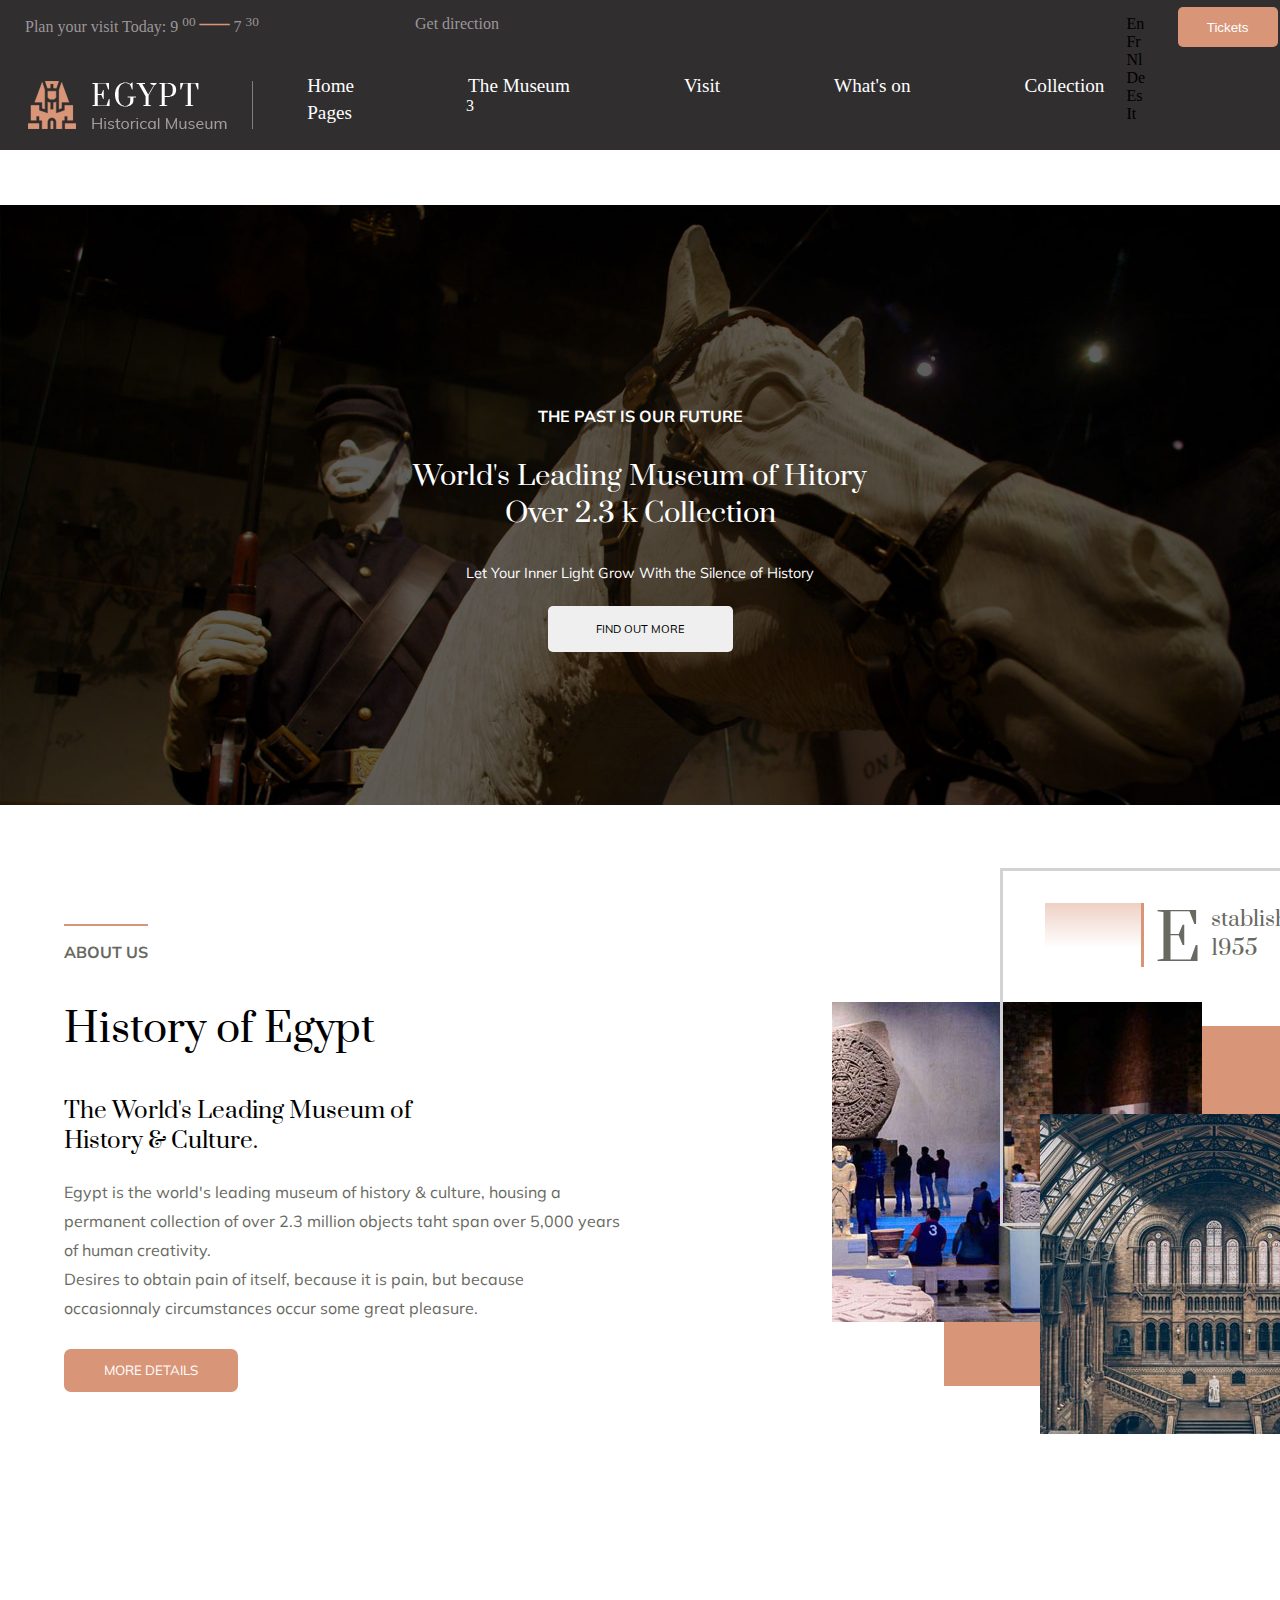
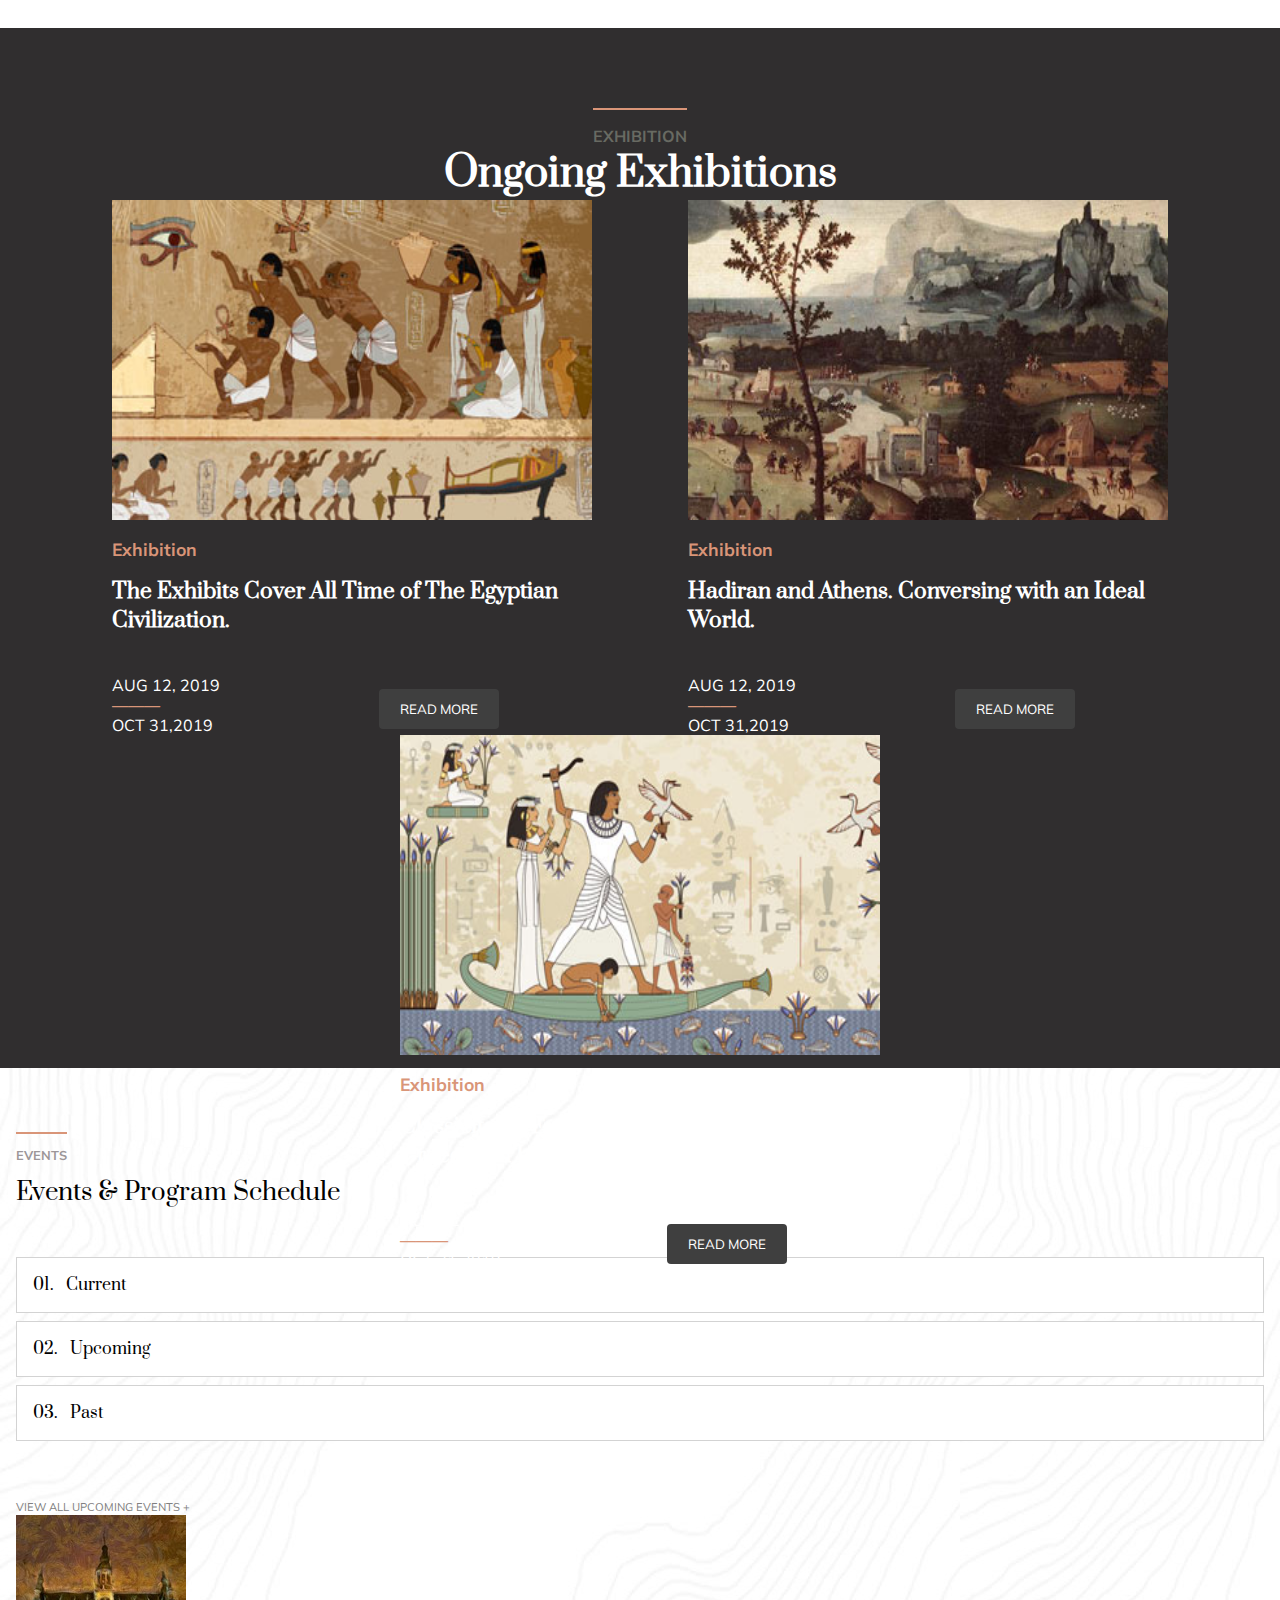
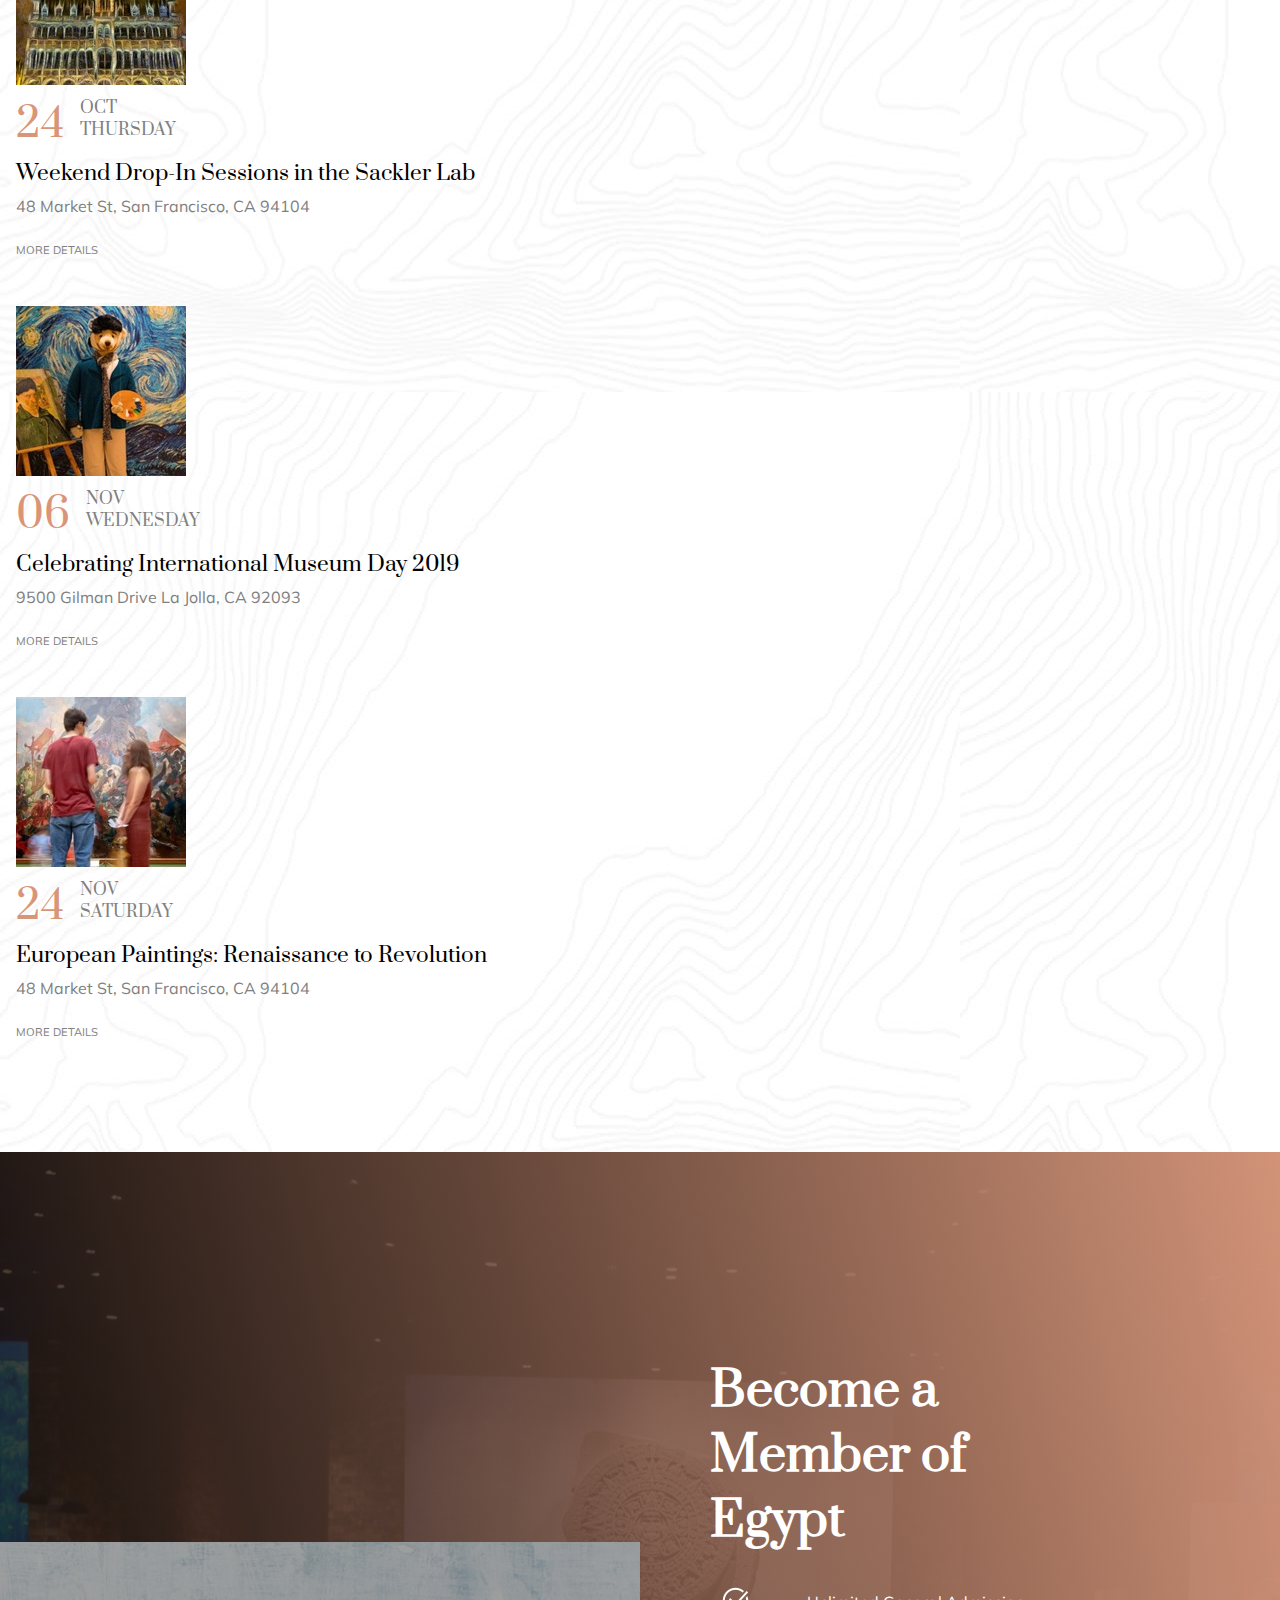
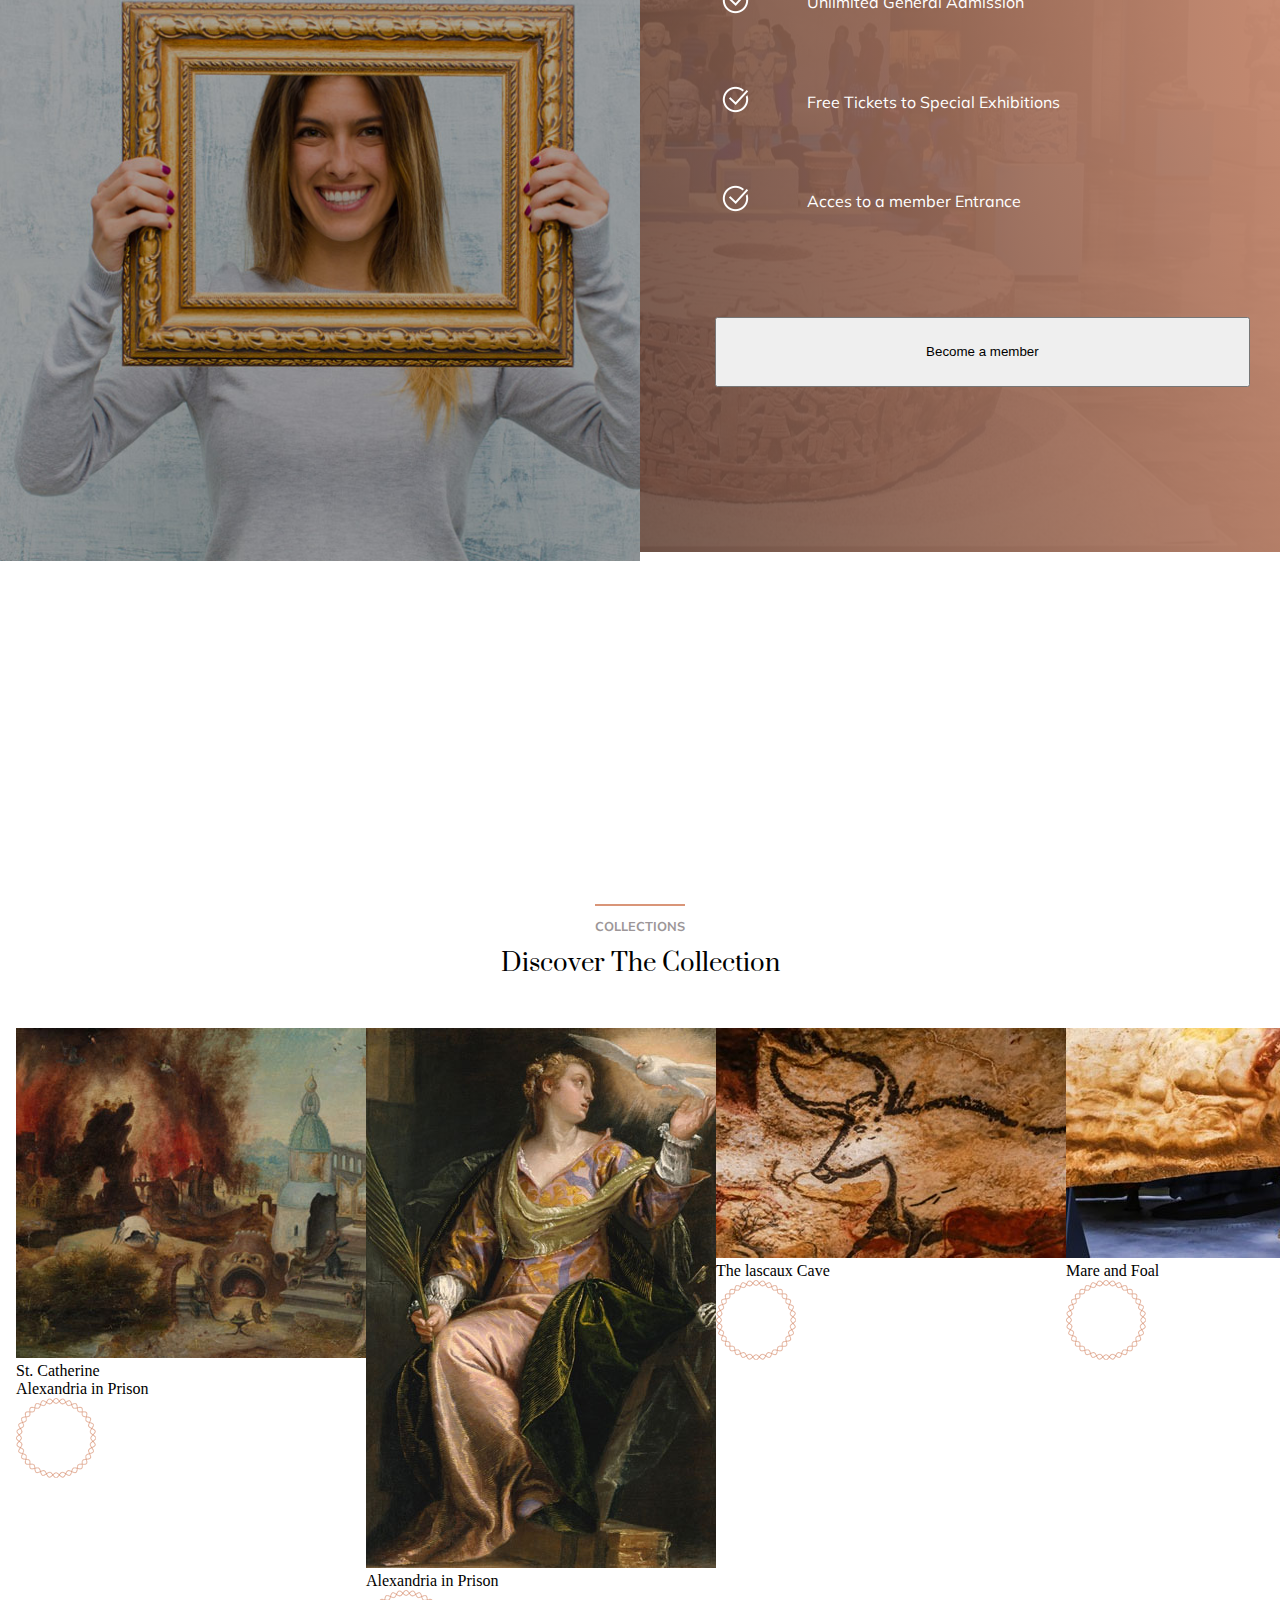
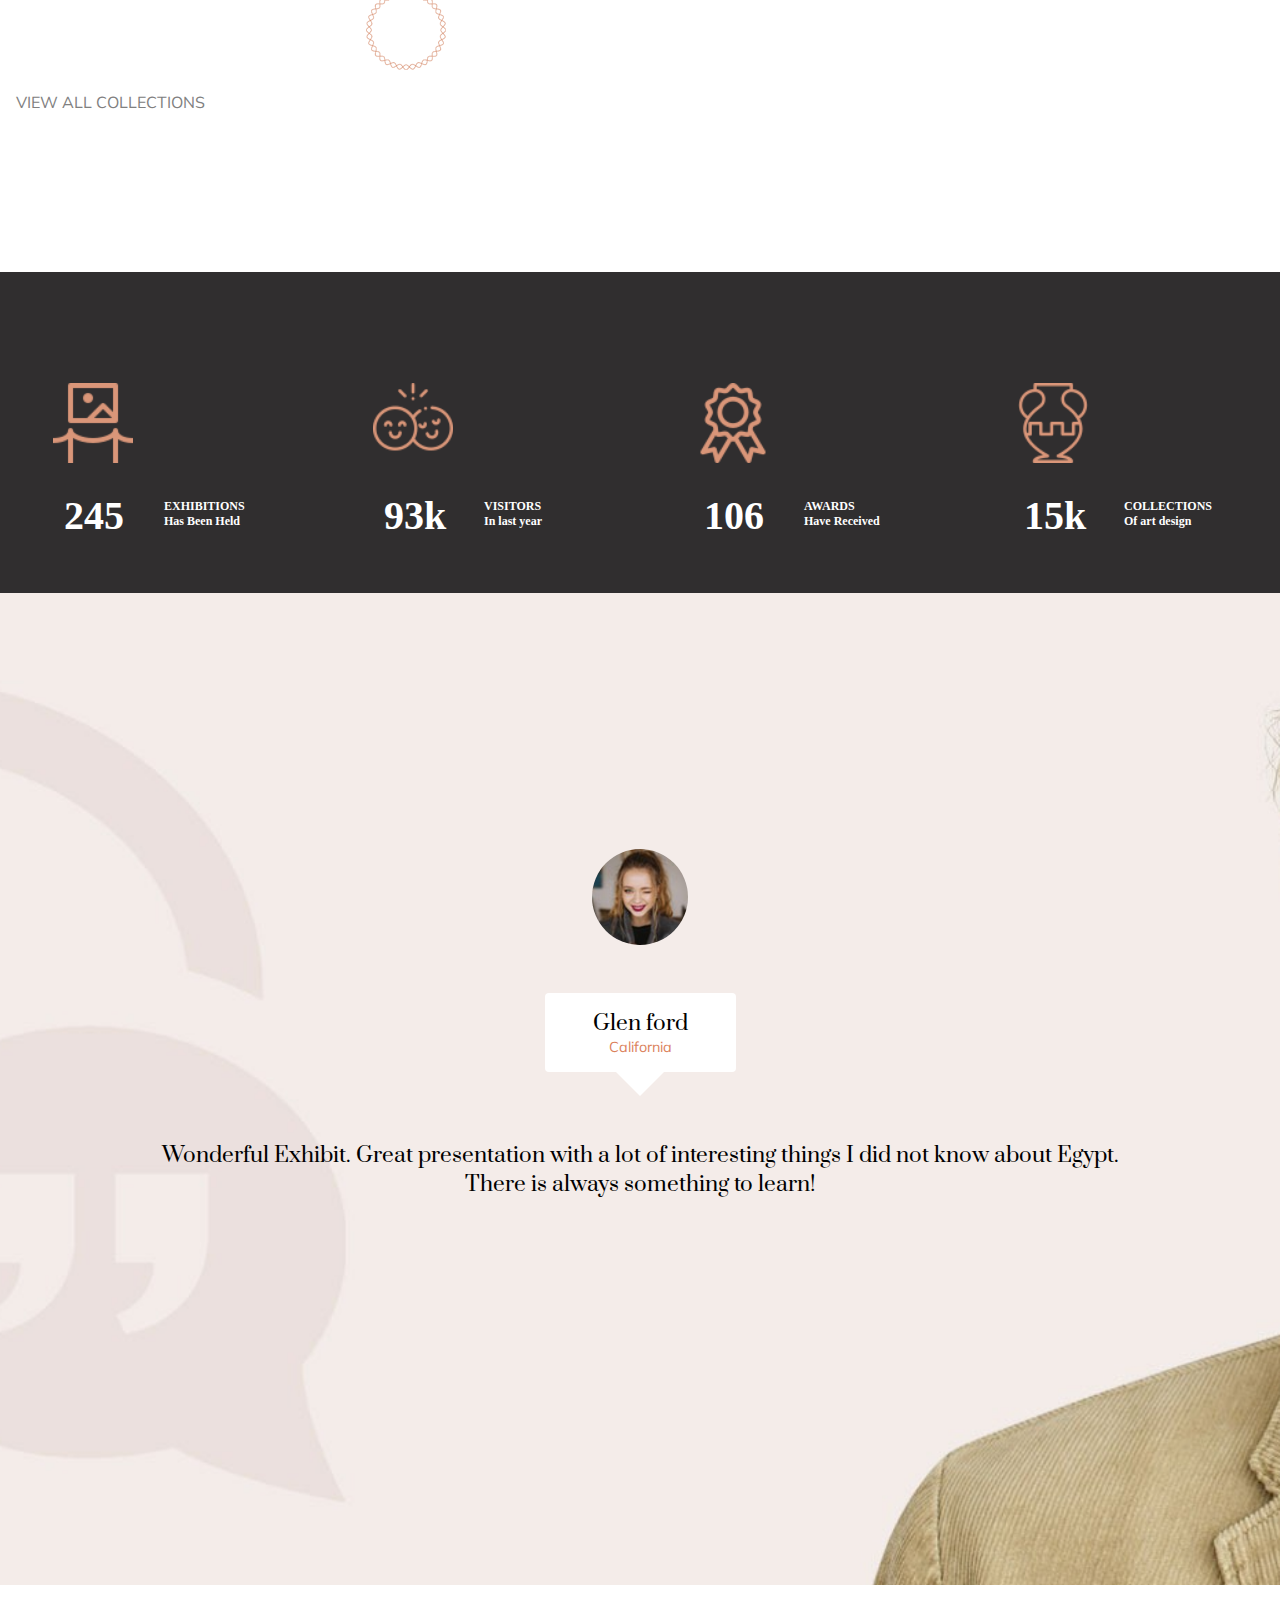
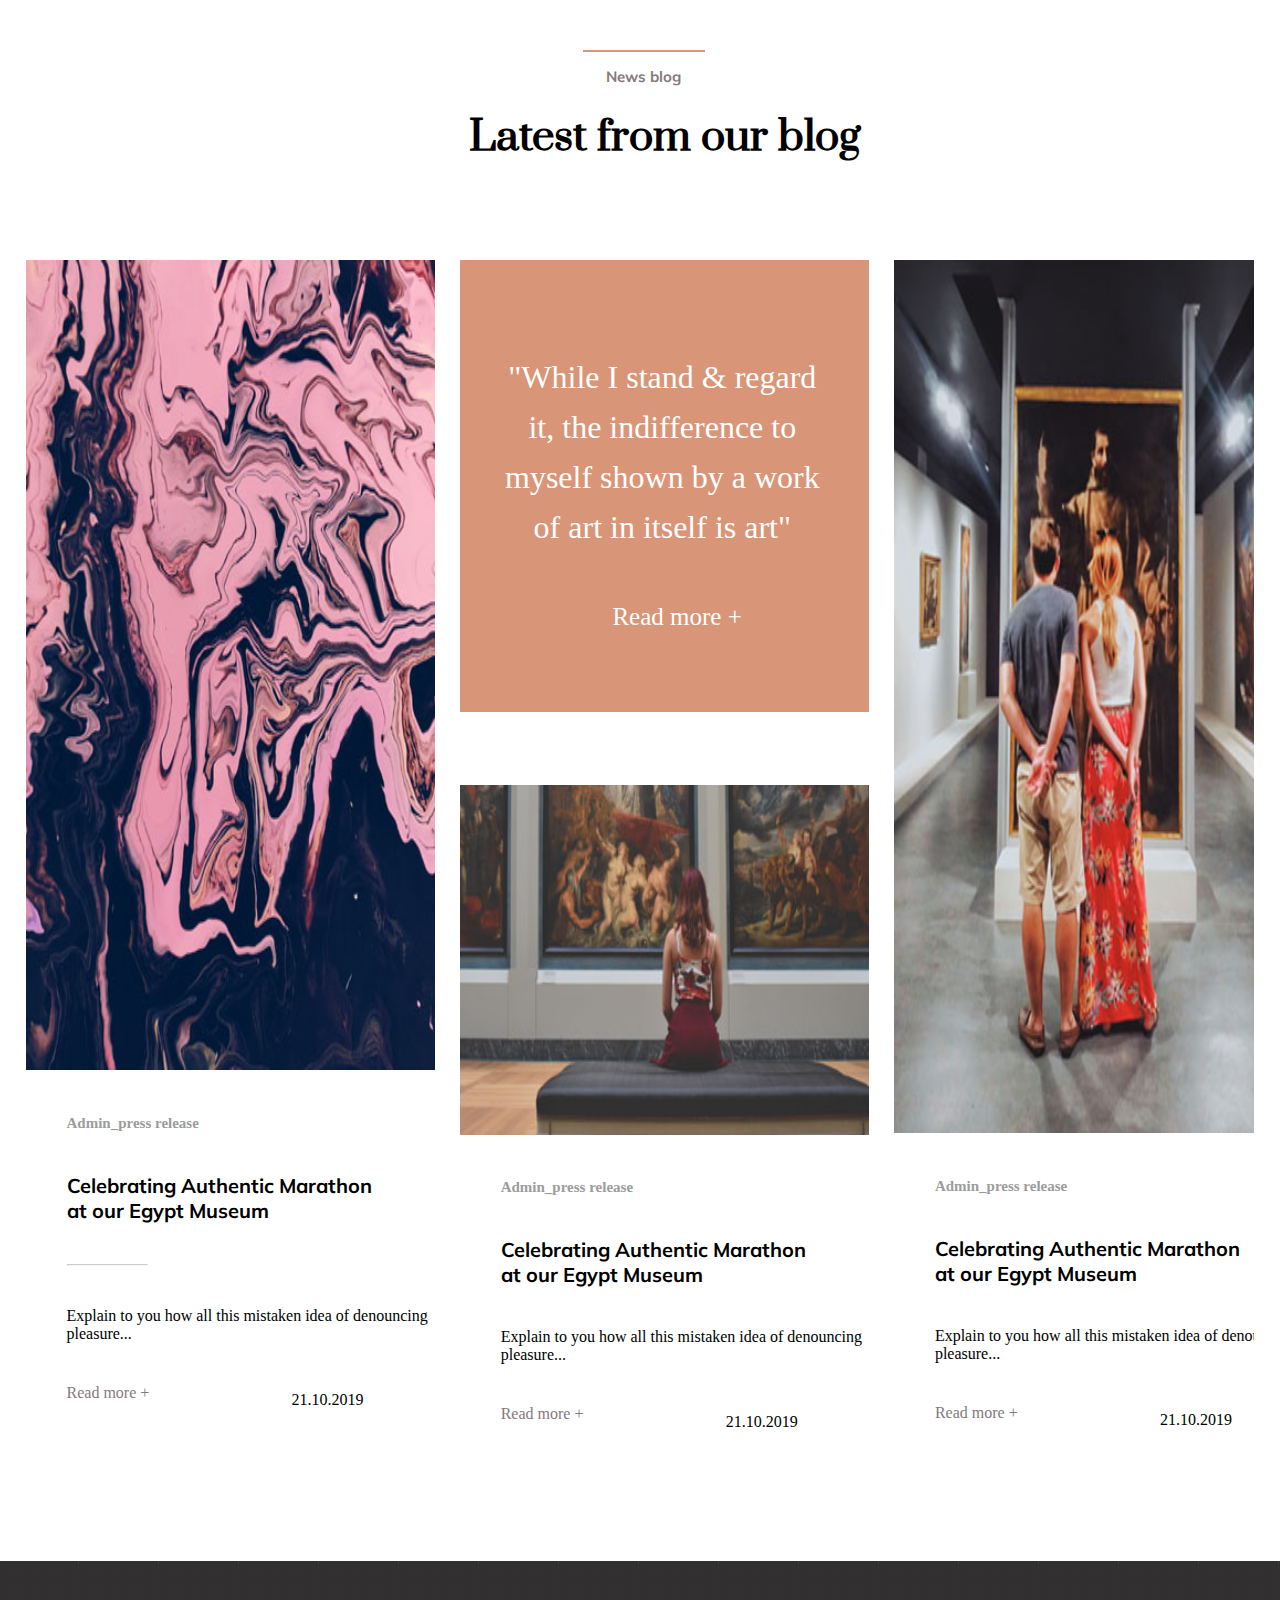
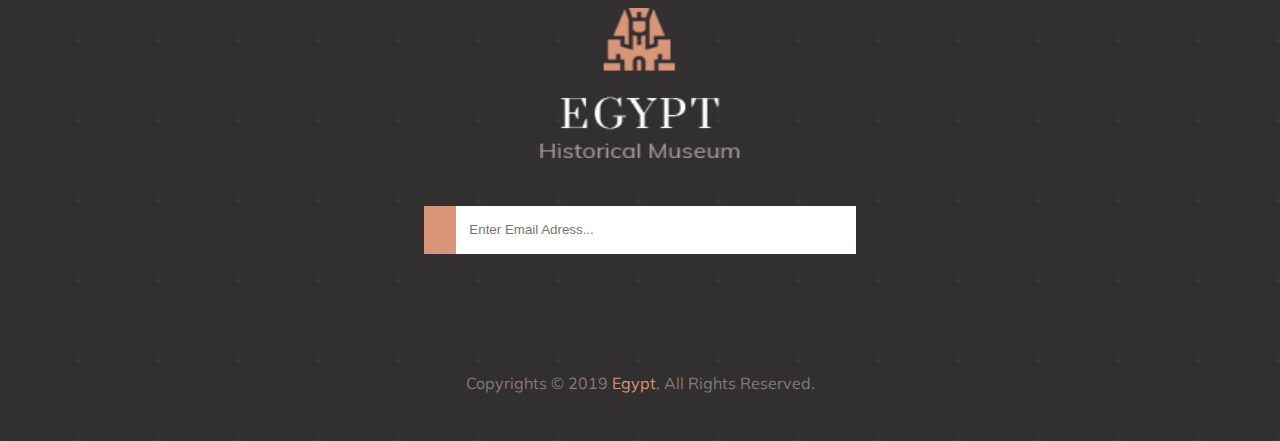
<file: index.html>
<!DOCTYPE html>
<html lang="en">
<head>
    <meta charset="UTF-8">
    <meta name="viewport" content="width=device-width, initial-scale=1.0">
    <link rel="stylesheet" href="https://use.fontawesome.com/releases/v5.5.0/css/all.css" integrity="sha384-B4dIYHKNBt8Bc12p+WXckhzcICo0wtJAoU8YZTY5qE0Id1GSseTk6S+L3BlXeVIU" crossorigin="anonymous">
    <link rel="stylesheet" href="style.css">
    <title>Home</title>
</head>
<body>

    <main>

        <!-- Header Austin -->

        <header>
            <nav class="navbar">
                <div class="navbar__time">
                    <p><i class="far fa-clock  icon__orange"></i> Plan your visit Today: 9 <sup>00</sup>  <span class="icon__orange"> <span style="font-size: 30px;">&#8213;</span></span> 7 <sup>30</sup>
                </div>

                <div class="navbar__plan">
                    <i class="far fa-map icon__orange"></i> Get direction</p>
                </div>

                <ul class="header__media-icons">

                    <li><a href="#"><i class="fab fa-facebook-f"></i></a></li>
                    <li><a href="#"><i class="fab fa-twitter"></i></a></li>
                    <li><a href="#"><i class="fab fa-instagram"></i></a></li>
                    <li><a href="#"><i class="fab fa-youtube-square"></i></a></li>
                </ul>

                <i class="fas fa-search navbar-loupe"></i>

                <ul class="navbar__languages">


                    <li>En</li>
                    <li>Fr</li>
                    <li>Nl</li>
                    <li>De</li>
                    <li>Es</li>
                    <li>It</li>
                </ul>

                <button class="button--orange"><a href="#">Tickets</a></button>

                <img src="images/light-logo.png" alt="light logo" class="navbar__light-logo">

                <ul class="navbar-links">
                    <li><a href="index.html">Home</a></li>
                    <li><a href="about.html">The Museum</a></li>
                    <li><a href="contact-us.html">Visit</a></li>
                    <li><a href="event-details.html">What's on</a></li>
                    <li><a href="events.html">Collection</a></li>
                    <li><a href="#">Pages</a></li>
                    <li><i class="fas fa-shopping-cart "></i> <sup>3</sup></li>
                </ul>
                <i class="fas fa-stream navbar__burger-menu-desk"></i>
                <i class="fas fa-bars navbar__burger-menu-mobile"></i>

            </nav>
        </header>

        <!-- slider home Gatean -->

        <section class="slider-home">
            <h1 class="slider-home__h1">THE PAST IS OUR FUTURE</h1>
            <h2 class="slider-home__h2">World's Leading Museum of Hitory<br>Over 2.3 k Collection</h2>
            <p class="slider-home__text">Let Your Inner Light Grow With the Silence of History</p>
            <button class="slider-home__button">FIND OUT MORE</button>
        </section>

        <!-- fin silder home  -->

        <!-- About us Tanya  -->

        <section class="about-us"> 

            <h2>ABOUT US</h2>
            <h3>History of Egypt</h3>
            <h4>The World's Leading Museum of History & Culture.</h4>
            <p class="about-us__text"> Egypt is the world's leading museum of history & culture, housing a permanent collection of over 2.3 million objects taht span over 5,000 years of human creativity.</p>
            <p class="about-us__text">Desires to obtain pain of itself, because it is pain, but because occasionnaly circumstances occur some great pleasure.</p>

            <a href="about.html" target="_blank"><button> MORE DETAILS </button></a>

            <div class="about-us__ensemble">
                <img src="images/about-2-1.jpg" alt="photo-about-1" class="about-us__ensemble__photo1">
                <img src="images/about-2-2.jpg" alt="photo-about-2" class="about-us__ensemble__photo2">
                <div class="about-us__ensemble__date">
                    <div class="about-us__ensemble__date__gradient"></div>
                    <p class="about-us__ensemble__date__maj"> <strong>E</strong> </p>
                    <p class="about-us__ensemble__date__text">stablished <br>1955</p>
                </div>
                <div class="about-us__ensemble__orange"></div>
            </div>



        </section>

        <!-- fin about us  -->

        <!-- exhibition Tanya  -->
        <section class="exhibition">

            <h2>EXHIBITION</h2>
            <h3>Ongoing Exhibitions</h3>

            <div class="exhibition__block">
                <img src="images/collections-3-1.jpg" alt="photo-collection-1" class="exhibition__block__photo">
                <h5>Exhibition</h5>
                <p class="exhibition__block__titre">The Exhibits Cover All Time of The Egyptian Civilization.</p>
                <p class="exhibition__block__date">AUG 12, 2019 <br> <strong class="exhibition__block__date__line">&#8213;&#8213;&#8213;</strong> OCT 31,2019 
                    <a href="events.html" target="_blank"><button class="exhibition__block__date__button">READ MORE</button></a>
                </p>
                
            </div>

            <div class="exhibition__block">
                <img src="images/collections-3-2.jpg" alt="photo-collection-2" class="exhibition__block__photo">
                <h5>Exhibition</h5>
                <p class="exhibition__block__titre">Hadiran and Athens. Conversing with an Ideal World.</p>
                <p class="exhibition__block__date">AUG 12, 2019 <br> <strong class="exhibition__block__date__line">&#8213;&#8213;&#8213;</strong> OCT 31,2019 
                    <a href="events.html" target="_blank"><button class="exhibition__block__date__button">READ MORE</button></a>
                </p>
            </div>

            <div class="exhibition__block">
                <img src="images/collections-3-3.jpg" alt="photo-collection-3" class="exhibition__block__photo">
                <h5>Exhibition</h5>
                <p class="exhibition__block__titre">Classicita ed Europa. The common destiny of Greeceand Italy.</p>
                <p class="exhibition__block__date">AUG 12, 2019 <br> <strong class="exhibition__block__date__line">&#8213;&#8213;&#8213;</strong> OCT 31,2019 
                    <a href="events.html" target="_blank"><button class="exhibition__block__date__button">READ MORE</button></a>
                </p>
            </div>

        </section>

        <!-- fin exhibition  -->

        <!-- Events Gatean -->

    <section class="events">
        <h2 class="events__h2">EVENTS</h2>
        <h3 class="events__h3">Events & Program Schedule</h3>
        <div class="events__button">
            <button class="events__nav">01. Current</button>
            <button class="events__nav">02. Upcoming</button>
            <button class="events__nav">03. Past</button>
        </div>
        <p><a href="#" class="events__upcoming">VIEW ALL UPCOMING EVENTS +</a></p>
        <div class="events__first-event">
            <img src="images/event-2-1.jpg" alt="Master's painting" class="event-2-1"/>
            <p class="events__date"><span class="events__number">24 </span><span class="events__month">OCT<br>THURSDAY</span></p>
            <p class="events__date"><span class="events__descript">Weekend Drop-In Sessions in the Sackler Lab</span></p>
            <p class="events__date"><span class="events__address">48 Market St, San Francisco, CA 94104</span></p>
            <p><a href="#" class="events__details">MORE DETAILS</a></p>
        </div>
        <div class="events__second-event">
            <img src="images/event-2-2.jpg" alt="Master's painting" class="event-2-2"/>
            <p class="events__date"><span class="events__number">06</span><span class="events__month">NOV<br/>WEDNESDAY</span></p>
            <p class="events__date"><span class="events__descript">Celebrating International Museum Day 2019</span></p>
            <p class="events__date"><span class="events__address">9500 Gilman Drive La Jolla, CA 92093</span></p>
            <p><a href="#" class="events__details">MORE DETAILS</a></p>
        </div>
        <div class="events__third-event">
            <img src="images/event-2-3.jpg" alt="Master's painting" class="event-2-3"/>
            <p class="events__date"><span class="events__number">24</span><span class="events__month">NOV<br/>SATURDAY</span></p>
            <p class="events__date"><span class="events__descript">European Paintings: Renaissance to Revolution</span></p>
            <p class="events__date"><span class="events__address">48 Market St, San Francisco, CA 94104</span></p>
            <p><a href="#" class="events__details">MORE DETAILS</a></p>
        </div>
    </section>

    <!-- fin events -->

    <!-- Become a member... Austin-->

    <section class="become-a-member">

        
        <div class="become-a-member__images">
            <i class="fas fa-play become-a-member__play"></i>
        </div>

        <h3>Become a Member of Egypt</h3>
        <table>
            <tr>
                <td> <img src="images/whiteCheckBox.png" alt="check"></td>
                <td>Unlimited General Admission</td>
            </tr>
            <tr>
                <td> <img src="images/whiteCheckBox.png" alt="check"></td>
                <td>Free Tickets to Special Exhibitions</td>
            </tr>
            <tr>
                <td> <img src="images/whiteCheckBox.png" alt="check"></td>
                <td>Acces to a member Entrance</td>
            </tr>
        </table>
        <div class="become-a-member__button">
            <button>Become a member</button>
        </div>    

    </section>

    <!-- fin become a member -->

    <!-- discover the collection gaetan  -->

        <section class="discover">
            <h2 class="discover__h2">COLLECTIONS</h2>
            <h3 class="discover__h3">Discover The Collection</h3>
            <div class="collection-container">
                <div class="discover__picture-1">
                    <img src="images/collections-2-1.jpg" alt="St. Catherine Alexandria in Prison" class="discover__collections"/>
                    <p class="discover__picture__descript">St. Catherine<br/>Alexandria in Prison</p>
                    <img src="images/collections-link-decor-1-1.png" alt="collections-link-decor-1-1" class="discover__picture__deco">
                </div>
                <div class="discover__picture-2">
                    <img src="images/collections-2-2.jpg" alt="Alexandria in Prison" class="discover__collections"/>
                    <p class="discover__picture__descript">Alexandria in Prison</p>
                    <img src="images/collections-link-decor-1-1.png" alt="collections-link-decor-1-1" class="discover__picture__deco">
                </div>
                <div class="discover__picture-3">
                    <img src="images/collections-2-3.jpg" alt="The lascaux Cave" class="discover__collections"/>
                    <p class="discover__picture__descript">The lascaux Cave</p> 
                    <img src="images/collections-link-decor-1-1.png" alt="collections-link-decor-1-1" class="discover__picture__deco">
                </div>
                <div class="discover__picture-4">
                    <img src="images/collections-2-5.jpg" alt="Mare and Foal" class="discover__collections"/>
                    <p class="discover__picture__descript">Mare and Foal</p>
                    <img src="images/collections-link-decor-1-1.png" alt="collections-link-decor-1-1" class="discover__picture__deco">
                </div>
                <div class="discover__picture-5">
                    <img src="images/collections-2-4.jpg" alt="Mercenary Soldiers In Ottoman" class="discover__collections"/>
                    <p class="discover__picture__descript">Mercenary Soldiers<br/>In Ottoman</p>
                    <img src="images/collections-link-decor-1-1.png" alt="collections-link-decor-1-1" class="discover__picture__deco">
                </div>
                <div class="discover__picture-6">
                    <img src="images/collections-2-6.jpg" alt="Tower of Babel (Babylon)" class="discover__collections"/>
                    <p class="discover__picture__descript">Tower of Babel (Babylon)</p>
                    <img src="images/collections-link-decor-1-1.png" alt="collections-link-decor-1-1" class="discover__picture__deco">
                </div>
            </div>
            <p><a href="#" class="all-collection">VIEW ALL COLLECTIONS</a></p>

        </section>

        <!-- fin collection  -->

        <!-- visite Austin  -->
        <section class="visit">
            <div class="visit__exhibition">
                <img src="images/exhibition-images/art-museum.png" />
            <h5>245</h5><p>EXHIBITIONS <br>Has Been Held </p></div>
            <div class="visit__visitors">
                <img src="images/exhibition-images/happy.png" />
                <h5>93k</h5><p>VISITORS<br>In last year</p></div>
            <div class="visit__awards">
                <img src="images/exhibition-images/award.png" />
                <h5>106</h5><p> AWARDS<br>Have Received</p></div>
            <div class="visit__collections">
                <img src="images/exhibition-images/ancient-jar-outline-in-a-museum.png" />
                <h5>15k</h5><p>COLLECTIONS<br>Of art design</p></div>
        </section>

        <!-- fin visite  -->

        <!-- testiminials Tanya  -->

        <section class="testimonials">
            <div class="testimonials__div1">
                <img src="images/testi-1-1.jpg" alt="testimonials__photo" style="border-radius: 50%; width: 6em;">
                <div class="testimonials__info">
                    <p class="testimonials__info__nom">Glen ford</p>
                    <p class="testimonials__info__city">California</p>
                </div>
                <p class="testimonials__text"> Wonderful Exhibit. Great presentation with a lot of interesting things I did not know about Egypt. There is always something to learn!</p>
            </div>
            <div class="testimonials__div2">
                <img src="images/testi-1-2.jpg" alt="testimonials__photo" style="border-radius: 50%; width: 6em;">
                <div class="testimonials__info">
                    <p class="testimonials__info__nom">Steve Rogers</p>
                    <p class="testimonials__info__city">California</p>
                </div>
                <p class="testimonials__text"> Wonderful Exhibit. Great presentation with a lot of interesting things I did not know about Egypt. There is always something to learn!</p>
            </div>
            <div class="testimonials__div3">
                <img src="images/testi-1-3.jpg" alt="testimonials__photo" style="border-radius: 50%; width: 6em;">
                <div class="testimonials__info">
                    <p class="testimonials__info__nom">Tony Stark</p>
                    <p class="testimonials__info__city">California</p>
                </div>
                <p class="testimonials__text"> Wonderful Exhibit. Great presentation with a lot of interesting things I did not know about Egypt. There is always something to learn!</p>
            </div>
            <div class="testimonials__next">
            </div>
        </section>

        <!-- fin testimonials  -->

        <!-- blog Austin -->

        <section class="blog">
            <h2>News blog</h2>
            <h3>Latest from our blog</h3>
            <div class="blog__div-1">
                <img src="images/blog-2-1.jpg" alt="image bloc 1">
                <h4 class = "admin">Admin_press release</h4>
                <h5>Celebrating Authentic Marathon at our Egypt Museum</h5>
                <hr class="blog__line">
                <p>Explain to you how all this mistaken idea of denouncing pleasure...</p>
                <a href="#">Read more +</a>
                <p class="event-date">21.10.2019</p>
            </div>
             <div class="blog__div-2">
                <p>"While I stand & regard it, the indifference to myself shown by a work of art in itself is art"</p>
                <a href="#">Read more +</a>
                <i class="fas fa-quote-right"></i>
            </div>
             <div class="blog__div-3">
                <img src="images/blog-2-3.jpg" alt="image blog 2">
                <h4 class = "admin">Admin_press release</h4>
                <h5>Celebrating Authentic Marathon at our Egypt Museum</h5>
                <p>Explain to you how all this mistaken idea of denouncing pleasure...</p>
                <a href="#">Read more +</a>
                <p class="event-date">21.10.2019</p>
            </div>
             <div class="blog__div-4">
                <img src="images/blog-2-2.jpg" alt="image blog 3">
                <h4 class = "admin">Admin_press release</h4>
                <h5>Celebrating Authentic Marathon at our Egypt Museum</h5>
                <p>Explain to you how all this mistaken idea of denouncing pleasure...</p>
                <a href="#">Read more +</a>
                <p class="event-date">21.10.2019</p>
            </div>
        </section>

        <!-- fin blog Austin  -->

        <!-- debut footer Tanya -->

        <footer>
            <img src="images/footer-logo-1-1.png" alt="photo-footer-logo" width="200" height="150">

            <div class="footer__mailinput">
                <i class="far fa-envelope footer__mailinput__icon"></i>
                <input type="mail" class="footer__mailinput__input" placeholder="Enter Email Adress...">
                <button type="submit" class="footer__mailinput__button"> <i class="fas fa-arrow-right"></i> </button>

            </div>

            <ul class="footer__media-icons">
                <li><a href="#"><i class="fab fa-facebook-f"></i></a></li>
                <li><a href="#"><i class="fab fa-twitter"></i></a></li>
                <li><a href="#"><i class="fab fa-instagram"></i></a></li>
                <li><a href="#"><i class="fab fa-youtube-square"></i></a></li>
            </ul>

            <p class="footer__copyrights"> Copyrights © 2019 <a href="#">Egypt</a>, All Rights Reserved.</p>
        </footer>

        <!-- fin du footer  -->

    </main>




    
</body>
</html>
</file>
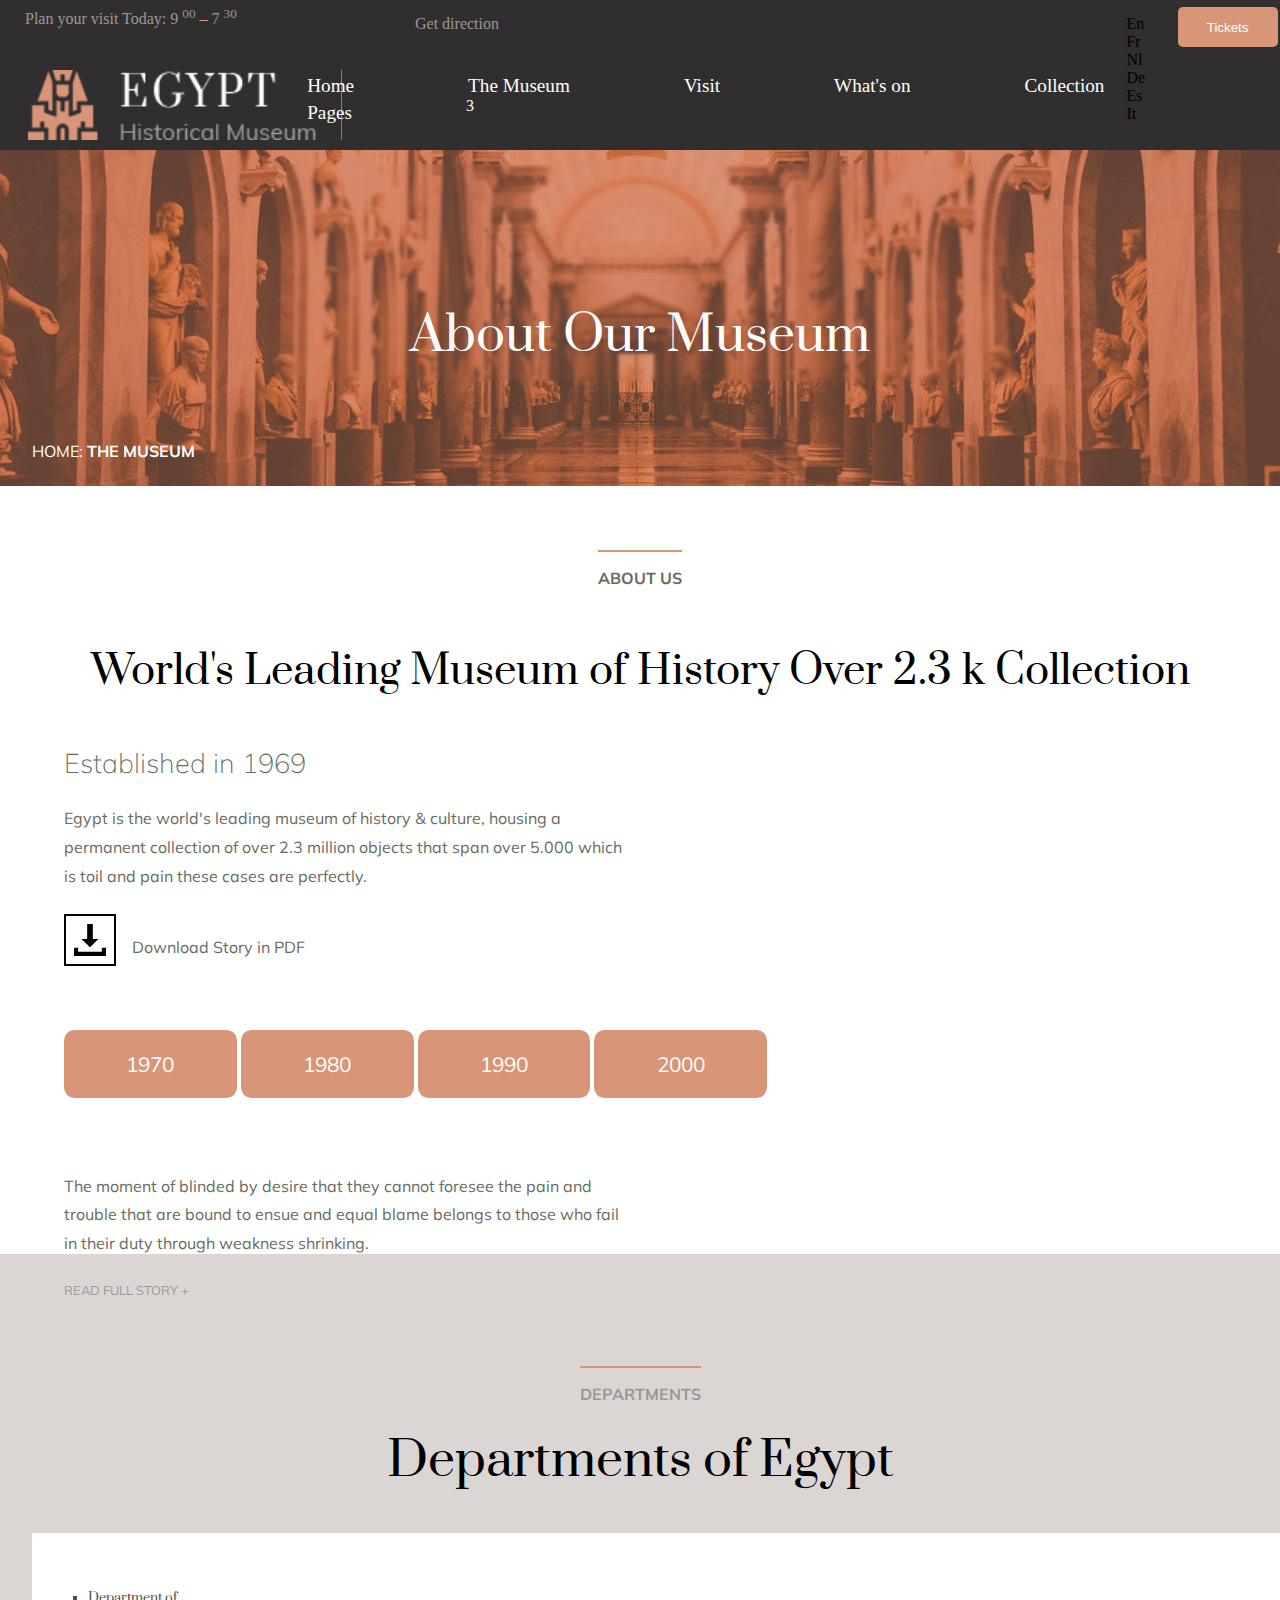
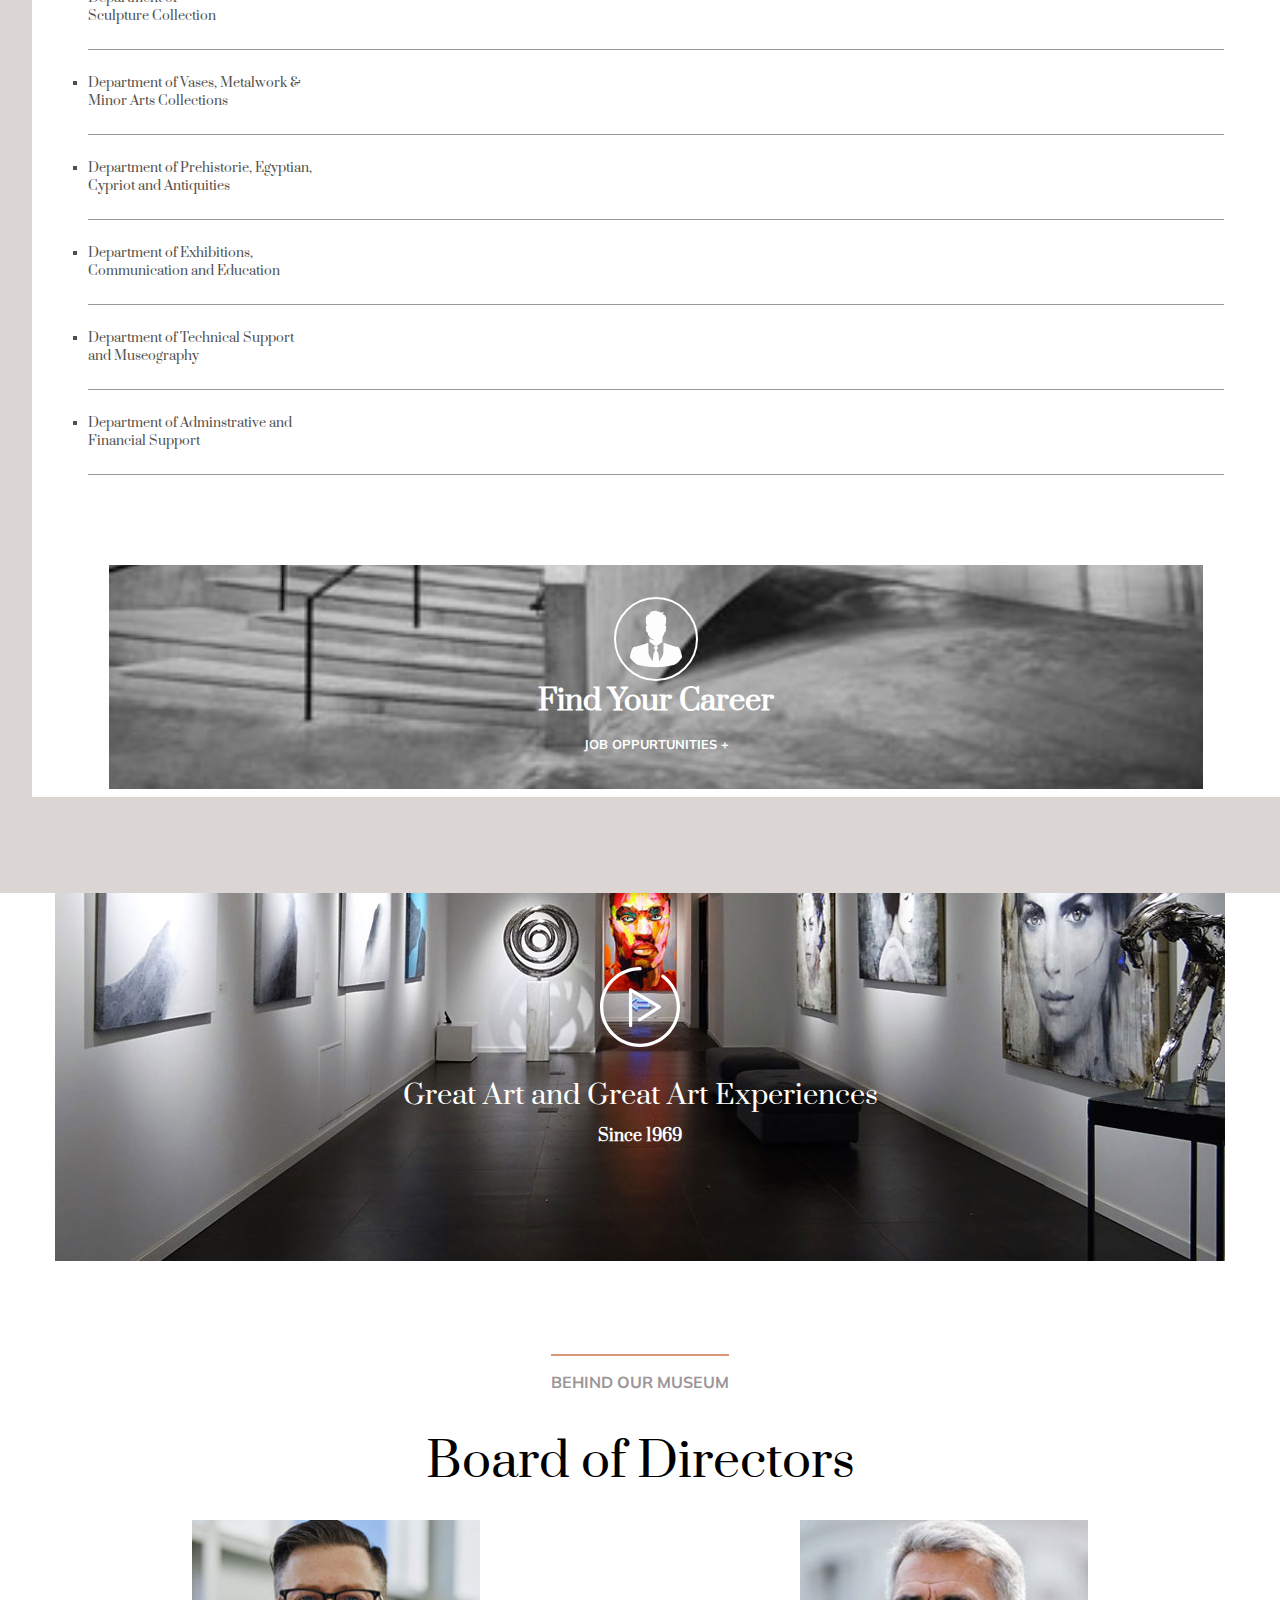
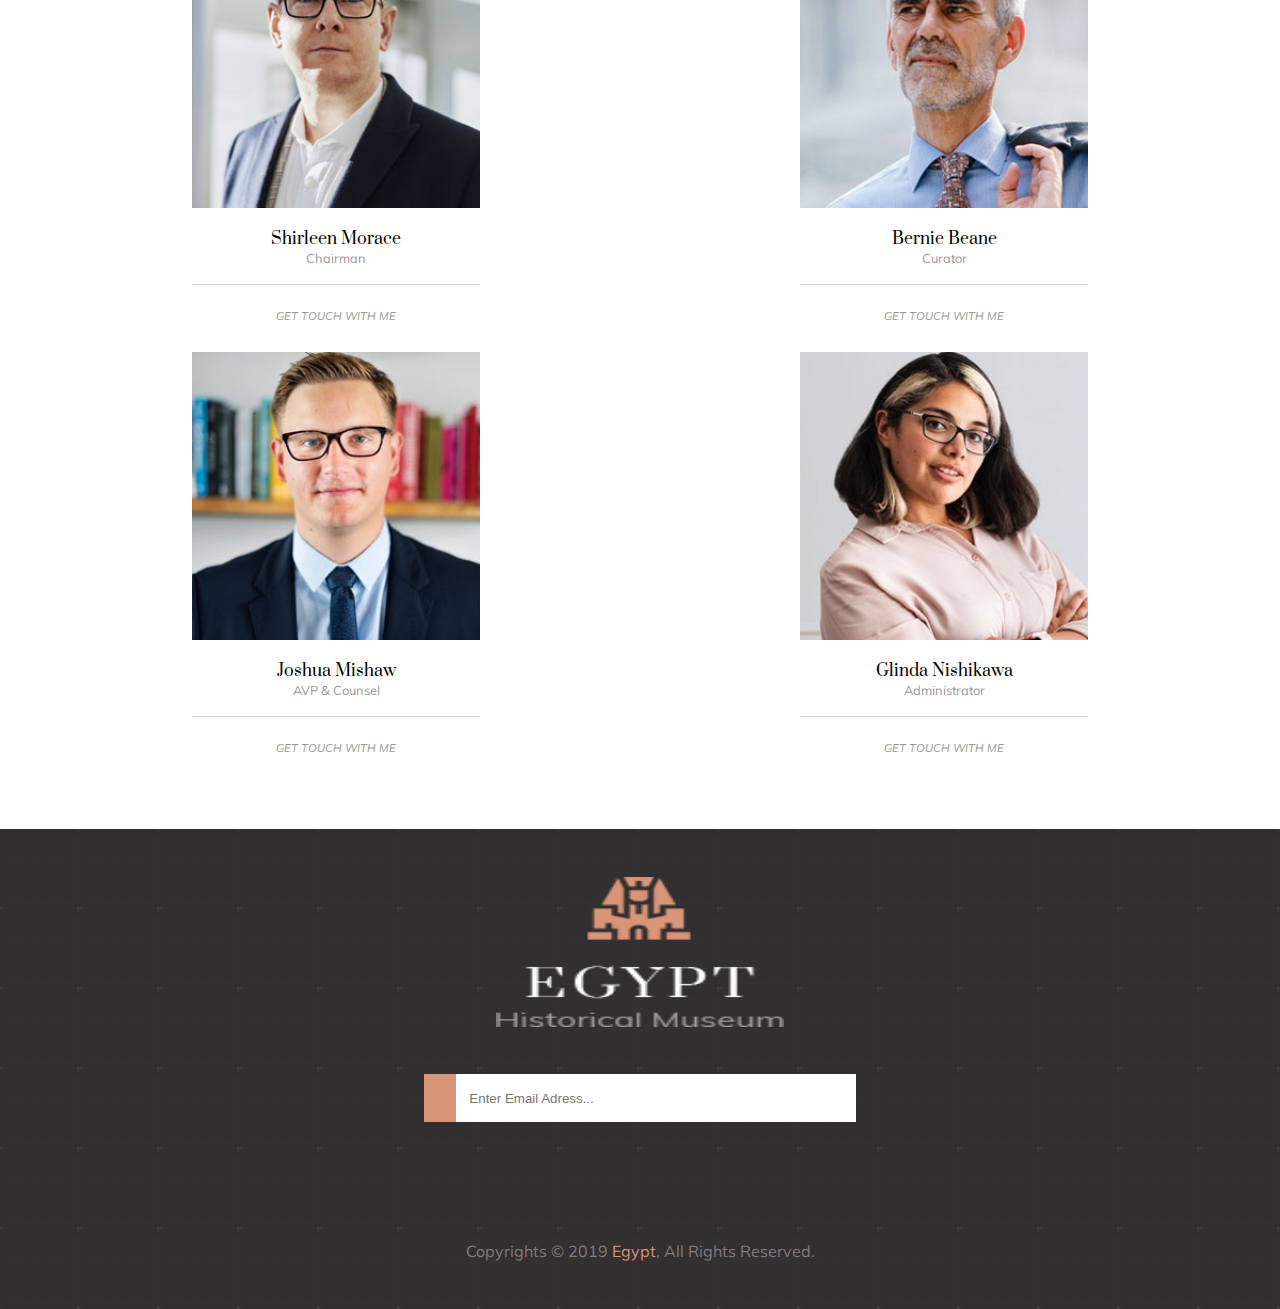
<file: about.html>
<!DOCTYPE html>
<html lang="en">
<head>
    <meta charset="UTF-8">
    <meta name="viewport" content="width=device-width, initial-scale=1.0">
    <link rel="stylesheet" href="https://use.fontawesome.com/releases/v5.5.0/css/all.css" integrity="sha384-B4dIYHKNBt8Bc12p+WXckhzcICo0wtJAoU8YZTY5qE0Id1GSseTk6S+L3BlXeVIU" crossorigin="anonymous">
    <link rel="stylesheet" href="style-about.css">
    <link rel="stylesheet" href="style.css">
    <title>About</title>
</head>
<body>

    <main>

        <!-- Header Austin -->

        <header>
            <nav class="navbar">
                <div class="navbar__time">
                    <p><i class="far fa-clock  icon__orange"></i> Plan your visit Today: 9 <sup>00</sup>  <span class="icon__orange">&#x2013;</span> 7 <sup>30</sup>
                </div>

                <div class="navbar__plan">
                    <i class="far fa-map orange__icon"></i> Get direction</p>
                </div>

                <ul class="media-icons">
                    <li><a href="#"><i class="fab fa-facebook-f"></i></a></li>
                    <li><a href="#"><i class="fab fa-twitter"></i></a></li>
                    <li><a href="#"><i class="fab fa-instagram"></i></a></li>
                    <li><a href="#"><i class="fab fa-youtube-square"></i></a></li>
                </ul>

                <i class="fas fa-search navbar-loupe"></i>

                <ul class="navbar__languages">


                    <li>En</li>
                    <li>Fr</li>
                    <li>Nl</li>
                    <li>De</li>
                    <li>Es</li>
                    <li>It</li>
                </ul>

                <button class="button--orange"><a href="#">Tickets</a></button>

                <img src="images/light-logo.png" alt="light logo" class="navbar__light-logo">

                <ul class="navbar-links">
                    <li><a href="index.html">Home</a></li>
                    <li><a href="about.html">The Museum</a></li>
                    <li><a href="contact-us.html">Visit</a></li>
                    <li><a href="event-details.html">What's on</a></li>
                    <li><a href="events.html">Collection</a></li>
                    <li><a href="#">Pages</a></li>
                    <li><i class="fas fa-shopping-cart"></i> <sup>3</sup></li>
                </ul>
                <i class="fas fa-stream navbar__burger-menu-desk"></i>
                <i class="fas fa-bars navbar__burger-menu-mobile"></i>

            </nav>
        </header>


        <section class="top">    <!--  top  -->
            <h2 class="top__title">About Our Museum</h2>
            <p class="top__home">HOME: <strong>THE MUSEUM</strong></p>
        </section>

        <section class="about-us">    <!--  about us  -->  
            <h2 class="about-us__title">ABOUT US</h2>
            <h3 class="about-us__h3">World's Leading Museum of History Over 2.3 k Collection</h3>
            <div class="about-us__established">
                <p class="about-us__established__year">Established in 1969</p>
                <p class="about-us__text">Egypt is the world's leading museum of history & culture, housing a
                   permanent collection of over 2.3 million objects that span over 5.000
                   which is toil and pain these cases are perfectly.</p>
                <img class="download-story" src="images/download.svg"/>
                <p class="download-story__text">Download Story in PDF</p>
            </div>
            <div class="about-us__button">
                <button class="about-us__button__year">1970</button>
                <button class="about-us__button__year">1980</button>
                <button class="about-us__button__year">1990</button>
                <button class="about-us__button__year">2000</button>
            </div>
                <p class="about-us__text">The moment of blinded by desire that they cannot foresee the pain and
                   trouble that are bound to ensue and equal blame belongs to those who fail
                   in their duty through weakness shrinking.</p>
                <p><a href="#" class="about-us__read">READ FULL STORY +</a></p>
        </section>

        <section class="departments">     <!--  departments  -->
            <h2 class="departments__title">DEPARTMENTS</h2>
            <h3 class="departments__h3">Departments of Egypt</h3>
            <div class="department__list">
                <ul>
                    <li class="department__list__list">Department of<br/>Sculpture Collection</li>
                    <li class="department__list__list">Department of Vases, Metalwork &<br/>Minor Arts Collections</li>
                    <li class="department__list__list">Department of Prehistorie, Egyptian,<br/>Cypriot and Antiquities</li>
                    <li class="department__list__list">Department of Exhibitions,<br/>Communication and Education</li>
                    <li class="department__list__list">Department of Technical Support<br/>and Museography</li>
                    <li class="department__list__list">Department of Adminstrative and<br/>Financial Support</li>
                </ul>
                <div class="carrer">
                    <img src="images/carrer-man.png" alt="office worker" class="carrer__image">                   
                    <p class="carrer__find">Find Your Career</span><br/><span class="carrer__jobop">JOB OPPURTUNITIES +</span></p>
                </div>
            </div>
        </section>

        <section class="video">              <!-- VIDEO -->                
                <p class="video__text">Great Art and Great Art Experiences</span><br/><span class="video__text__date">Since 1969</span></p>
                <img class="video__play-button" src="images/play-button.svg" />
        </section>

        <section class="board">     <!--   board   -->
            <h2 class="board__title">BEHIND OUR MUSEUM</h2>
            <h3 class="board__h3">Board of Directors</h3>
                <div class="board__team-photo">
                    <img src="images/team-1-1.jpg" alt="Sherleen Morace"/>
                    <p class="board__team-infos"><span class="board__team-name">Shirleen Morace</span><br><span class="board__team-job">Chairman</span></p>
                    <a href="#" class="board__link"><i class="fas fa-share-alt" class="board___link__icon"> GET TOUCH WITH ME</i></a>
                </div>
                <div class="board__team-photo">
                    <img src="images/team-1-2.jpg" alt="Bernie Beane"/>
                    <p class="board__team-infos"><span class="board__team-name">Bernie Beane</span><br><span class="board__team-job">Curator</span></p>
                    <a href="#" class="board__link"><i class="fas fa-share-alt" class="board___link__icon"> GET TOUCH WITH ME</i></a>
                </div>
                <div class="board__team-photo">
                    <img src="images/team-1-4.jpg" alt="Joshua Mishaw"/>
                    <p class="board__team-infos"><span class="board__team-name">Joshua Mishaw</span><br><span class="board__team-job">AVP & Counsel</span></p>
                    <a href="#" class="board__link"><i class="fas fa-share-alt" class="board___link__icon"> GET TOUCH WITH ME</i></a>
                </div>
                <div class="board__team-photo">
                    <img src="images/team-1-3.jpg" alt="Glinda Nishikawa"/>
                    <p class="board__team-infos"><span class="board__team-name">Glinda Nishikawa</span><br><span class="board__team-job">Administrator</span></p>
                    <a href="#" class="board__link"><i class="fas fa-share-alt" class="board___link__icon"> GET TOUCH WITH ME</i></a>
                </div>
        </section>


        

        <footer>
            <img src="images/footer-logo-1-1.png" alt="photo-footer-logo" width="200" height="150">

            <div class="footer__mailinput">
                <i class="far fa-envelope footer__mailinput__icon"></i>
                <input type="mail" class="footer__mailinput__input" placeholder="Enter Email Adress...">
                <button type="submit" class="footer__mailinput__button"> <i class="fas fa-arrow-right"></i> </button>
            </div>

            <ul class="media-icons">
                <li><a href="#"><i class="fab fa-facebook-f"></i></a></li>
                <li><a href="#"><i class="fab fa-twitter"></i></a></li>
                <li><a href="#"><i class="fab fa-instagram"></i></a></li>
                <li><a href="#"><i class="fab fa-youtube-square"></i></a></li>
            </ul>

            <p class="footer__copyrights"> Copyrights © 2019 <a href="#">Egypt</a>, All Rights Reserved.</p>
        </footer>
    </main>
</body>
</html>
</file>
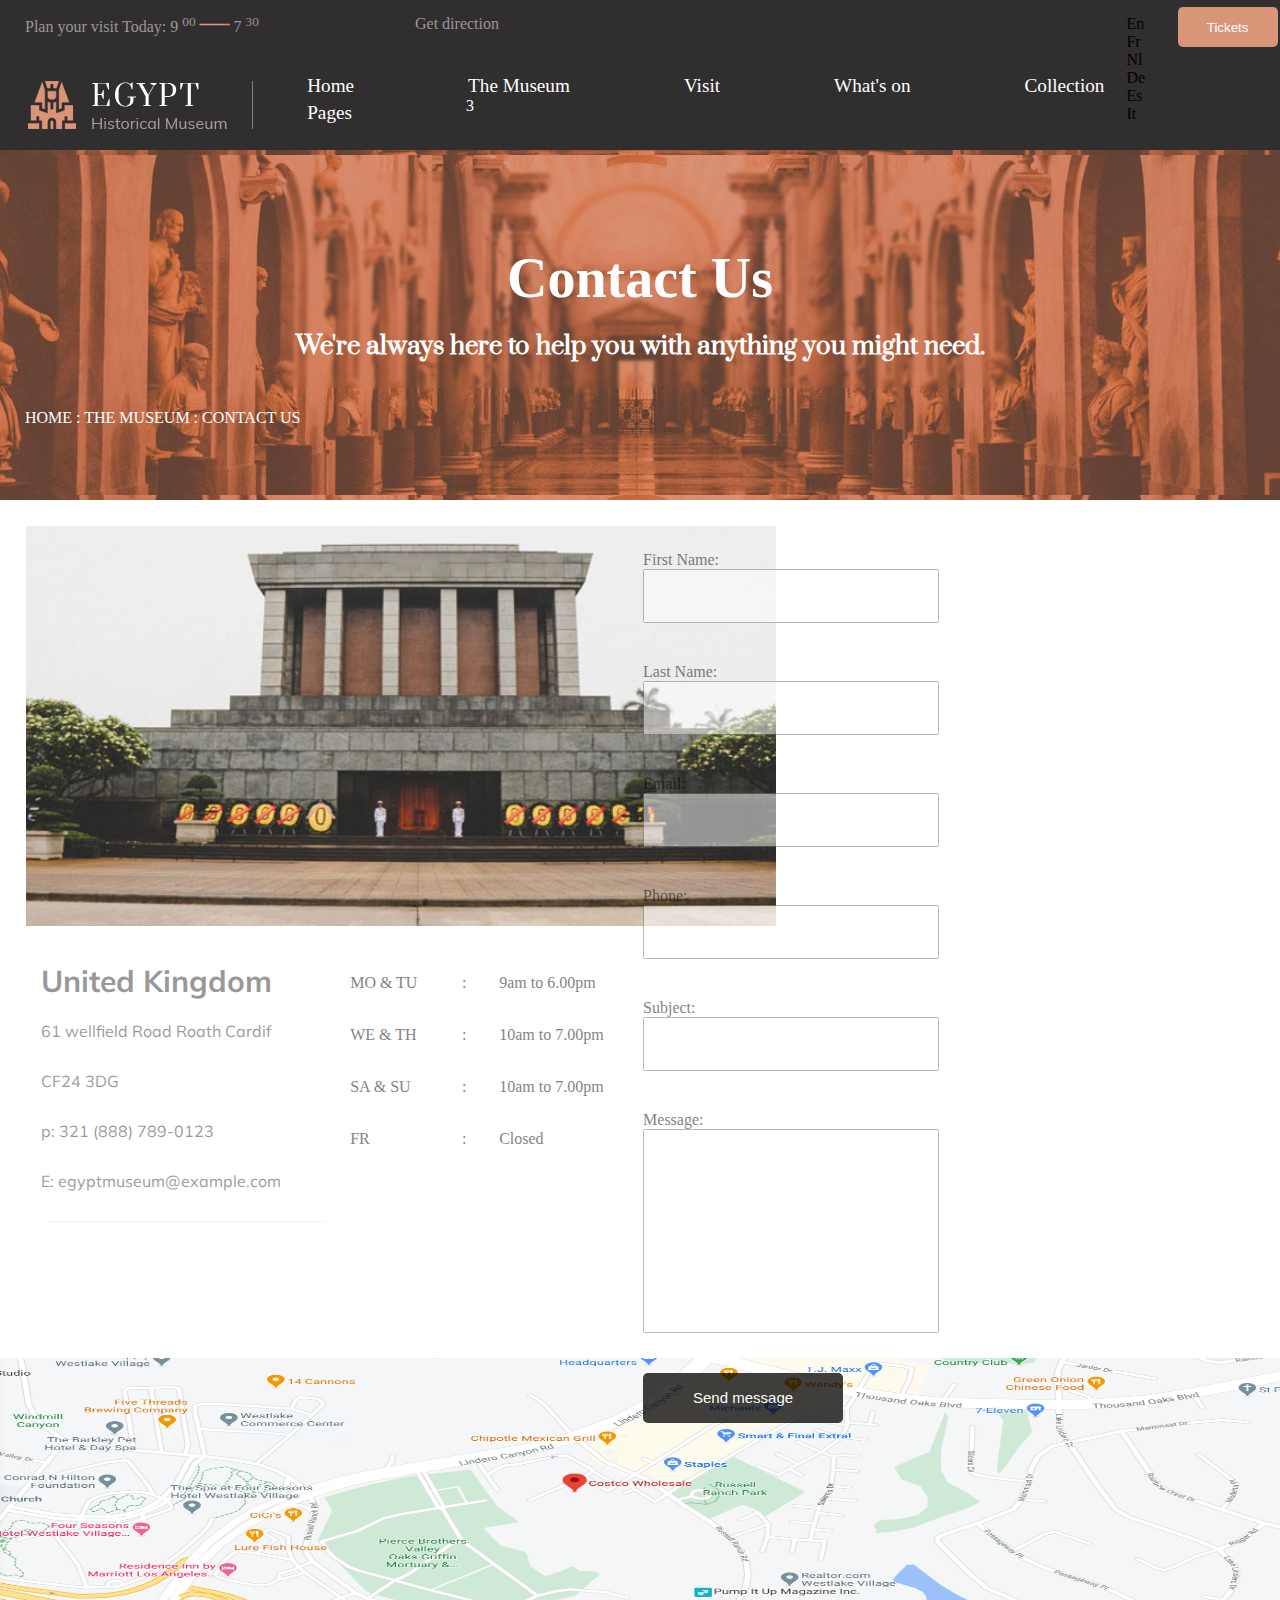
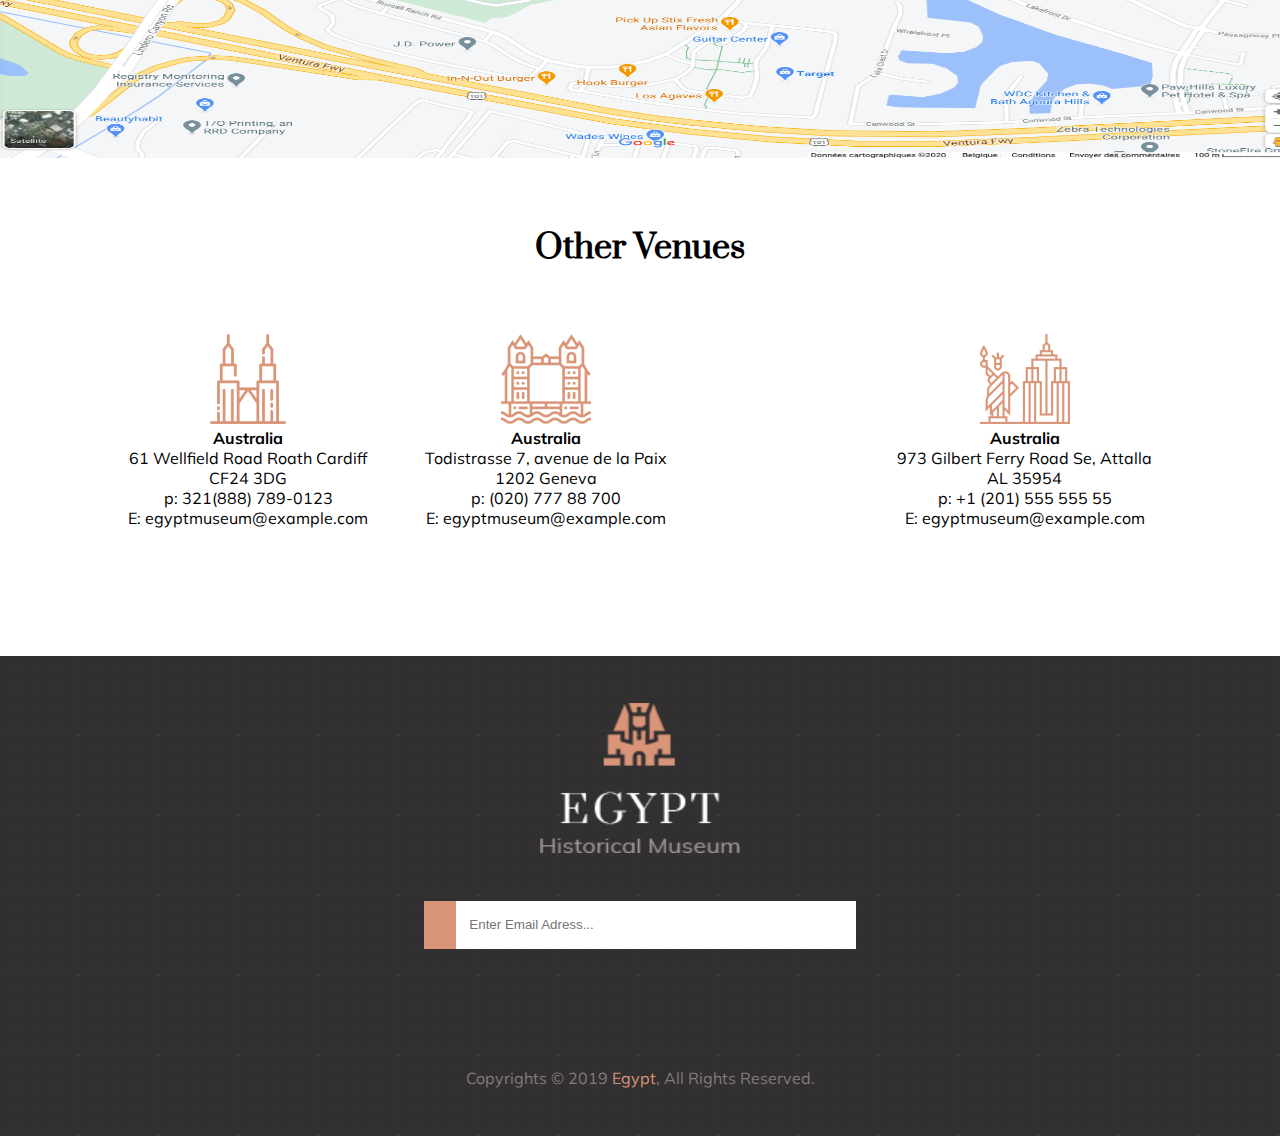
<file: contact-us.html>
<!DOCTYPE html>
<html lang="en">
<head>
    <meta charset="UTF-8">
    <meta name="viewport" content="width=device-width, initial-scale=1.0">
    <link rel="stylesheet" href="https://use.fontawesome.com/releases/v5.5.0/css/all.css" integrity="sha384-B4dIYHKNBt8Bc12p+WXckhzcICo0wtJAoU8YZTY5qE0Id1GSseTk6S+L3BlXeVIU" crossorigin="anonymous">
    <link rel="stylesheet" href="style.css">
    <link rel="stylesheet" href="style-contact-us.css">
    <title>Contact Us</title>
</head>
<body>
    <header>
        <nav class="navbar">
            <div class="navbar__time">
                <p><i class="far fa-clock  icon__orange"></i> Plan your visit Today: 9 <sup>00</sup>  <span class="icon__orange"> <span style="font-size: 30px;">&#8213;</span></span> 7 <sup>30</sup>
            </div>

            <div class="navbar__plan">
                <i class="far fa-map icon__orange"></i> Get direction</p>
            </div>

            <ul class="header__media-icons">

                <li><a href="#"><i class="fab fa-facebook-f"></i></a></li>
                <li><a href="#"><i class="fab fa-twitter"></i></a></li>
                <li><a href="#"><i class="fab fa-instagram"></i></a></li>
                <li><a href="#"><i class="fab fa-youtube-square"></i></a></li>
            </ul>

            <i class="fas fa-search navbar-loupe"></i>

            <ul class="navbar__languages">


                <li>En</li>
                <li>Fr</li>
                <li>Nl</li>
                <li>De</li>
                <li>Es</li>
                <li>It</li>
            </ul>

            <button class="button--orange"><a href="#">Tickets</a></button>

            <img src="images/light-logo.png" alt="light logo" class="navbar__light-logo">

            <ul class="navbar-links">
                <li><a href="index.html">Home</a></li>
                <li><a href="about.html">The Museum</a></li>
                <li><a href="contact-us.html">Visit</a></li>
                <li><a href="event-details.html">What's on</a></li>
                <li><a href="events.html">Collection</a></li>
                <li><a href="#">Pages</a></li>
                <li><i class="fas fa-shopping-cart "></i> <sup>3</sup></li>
            </ul>
            <i class="fas fa-stream navbar__burger-menu-desk"></i>
            <i class="fas fa-bars navbar__burger-menu-mobile"></i>

        </nav>
    </header>
        <!-- fin du header  -->


        <!-- contact-us main debut  -->

        <main class="contact-us">
            <div class="contact-us-head">
                <h2>Contact Us</h2>
                <h3>We're always here to help you with anything you might need.</h3>
                <p>Home : The museum : <a>Contact us</a> </p>
            </div>


           
            <!-- ecritures sous l'image  -->

            <div class="contact-us__info-wrapper">

                <img src="images/contact-1-1.jpg" alt="contact image" class="contact-us__first-image">


            
                <div class="contact-us__info">
                <h4>United Kingdom</h4>
                <p>
                    61 wellfield Road Roath Cardif 
                <br> CF24 3DG
                <br>p: 321 (888) 789-0123
                <br>E: egyptmuseum@example.com
                </p>

                <hr style="opacity: 20%;">
                </div>   
                

                <table class="contact-us__tabel">
                
                    <tr>
                        <td>MO & TU</td>
                        <td> : </td>
                        <td>9am to 6.00pm</td>
                    </tr>
                    <tr>
                        <td>WE & TH</td>
                        <td> : </td>
                        <td>10am to 7.00pm</td>
                    </tr>
                    <tr>
                        <td>SA & SU</td>
                        <td> : </td>
                        <td>10am to 7.00pm</td>
                    </tr>
                    <tr>
                        <td>FR</td>
                        <td> : </td>
                        <td>Closed</td>
                    </tr>

                    
                </table>

                <!-- les inputs -->

                <div class="contact-us-div-send-messages">


                    <div class="contact-us-inputs">
                        
                        <label for="first-name">First Name:</label>
                        <input type="text" class="contact-us-inputs-first-name" name="first-name">
                        
                        <label for="last-name">Last Name:</label>
                        <input type="text" class="contact-us-inputs-last-name" name="last-name">
                        
                        <label for="email">Email:</label>
                        <input type="text" class="contact-us-inputs-email" name="email">                
                        
                        <label for="phone">Phone:</label>
                        <input type="text" class="contact-us-inputs-phone" name="phone">                
                        
                        <label for="subject">Subject:</label>
                        <input type="text" class="contact-us-inputs-subject" name="subject">               
                        
                        <label for="message">Message:</label>
                        <input type="text" class="contact-us-inputs-message" name="message" style="height: 200px;">               
                    </div>

                    <button class="contact-us-inputs-button">Send message</button>
            </div>   
                 </div>
                <!-- google map -->

                <div class="contact-us-google-map">
                    <img src="images/map-contact-us.png" alt="">
                </div>

                <!-- le venues  -->

                <div class="contact-us-venue">

                    <h3>Other Venues</h3>

                    <div class="contact-us-venue-autralia">
                        <img src="images/venue-1-1.png" alt="venue 1">
                        <h4> Australia</h4>
                        <p class="contact-us-venue-street">61 Wellfield Road Roath Cardiff <br> CF24 3DG</p>
                        <p class="contact-us-venue-phone">p: 321(888) 789-0123</p>
                        <p class="contact-us-venue-mail">E: egyptmuseum@example.com</p>
                    </div>

                    <div class="contact-us-venue-america">
                        <img src="images/venue-1-2.png" alt="venue 2">
                        <h4> Australia</h4>
                        <p class="contact-us-venue-street">973 Gilbert Ferry Road Se, Attalla <br> AL 35954</p>
                        <p class="contact-us-venue-phone">p: +1 (201) 555 555 55</p>
                        <p class="contact-us-venue-mail">E: egyptmuseum@example.com</p>
                    </div>

                    <div class="contact-us-venue-autralia-2">
                        <img src="images/venue-1-3.png" alt="venue 3">
                        <h4> Australia</h4>
                        <p class="contact-us-venue-street">Todistrasse 7, avenue de la Paix<br> 1202 Geneva</p>
                        <p class="contact-us-venue-phone">p: (020) 777 88 700</p>
                        <p class="contact-us-venue-mail">E: egyptmuseum@example.com</p>
                    </div>
                
                </div>
            </div>

            <!-- debut footer Tanya -->

            <footer>
                <img src="images/footer-logo-1-1.png" alt="photo-footer-logo" width="200" height="150">

                <div class="footer__mailinput">
                    <i class="far fa-envelope footer__mailinput__icon"></i>
                    <input type="mail" class="footer__mailinput__input" placeholder="Enter Email Adress...">
                    <button type="submit" class="footer__mailinput__button"> <i class="fas fa-arrow-right"></i> </button>

                </div>

                <ul class="footer__media-icons">
                    <li><a href="#"><i class="fab fa-facebook-f"></i></a></li>
                    <li><a href="#"><i class="fab fa-twitter"></i></a></li>
                    <li><a href="#"><i class="fab fa-instagram"></i></a></li>
                    <li><a href="#"><i class="fab fa-youtube-square"></i></a></li>
                </ul>

                <p class="footer__copyrights"> Copyrights © 2019 <a href="#">Egypt</a>, All Rights Reserved.</p>
            </footer>

        <!-- fin du footer  -->
        </main>

    </header>
</body>
</html>
</file>
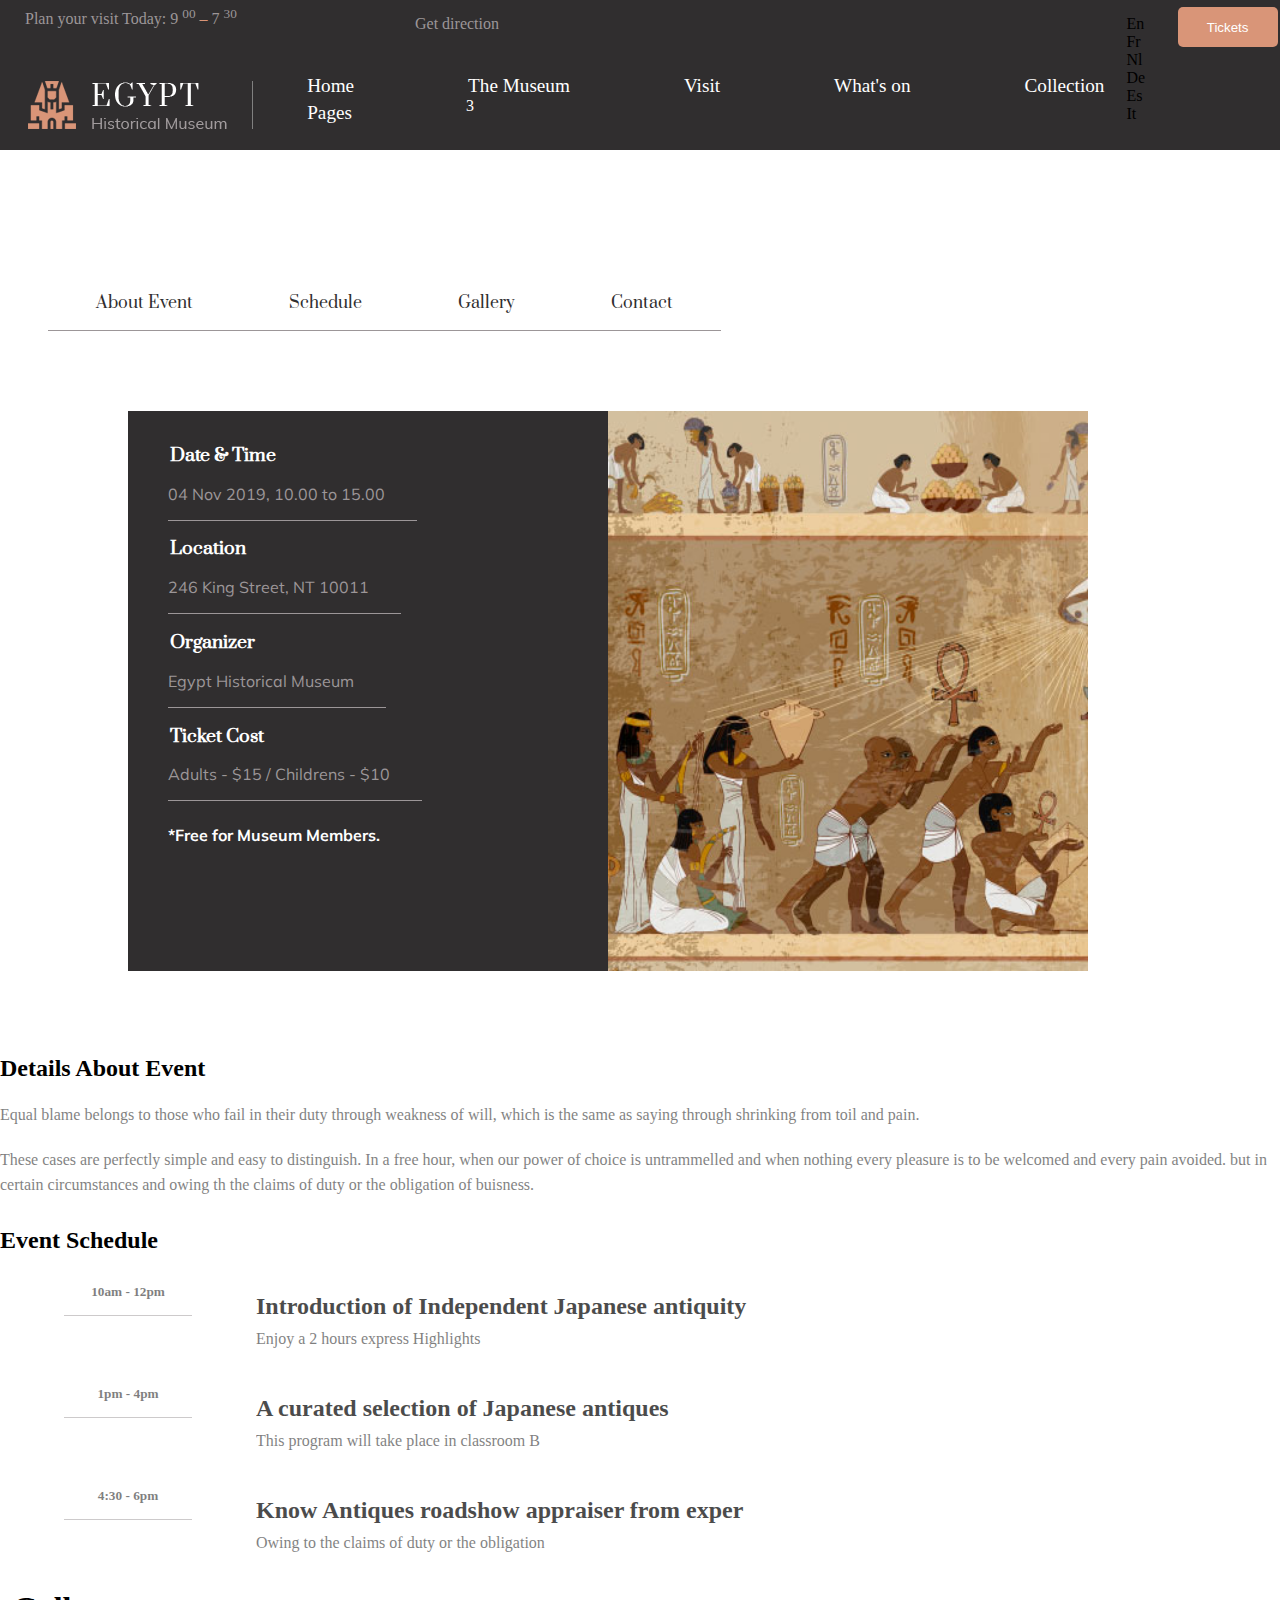
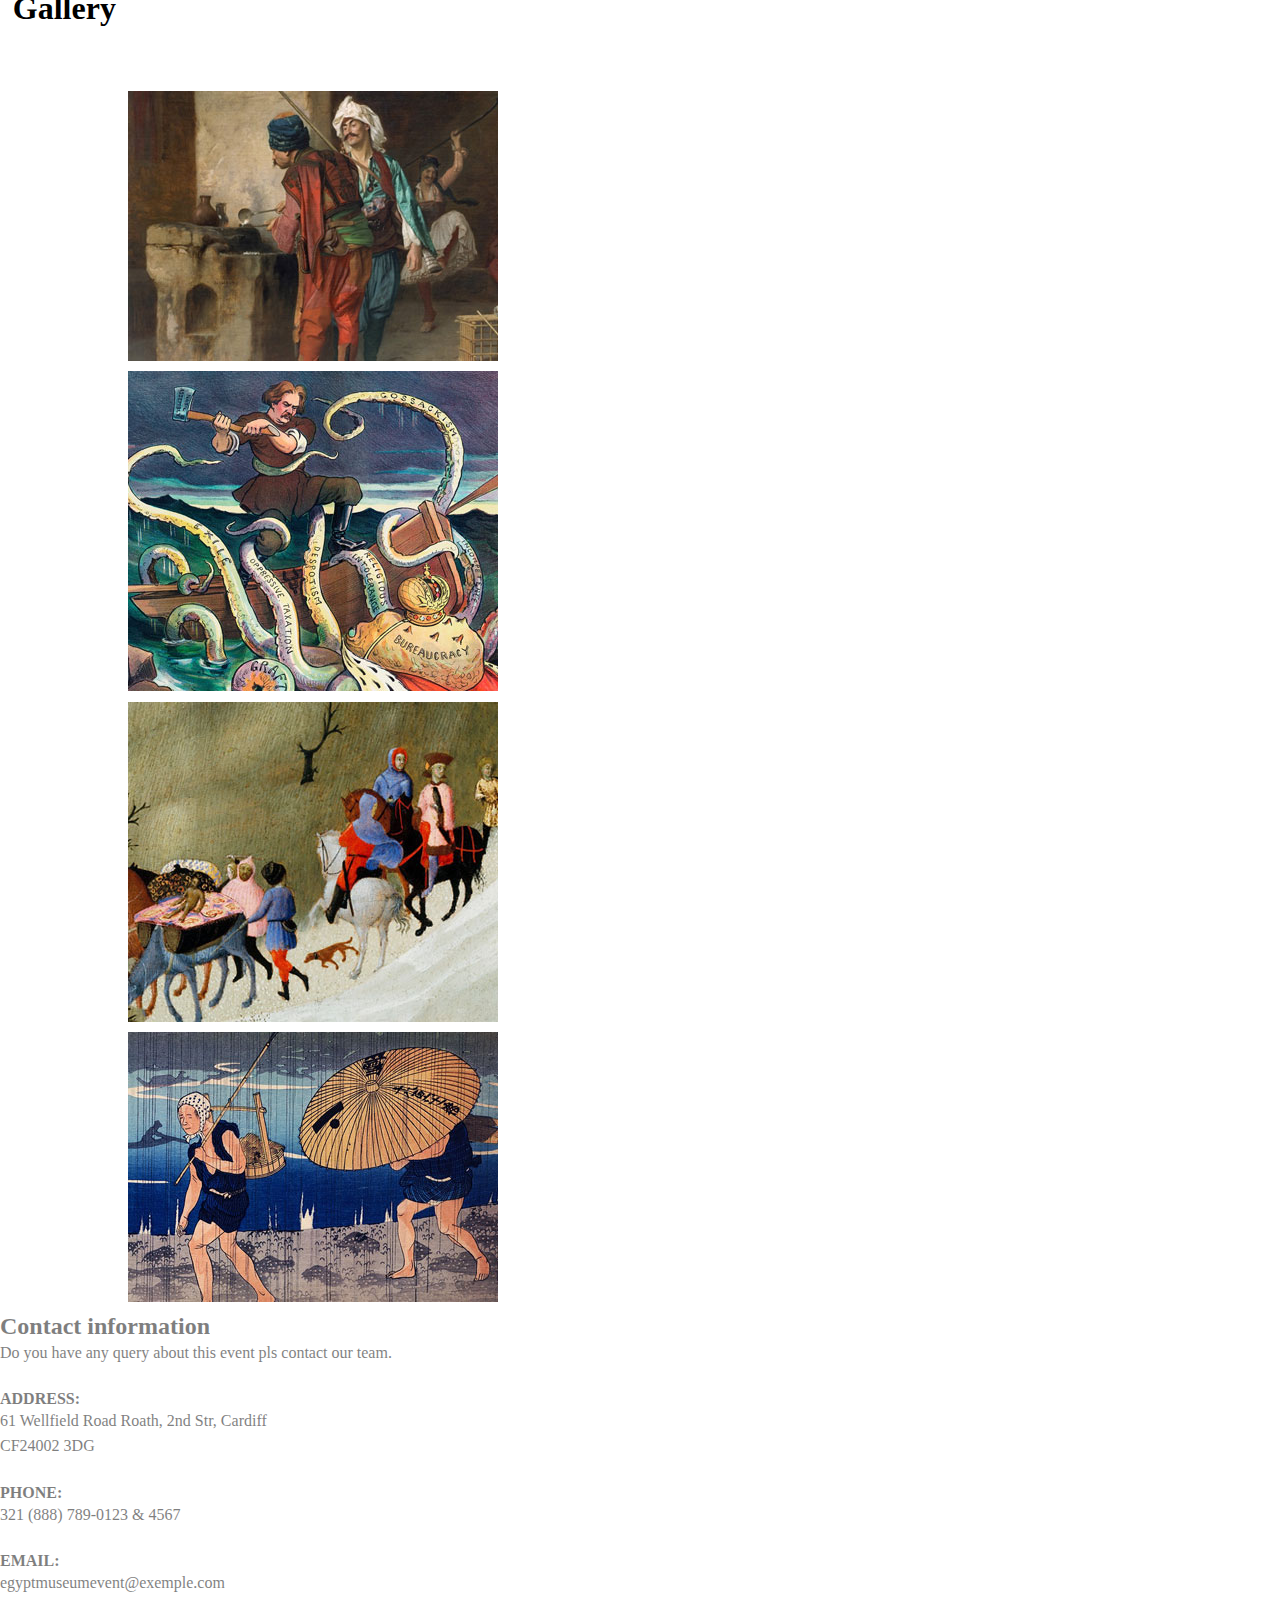
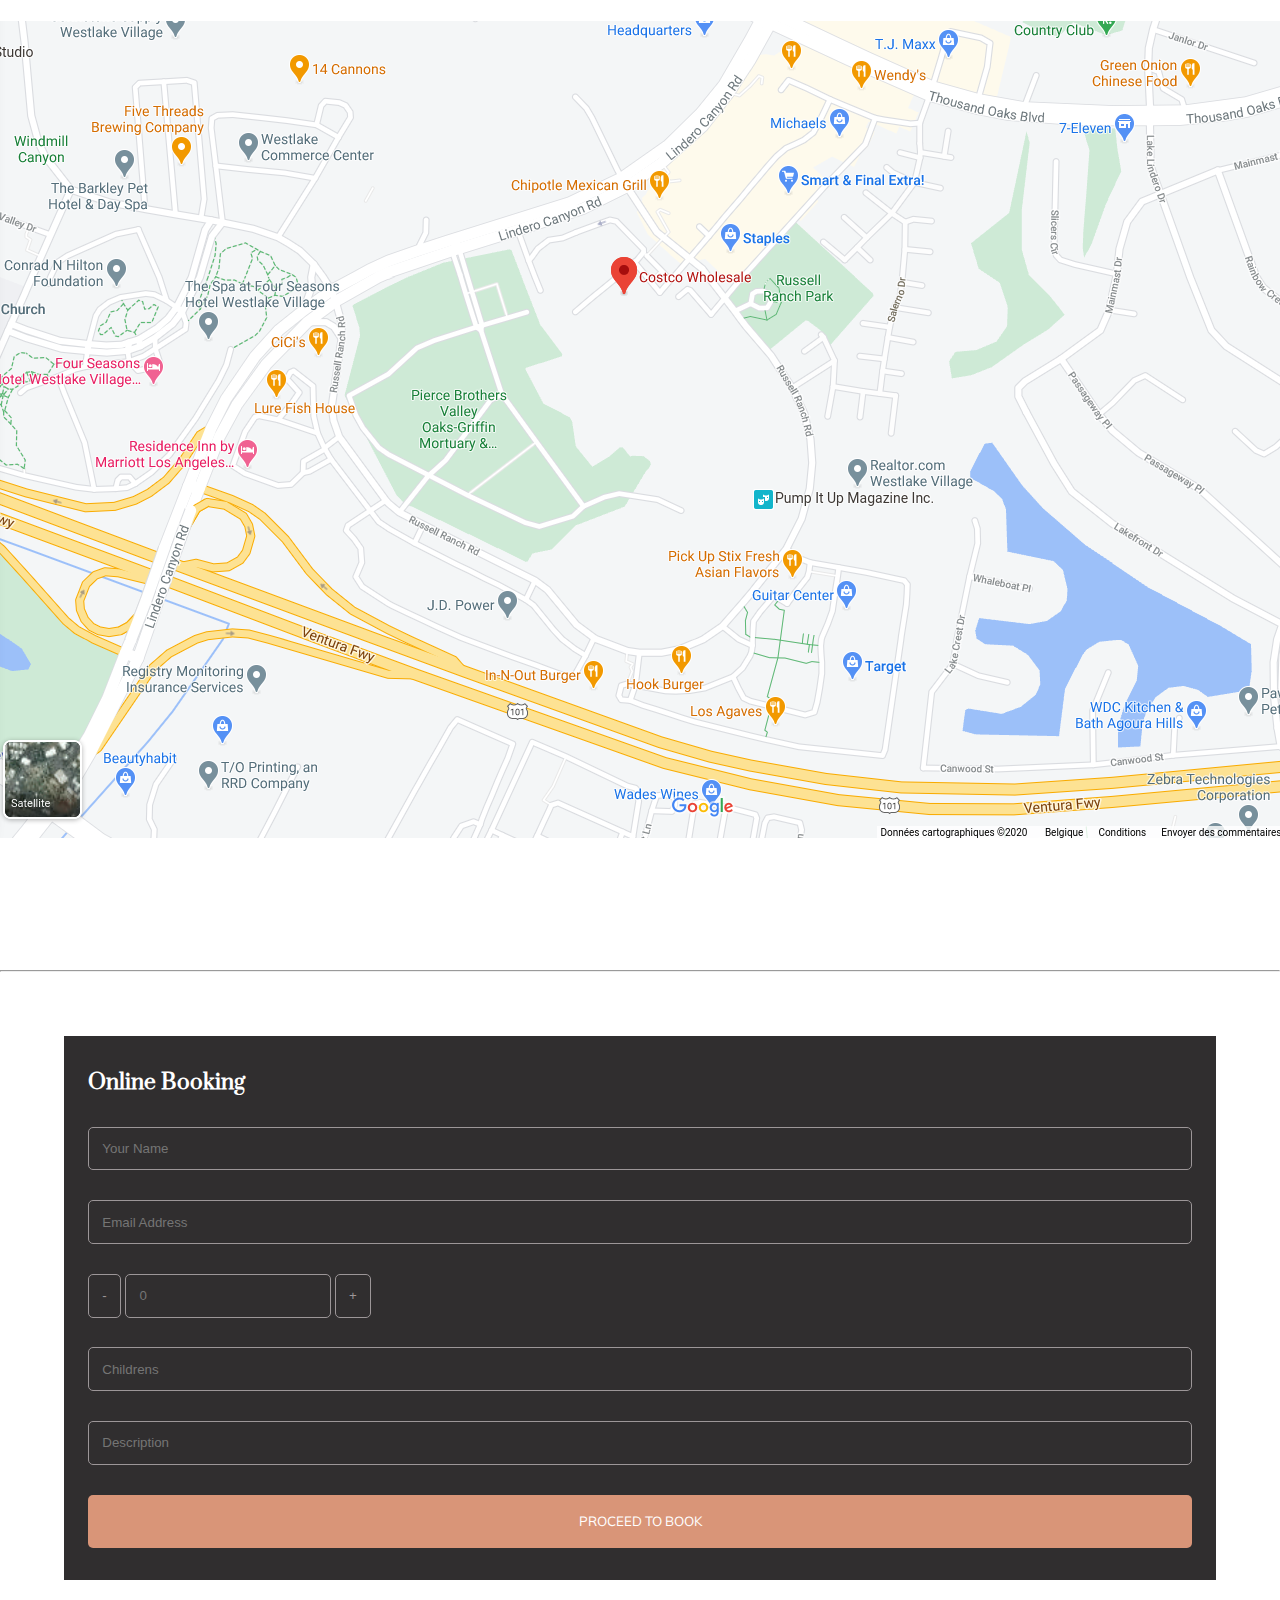
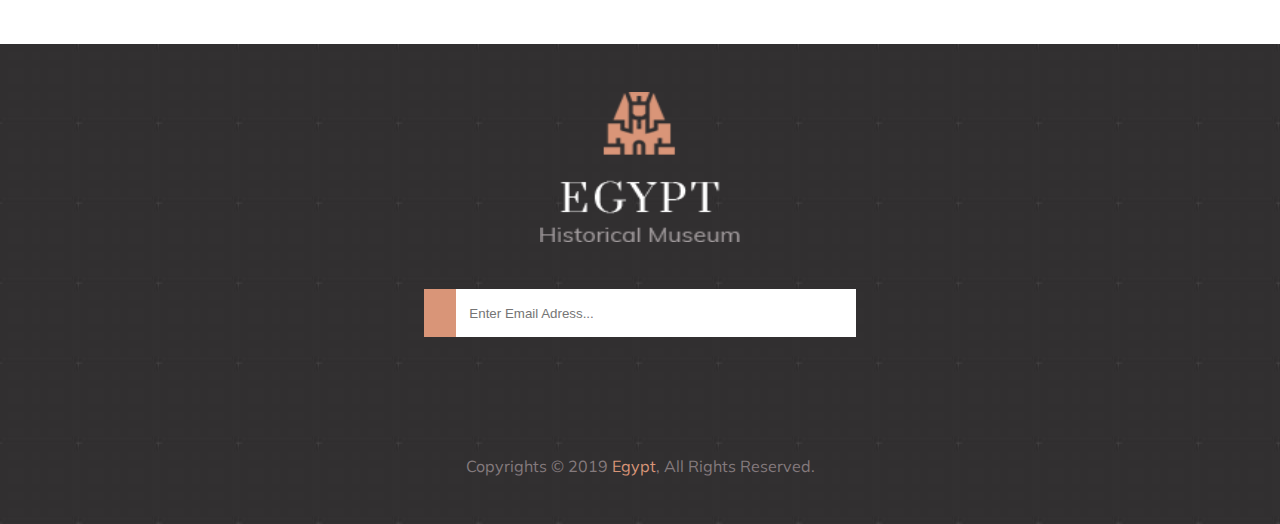
<file: event-details.html>
<!DOCTYPE html>
<html lang="en">
<head>
    <meta charset="UTF-8">
    <meta name="viewport" content="width=device-width, initial-scale=1.0">
    <link rel="stylesheet" href="https://use.fontawesome.com/releases/v5.5.0/css/all.css" integrity="sha384-B4dIYHKNBt8Bc12p+WXckhzcICo0wtJAoU8YZTY5qE0Id1GSseTk6S+L3BlXeVIU" crossorigin="anonymous">
    <link rel="stylesheet" href="style-event-details.css">
    <link rel="stylesheet" href="style.css">
    <title>Event-details</title>
</head>
<body>
    <main>
        <header>
            <nav class="navbar">
                <div class="navbar__time">
                    <p><i class="far fa-clock  icon__orange"></i> Plan your visit Today: 9 <sup>00</sup>  <span class="icon__orange">&#x2013;</span> 7 <sup>30</sup>
                </div>

                <div class="navbar__plan">
                    <i class="far fa-map icon__orange"></i> Get direction</p>
                </div>

                <ul class="header__media-icons">

                    <li><a href="#"><i class="fab fa-facebook-f"></i></a></li>
                    <li><a href="#"><i class="fab fa-twitter"></i></a></li>
                    <li><a href="#"><i class="fab fa-instagram"></i></a></li>
                    <li><a href="#"><i class="fab fa-youtube-square"></i></a></li>
                </ul>

                <i class="fas fa-search navbar-loupe"></i>

                <ul class="navbar__languages">


                    <li>En</li>
                    <li>Fr</li>
                    <li>Nl</li>
                    <li>De</li>
                    <li>Es</li>
                    <li>It</li>
                </ul>

                <button class="button--orange"><a href="#">Tickets</a></button>

                <img src="images/light-logo.png" alt="light logo" class="navbar__light-logo">

                <ul class="navbar-links">
                    <li><a href="index.html">Home</a></li>
                    <li><a href="about.html">The Museum</a></li>
                    <li><a href="contact-us.html">Visit</a></li>
                    <li><a href="event-details.html">What's on</a></li>
                    <li><a href="events.html">Collection</a></li>
                    <li><a href="#">Pages</a></li>
                    <li><i class="fas fa-shopping-cart"></i> <sup>3</sup></li>
                </ul>
                <i class="fas fa-stream navbar__burger-menu-desk"></i>
                <i class="fas fa-bars navbar__burger-menu-mobile"></i>

            </nav>
        </header>


        <!-- section top avec deux titres et fond photo -->
        <section class="top">

            <h1 class="top__h1">Independant Japanese Antiquity</h1>
            <h2 class="top__h2">HOME : EVENTS : <strong>SINGLE EVENT</strong></h2>

        </section>



        <!-- section avec 4 boutons -->
        <section class="boutons">
            <a href="#">About Event</a>
            <a href="#">Schedule</a>
            <a href="#">Gallery</a>
            <a href="#">Contact</a>

        </section>



        <!-- section cadre avec infos -->
        <section class="infos" style="margin-left: 10%;">

            <div class="infos__div">
                <h4 class="infos__titre">Date & Time</h4>
                <p class="infos__details"><i class="far fa-clock  icon__orange"></i> 04 Nov 2019, 10.00 to 15.00</p>
                <h4 class="infos__titre">Location</h4>
                <p class="infos__details"><i class="fas fa-location-arrow  icon__orange"></i> 246 King Street, NT 10011</p> 
                <h4 class="infos__titre">Organizer</h4>
                <p class="infos__details"><i class="fas fa-user-alt  icon__orange"></i> Egypt Historical Museum</p>
                <h4 class="infos__titre">Ticket Cost</h4>
                <p class="infos__details"><i class="far fa-money-bill-alt  icon__orange"></i>Adults - $15 / Childrens - $10</p>
                <p class="infos__note"><strong>*Free for Museum Members.</strong></p>
            </div>
            <img src="images/event-d-1-1.jpg" alt="hieroglyphics" class="image-hieroglyphics">
        </section>



       
        <!-- section deetails -->
        <section class="details">
            <h3>Details About Event</h3>
            <p>Equal blame belongs to those who fail in their duty through weakness of will, 
                which is the same as saying through shrinking from toil and pain.
            </p>
            <p>These cases are perfectly simple and easy to distinguish. In a free hour, when our power of choice
                is untrammelled and when nothing every pleasure is to be welcomed and every pain avoided. 
                but in certain circumstances and owing th the claims of duty or the obligation of buisness.
            </p>
        </section>



        <!-- section calendrier -->
        <section class="calendrier">
            <h3>Event Schedule</h3>
            <div>
                <h5>10am - 12pm</h5>
                <h6>Introduction of Independent Japanese antiquity</h6>
                <p>Enjoy a 2 hours express Highlights</p>
            </div>
            <div>
                <h5>1pm - 4pm</h5>
                <h6>A curated selection of Japanese antiques</h6>
                <p>This program will take place in classroom B</p>
            </div>
            <div>
                <h5>4:30 - 6pm</h5>
                <h6>Know Antiques roadshow appraiser from exper</h6>
                <p>Owing to the claims of duty or the obligation</p>
            </div>
            <!-- GRID DE TROIS COLONNES AVEC GRID GAP -->
        </section>



        <!-- section 4 images, pt en grid -->
        <section class="gallerie">
            <h2>Gallery</h2>
            <img src="images/event-d-g-1.jpg" alt="image of 3 antiques mens">
            <img src="images/event-d-g-2.jpg" alt="image of a man fighting a strange octopus">
            <img src="images/event-d-g-3.jpg" alt="Image of antique japanese people riding horses ">
            <img src="images/event-d-g-4.jpg" alt="Image of 2 antique japanese people under the rain">
        </section>



        <!-- infos de l'adresse et carte maps -->
        <section class="contact-info">
            <h3>Contact information</h3>
            <div class="adresse">
                <p>Do you have any query about this event pls contact our team.</p>
                <h5>Address:</h5>
                <p>61 Wellfield Road Roath, 2nd Str, Cardiff <br> CF24002 3DG</p>
                <h5>Phone:</h5>
                <p>321 (888) 789-0123 & 4567</p>
                <h5>Email:</h5>
                <p>egyptmuseumevent@exemple.com</p>
            </div>
            <div class="map">
                <img src="images/map-contact-us.png" alt="Google map">
            </div>
        </section>

        <hr>

        <!-- Online booking  -->
        <section class="online-booking">
            <h3 class="online-booking__title">Online Booking</h3>
            <input class="online-booking__input" type="text" placeholder="Your Name">
            <input class="online-booking__input" type="text" placeholder="Email Address">
            <div class="online-booking__number">
                <button class="online-booking__number__button"> - </button> 
                <input class="online-booking__number__input" type="numbers" placeholder="0"> 
                <button class="online-booking__number__button"> + </button>
            </div>
            <input class="online-booking__input__children" type="text" placeholder="Childrens">
            <input class="online-booking__input" type="text" placeholder="Description">
            <button class="online-booking__button">PROCEED TO BOOK</button>
        </section>



        <footer>
            <img src="images/footer-logo-1-1.png" alt="photo-footer-logo" width="200" height="150">

            <div class="footer__mailinput">
                <i class="far fa-envelope footer__mailinput__icon"></i>
                <input type="mail" class="footer__mailinput__input" placeholder="Enter Email Adress...">
                <button type="submit" class="footer__mailinput__button"> <i class="fas fa-arrow-right"></i> </button>

            </div>

            <ul class="footer__media-icons">
                <li><a href="#"><i class="fab fa-facebook-f"></i></a></li>
                <li><a href="#"><i class="fab fa-twitter"></i></a></li>
                <li><a href="#"><i class="fab fa-instagram"></i></a></li>
                <li><a href="#"><i class="fab fa-youtube-square"></i></a></li>
            </ul>

            <p class="footer__copyrights"> Copyrights © 2019 <a href="#">Egypt</a>, All Rights Reserved.</p>
        </footer>
    </main>
</body>
</html>
</file>
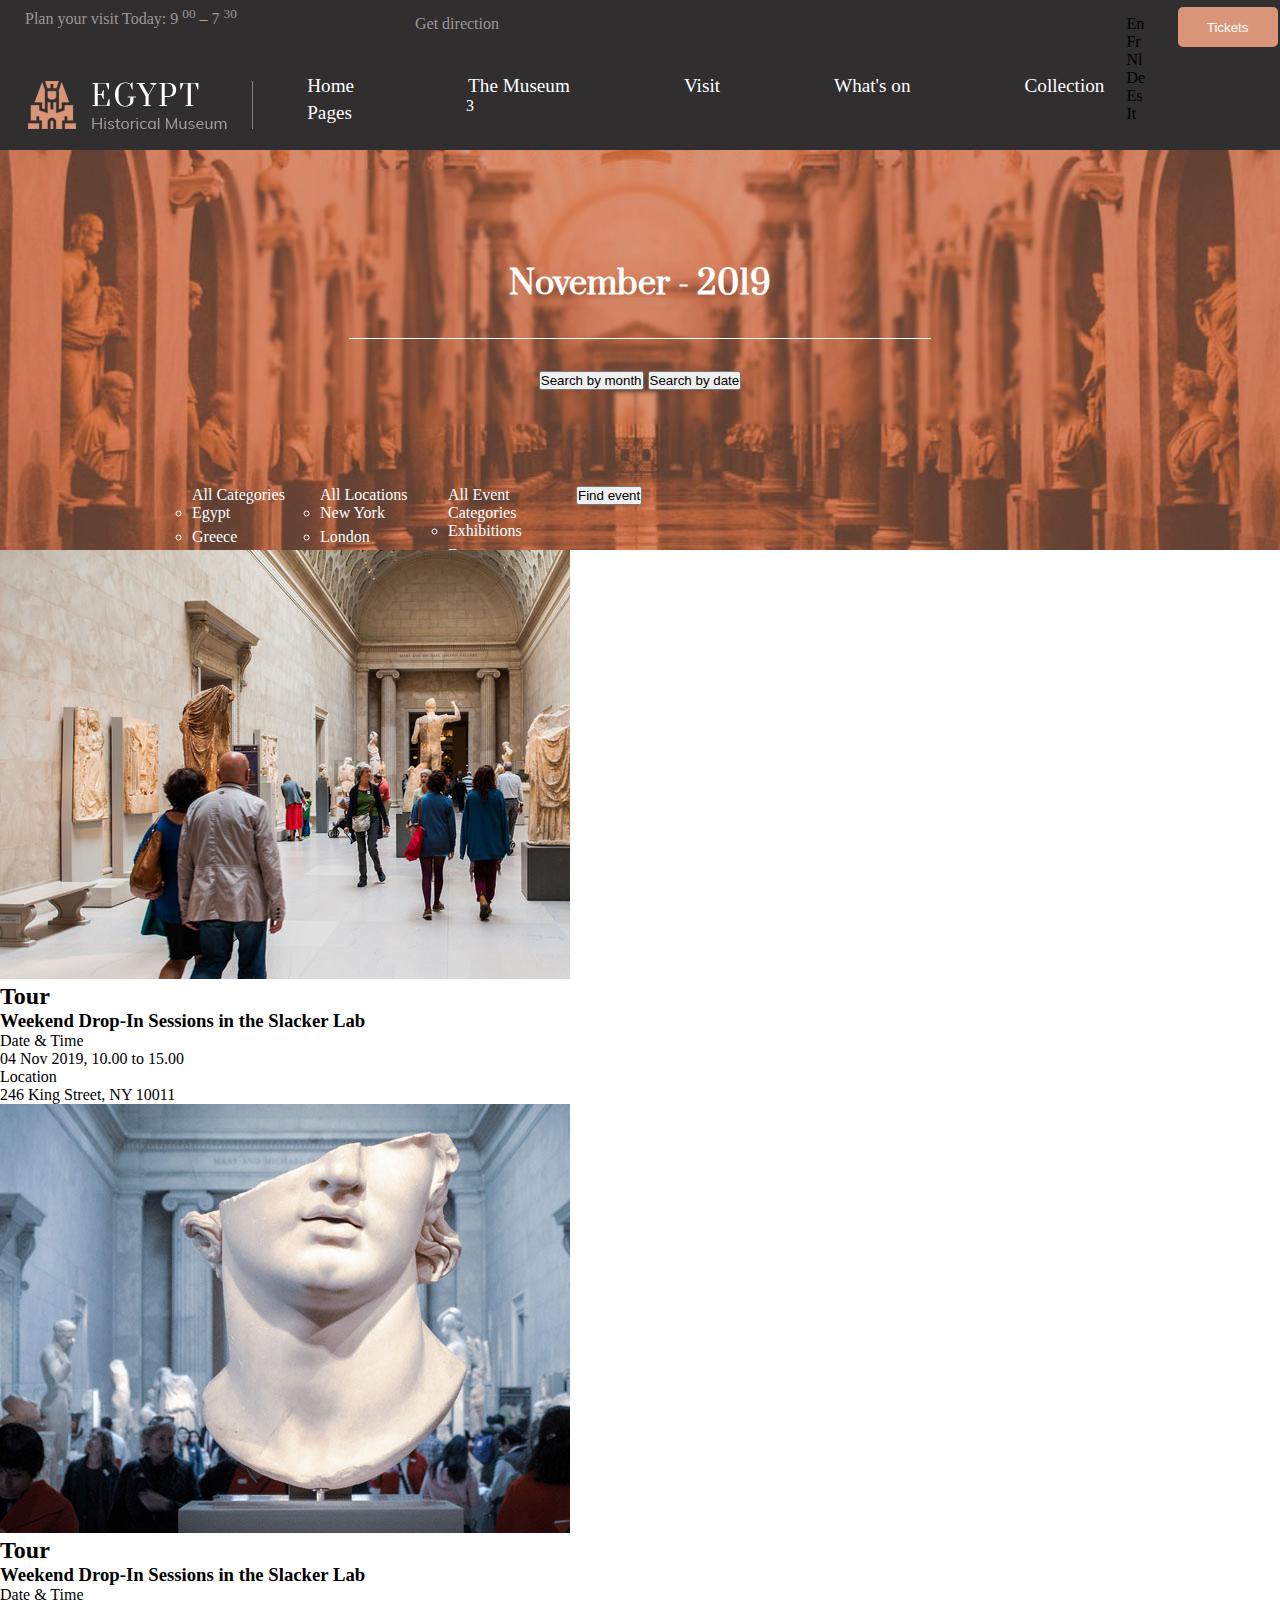
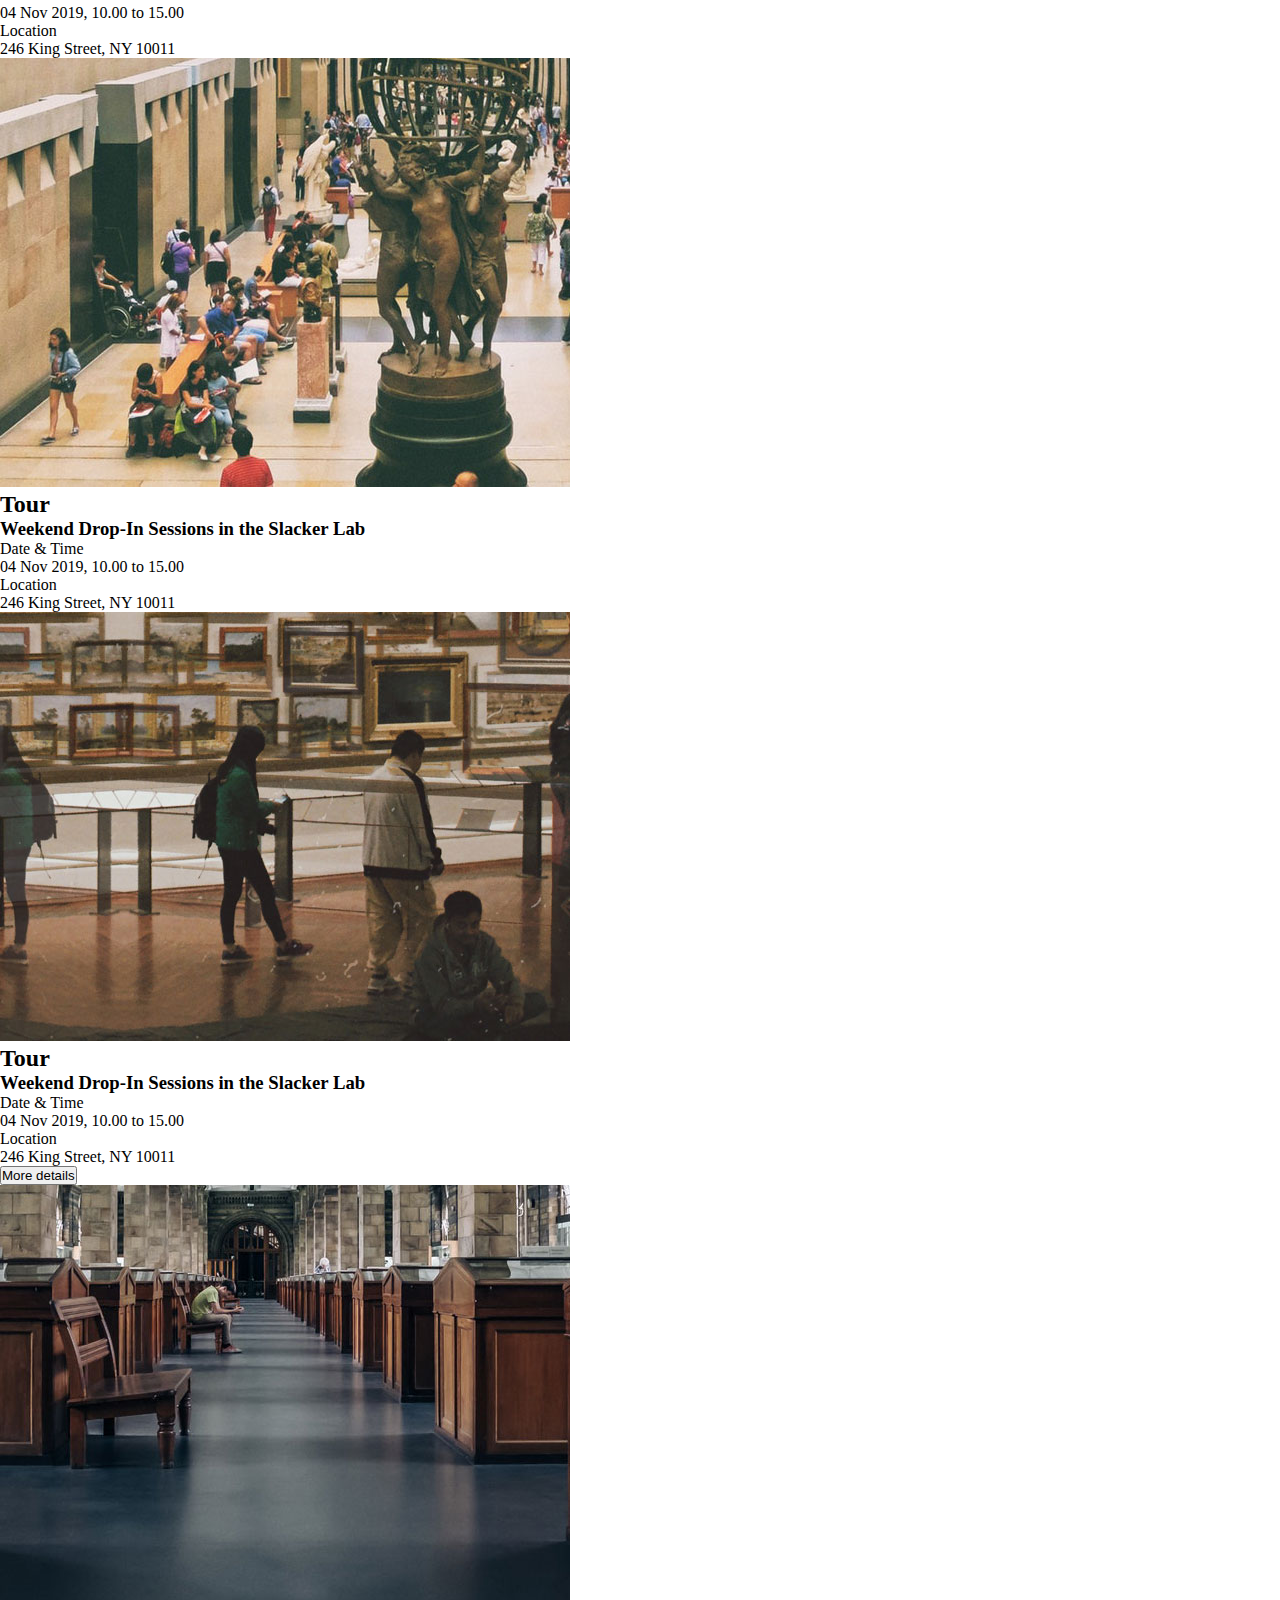
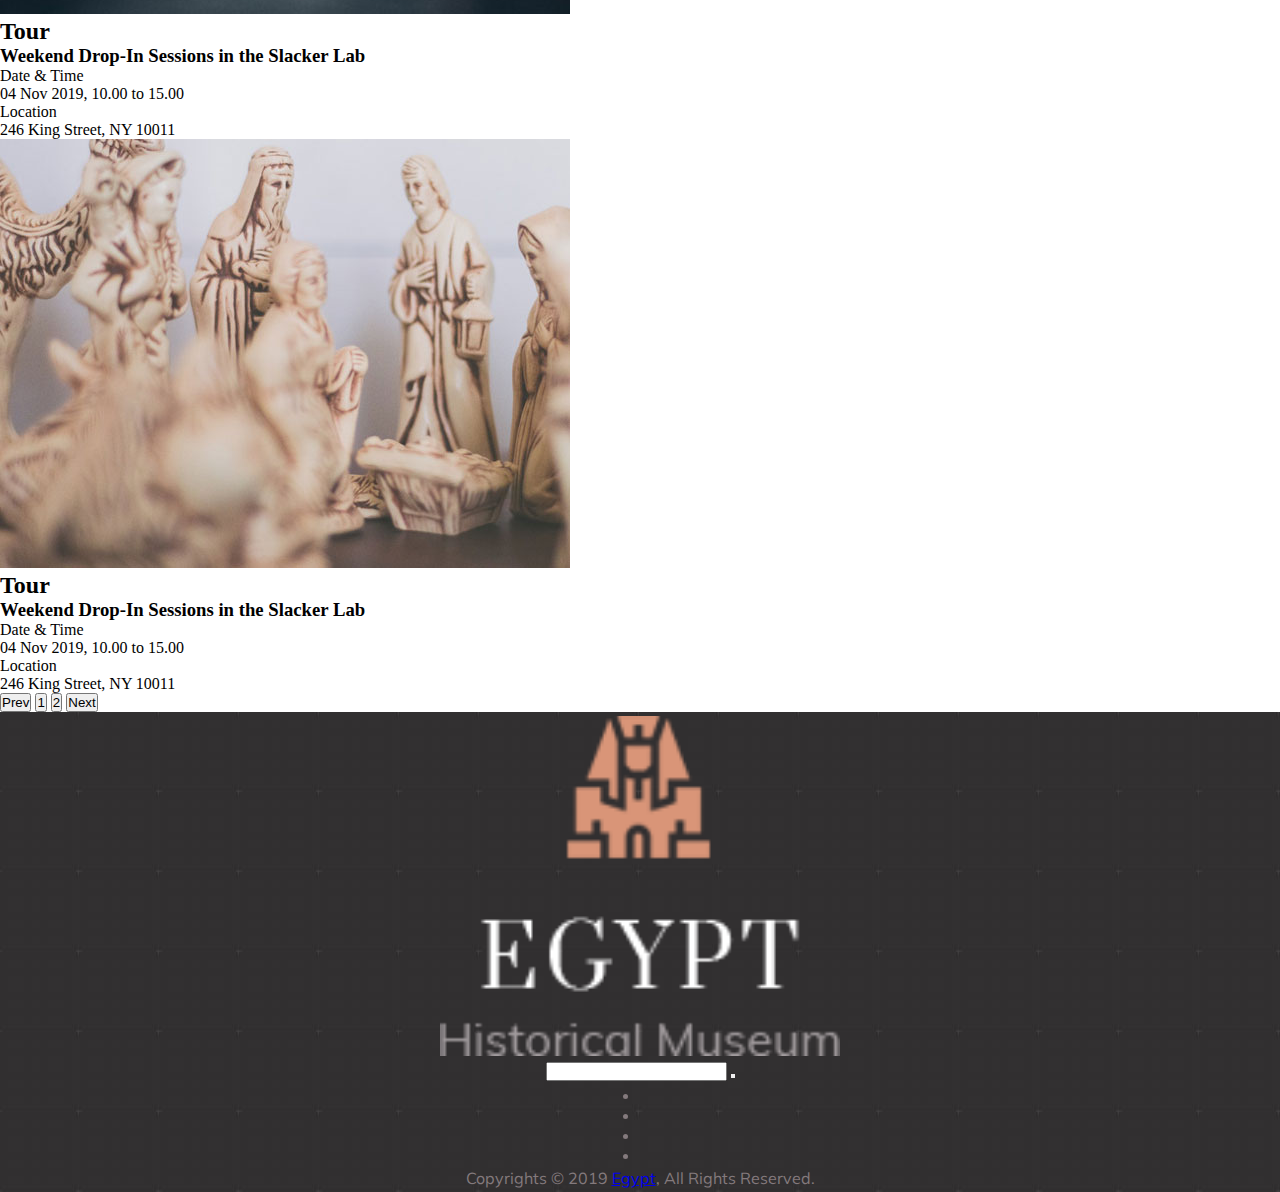
<file: events-index.html>
<!DOCTYPE html>
<html lang="en">

<head>
    <meta charset="UTF-8">
    <meta name="viewport" content="width=device-width, initial-scale=1.0">
    <link rel="stylesheet" href="style.css">
    <link rel="stylesheet" href="style-events.css">
    <title>Events</title>
</head>

<body>

    <header>
        <nav class="navbar">
            <div class="navbar__time">
                <p><i class="far fa-clock  icon__orange"></i> Plan your visit Today: 9 <sup>00</sup>  <span class="icon__orange">&#x2013;</span> 7 <sup>30</sup>
            </div>

            <div class="navbar__plan">
                <i class="far fa-map icon__orange"></i> Get direction</p>
            </div>

            <ul class="header__media-icons">

                <li><a href="#"><i class="fab fa-facebook-f"></i></a></li>
                <li><a href="#"><i class="fab fa-twitter"></i></a></li>
                <li><a href="#"><i class="fab fa-instagram"></i></a></li>
                <li><a href="#"><i class="fab fa-youtube-square"></i></a></li>
            </ul>

            <i class="fas fa-search navbar-loupe"></i>

            <ul class="navbar__languages">


                <li>En</li>
                <li>Fr</li>
                <li>Nl</li>
                <li>De</li>
                <li>Es</li>
                <li>It</li>
            </ul>

            <button class="button--orange"><a href="#">Tickets</a></button>

            <img src="images/light-logo.png" alt="light logo" class="navbar__light-logo">

            <ul class="navbar-links">
                <li><a href="index.html">Home</a></li>
                <li><a href="about.html">The Museum</a></li>
                <li><a href="contact-us.html">Visit</a></li>
                <li><a href="events-index.html">What's on</a></li>
                <li><a href="events.html">Collection</a></li>
                <li><a href="#">Pages</a></li>
                <li><i class="fas fa-shopping-cart"></i> <sup>3</sup></li>
            </ul>
            <i class="fas fa-stream navbar__burger-menu-desk"></i>
            <i class="fas fa-bars navbar__burger-menu-mobile"></i>

        </nav>
    </header>


    

    <!-- Début section de recherche: choix par date ou mois, menu déroulant  -->

    <section class="recherche">

        <h1> November - 2019 </h1>
        <div class="choix-recherche">
            <button type="button"> Search by month </button>
            <button type="button"> Search by date </button>
        </div>
        <ul class="menu-deroulant">
            <li>All Categories
                <ul>
                    <li>Egypt</li>
                    <li>Greece</li>
                </ul>
            </li>
            <li>All Locations
                <ul>
                    <li>New York</li>
                    <li>London</li>
                    <li>Liege</li>
                </ul>
            </li>
            <li>All Event Categories
                <ul>
                    <li>Exhibitions</li>
                    <li>Etc</li>
                </ul>
            </li>
            <li>
                <button type="submit"> Find event </button>
            </li>
        </ul>

    </section>

    <!-- fin section recherche -->

    <!-- Début de tous les évènements -->

    <section class="block-event">

        <div>
            <img src="images/event-4-1.jpg" alt="photo-event-1">
            <h2>Tour</h2>
            <h3>Weekend Drop-In Sessions in the Slacker Lab</h3>
            <p>Date & Time <br> <i class="far fa-clock"></i> 04 Nov 2019, 10.00 to 15.00</p>
            <p>Location <br> <i class="fas fa-location-arrow"></i> 246 King Street, NY 10011</p>
        </div>

        <div>
            <img src="images/event-4-2.jpg" alt="photo-event-2">
            <h2>Tour</h2>
            <h3>Weekend Drop-In Sessions in the Slacker Lab</h3>
            <p>Date & Time <br> <i class="far fa-clock"></i> 04 Nov 2019, 10.00 to 15.00</p>
            <p>Location <br> <i class="fas fa-location-arrow"></i> 246 King Street, NY 10011</p>
        </div>

        <div>
            <img src="images/event-4-3.jpg" alt="photo-event-3">
            <h2>Tour</h2>
            <h3>Weekend Drop-In Sessions in the Slacker Lab</h3>
            <p>Date & Time <br> <i class="far fa-clock"></i> 04 Nov 2019, 10.00 to 15.00</p>
            <p>Location <br> <i class="fas fa-location-arrow"></i> 246 King Street, NY 10011</p>
        </div>

        <div>
            <img src="images/event-4-4.jpg" alt="photo-event-4">
            <h2>Tour</h2>
            <h3>Weekend Drop-In Sessions in the Slacker Lab</h3>
            <p>Date & Time <br> <i class="far fa-clock"></i> 04 Nov 2019, 10.00 to 15.00</p>
            <p>Location <br> <i class="fas fa-location-arrow"></i> 246 King Street, NY 10011</p>
            <button> More details </button>
        </div>

        <div>
            <img src="images/event-4-5.jpg" alt="photo-event-5">
            <h2>Tour</h2>
            <h3>Weekend Drop-In Sessions in the Slacker Lab</h3>
            <p>Date & Time <br> <i class="far fa-clock"></i> 04 Nov 2019, 10.00 to 15.00</p>
            <p>Location <br> <i class="fas fa-location-arrow"></i> 246 King Street, NY 10011</p>
        </div>

        <div>
            <img src="images/event-4-6.jpg" alt="photo-event-6">
            <h2>Tour</h2>
            <h3>Weekend Drop-In Sessions in the Slacker Lab</h3>
            <p>Date & Time <br> <i class="far fa-clock"></i> 04 Nov 2019, 10.00 to 15.00</p>
            <p>Location <br> <i class="fas fa-location-arrow"></i> 246 King Street, NY 10011</p>
        </div>

        <button>Prev</button>
        <button>1</button>
        <button>2</button>
        <button>Next</button>


    </section>

    <!-- fin section évènements -->


    <footer>
        <img src="images/footer-logo-1-1.png" alt="photo-footer-logo" width="400">

        <div>
            <i class="far fa-envelope"></i>
            <input type="mail">
            <button type="submit"> <i class="fas fa-arrow-right"></i> </button>
        </div>

        <ul>
            <li><a href="#"><i class="fab fa-facebook-f"></i></a></li>
            <li><a href="#"><i class="fab fa-twitter"></i></a></li>
            <li><a href="#"><i class="fab fa-instagram"></i></a></li>
            <li><a href="#"><i class="fab fa-youtube-square"></i></a></li>
        </ul>

        <p> Copyrights © 2019 <a href="#">Egypt</a>, All Rights Reserved.</p>
    </footer>


</body>
</html>
</file>
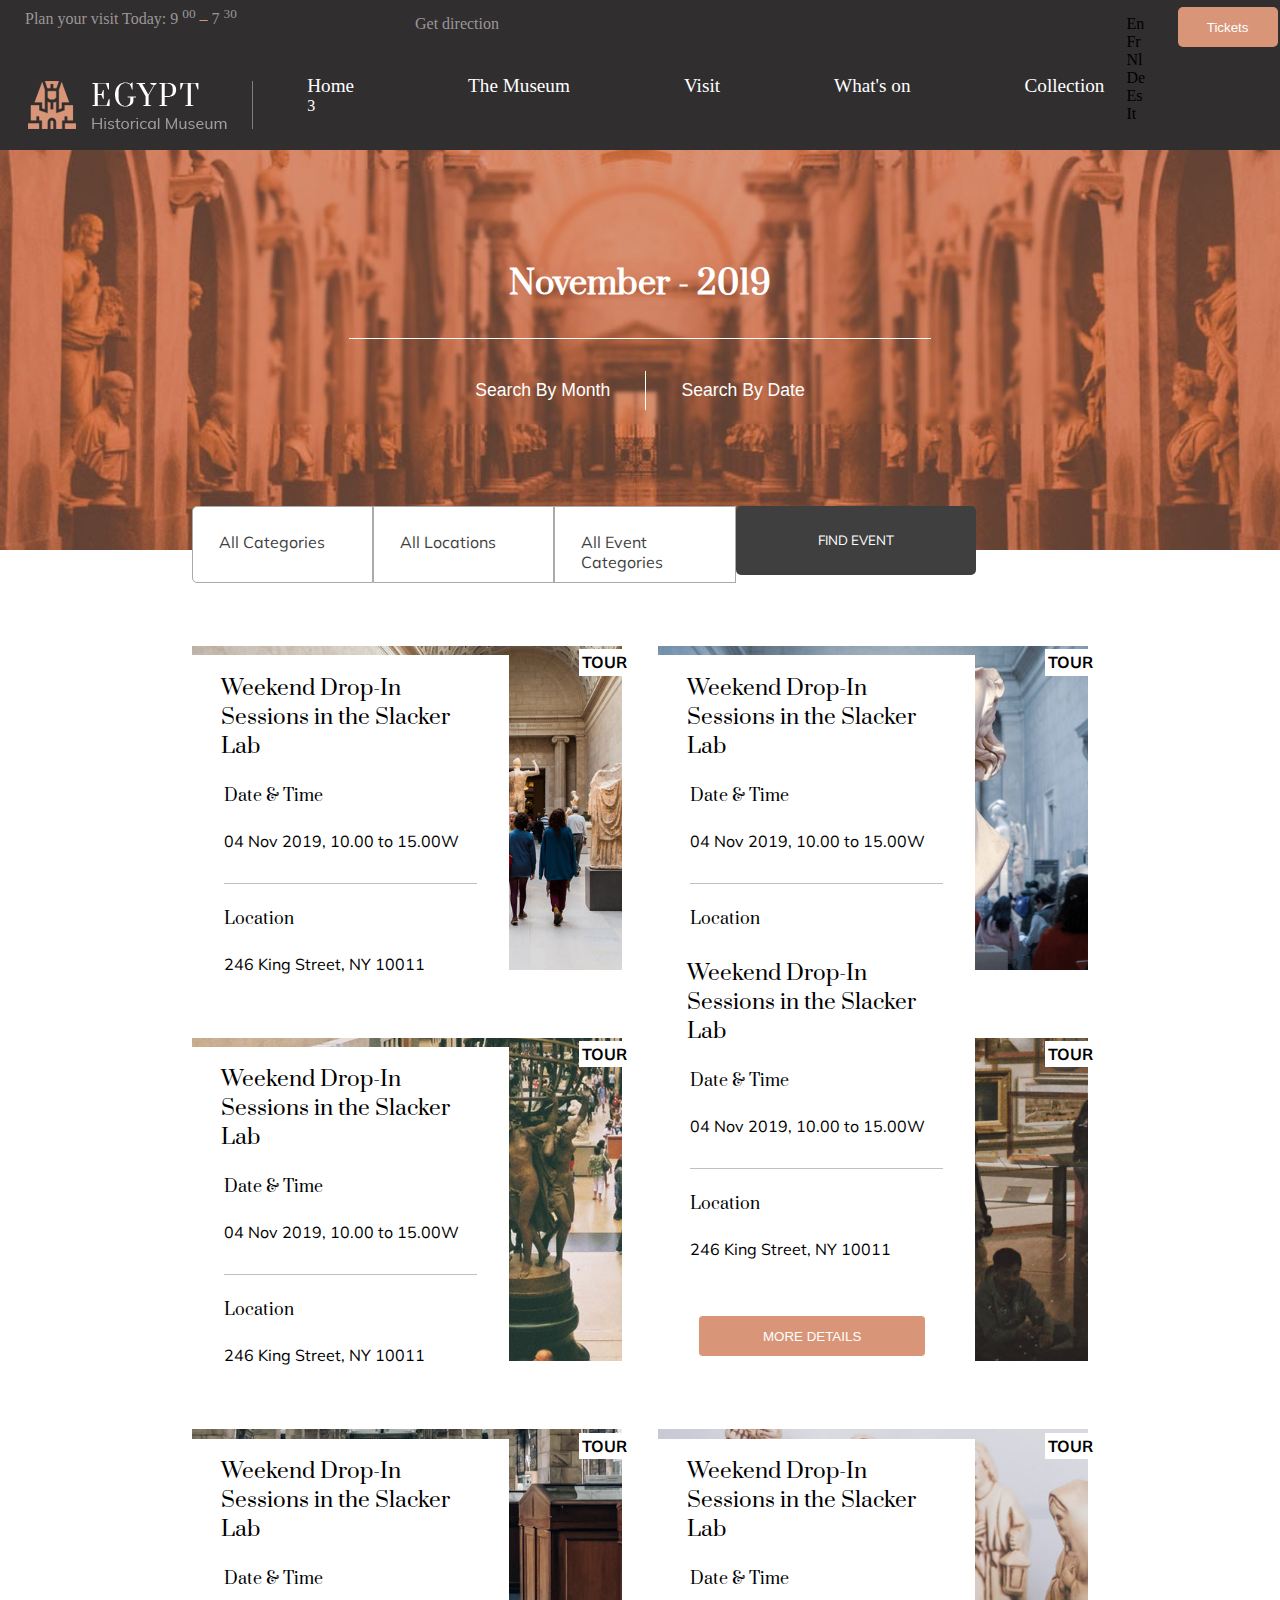
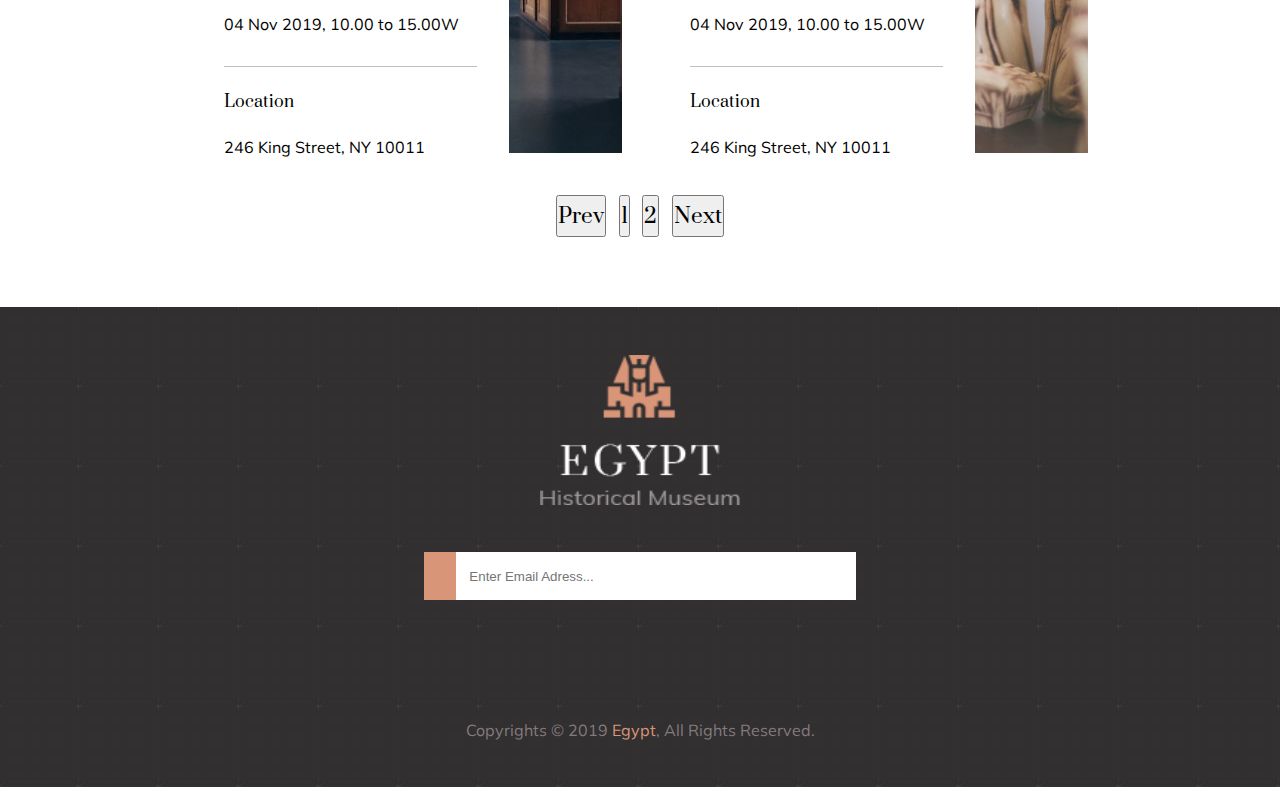
<file: events.html>
<!DOCTYPE html>
<html lang="en">

<head>
    <meta charset="UTF-8">
    <meta name="viewport" content="width=device-width, initial-scale=1.0">
    <link rel="stylesheet" href="https://use.fontawesome.com/releases/v5.5.0/css/all.css" integrity="sha384-B4dIYHKNBt8Bc12p+WXckhzcICo0wtJAoU8YZTY5qE0Id1GSseTk6S+L3BlXeVIU" crossorigin="anonymous">
    <link rel="stylesheet" href="style-events.css">
    <link rel="stylesheet" href="style.css">
    <title>Events</title>
</head>

<body>

    <header>
        <nav class="navbar">
            <div class="navbar__time">
                <p><i class="far fa-clock  icon__orange"></i> Plan your visit Today: 9 <sup>00</sup>  <span class="icon__orange">&#x2013;</span> 7 <sup>30</sup>
            </div>

            <div class="navbar__plan">
                <i class="far fa-map orange__icon"></i> Get direction</p>
            </div>

            <ul class="media-icons">
                <li><a href="#"><i class="fab fa-facebook-f"></i></a></li>
                <li><a href="#"><i class="fab fa-twitter"></i></a></li>
                <li><a href="#"><i class="fab fa-instagram"></i></a></li>
                <li><a href="#"><i class="fab fa-youtube-square"></i></a></li>
            </ul>

            <i class="fas fa-search navbar-loupe"></i>

            <ul class="navbar__languages">


                <li>En</li>
                <li>Fr</li>
                <li>Nl</li>
                <li>De</li>
                <li>Es</li>
                <li>It</li>
            </ul>

            <button class="button--orange"><a href="#">Tickets</a></button>

            <img src="images/light-logo.png" alt="light logo" class="navbar__light-logo">

            <ul class="navbar-links">
                <li><a href="index.html">Home</a></li>
                    <li><a href="about.html">The Museum</a></li>
                    <li><a href="contact-us.html">Visit</a></li>
                    <li><a href="event-details.html">What's on</a></li>
                    <li><a href="events.html">Collection</a></li>
                <li><i class="fas fa-shopping-cart"></i> <sup>3</sup></li>
            </ul>
            <i class="fas fa-stream navbar__burger-menu-desk"></i>
            <i class="fas fa-bars navbar__burger-menu-mobile"></i>

        </nav>
    </header>
    

    <!-- Début section de recherche: choix par date ou mois, menu déroulant  -->

    <section class="recherche">

        <h1> November - 2019 </h1>
        <div class="recherche__choix">
            <button class="recherche__choix__bouton1" type="button"> Search By Month </button>
            <button class="recherche__choix__bouton2" type="button"> Search By Date <i class="far fa-calendar"></i></button>
        </div>
        <ul class="menu-deroulant">
            <li class="menu-deroulant__option1">All Categories <i class="fas fa-chevron-down menu-deroulant__fleche"></i>
                <ul class="menu-deroulant__sous">
                    <li class="menu-deroulant__sous__option">Egypt</li>
                    <li class="menu-deroulant__sous__option">Greece</li>
                </ul>
            </li>
            <li class="menu-deroulant__option2">All Locations <i class="fas fa-chevron-down menu-deroulant__fleche"></i>
                <ul class="menu-deroulant__sous">
                    <li class="menu-deroulant__sous__option">New York</li>
                    <li class="menu-deroulant__sous__option">London</li>
                    <li class="menu-deroulant__sous__option">Liege</li>
                </ul>
            </li>
            <li class="menu-deroulant__option3">All Event Categories <i class="fas fa-chevron-down menu-deroulant__fleche"></i>
                <ul class="menu-deroulant__sous">
                    <li class="menu-deroulant__sous__option">Exhibitions</li>
                    <li class="menu-deroulant__sous__option">Etc</li>
                </ul>
            </li>
            <li>
                <button type=submit class="menu-deroulant__bouton"> FIND EVENT </button>
            </li>
        </ul>
        <!-- <button type=submit class="menu-deroulant__bouton"> FIND EVENT </button> -->
    </section>

    <!-- fin section recherche -->

    <!-- Début de tous les évènements -->

    <section class="event-info">

        <div class="event-info__div">
            <img src="images/event-4-1.jpg" alt="event-info__photo" width="100%">
            <h2>TOUR</h2>
            <div class="event-info__box">
                <h3>Weekend Drop-In Sessions in the Slacker Lab</h3>
                <p class="event-info__box__date">Date & Time </p> 
                <p class="event-info__box__date-details"><i class="far fa-clock event-info__icon"></i> 04 Nov 2019, 10.00 to 15.00W</p>
                <p class="event-info__box__location">Location </p> 
                <p class="event-info__box__location-details"><i class="fas fa-location-arrow event-info__icon"></i> 246 King Street, NY 10011</p>
                <a href="event-details.html" target="blank"><button class="event-info__box__button"> MORE DETAILS </button></a>
            </div>
        </div>

        <div class="event-info__div">
            <img src="images/event-4-2.jpg" alt="event-info__photo" width="100%">
            <h2>TOUR</h2>
            <div class="event-info__box">
                <h3>Weekend Drop-In Sessions in the Slacker Lab</h3>
                <p class="event-info__box__date">Date & Time </p> 
                <p class="event-info__box__date-details"><i class="far fa-clock event-info__icon"></i> 04 Nov 2019, 10.00 to 15.00W</p>
                <p class="event-info__box__location">Location </p> 
                <p class="event-info__box__location-details"><i class="fas fa-location-arrow event-info__icon"></i> 246 King Street, NY 10011</p>
                <a href="event-details.html" target="blank"><button class="event-info__box__button"> MORE DETAILS </button></a>
            </div>
        </div>

        <div class="event-info__div">
            <img src="images/event-4-3.jpg" alt="event-info__photo" width="100%">
            <h2>TOUR</h2>
            <div class="event-info__box">
                <h3>Weekend Drop-In Sessions in the Slacker Lab</h3>
                <p class="event-info__box__date">Date & Time </p> 
                <p class="event-info__box__date-details"><i class="far fa-clock event-info__icon"></i> 04 Nov 2019, 10.00 to 15.00W</p>
                <p class="event-info__box__location">Location </p> 
                <p class="event-info__box__location-details"><i class="fas fa-location-arrow event-info__icon"></i> 246 King Street, NY 10011</p>
                <a href="event-details.html" target="blank"><button class="event-info__box__button"> MORE DETAILS </button></a>
            </div>
        </div>

        <div class="event-info__div">
            <img src="images/event-4-4.jpg" alt="event-info__photo" width="100%">
            <h2>TOUR</h2>
            <div class="event-info__box event-info__box--with-button">
                <h3>Weekend Drop-In Sessions in the Slacker Lab</h3>
                <p class="event-info__box__date">Date & Time </p> 
                <p class="event-info__box__date-details"><i class="far fa-clock event-info__icon"></i> 04 Nov 2019, 10.00 to 15.00W</p>
                <p class="event-info__box__location">Location </p> 
                <p class="event-info__box__location-details"><i class="fas fa-location-arrow event-info__icon"></i> 246 King Street, NY 10011</p>
                <a href="event-details.html" target="blank"><button class="event-info__box__button--visible"> MORE DETAILS </button></a>
            </div>
        </div>

        <div class="event-info__div">
            <img src="images/event-4-5.jpg" alt="event-info__photo" width="100%">
            <h2>TOUR</h2>
            <div class="event-info__box">
                <h3>Weekend Drop-In Sessions in the Slacker Lab</h3>
                <p class="event-info__box__date">Date & Time </p> 
                <p class="event-info__box__date-details"><i class="far fa-clock event-info__icon"></i> 04 Nov 2019, 10.00 to 15.00W</p>
                <p class="event-info__box__location">Location </p> 
                <p class="event-info__box__location-details"><i class="fas fa-location-arrow event-info__icon"></i> 246 King Street, NY 10011</p>
                <a href="event-details.html" target="blank"><button class="event-info__box__button"> MORE DETAILS </button></a>
            </div>
        </div>

        <div class="event-info__div">
            <img src="images/event-4-6.jpg" alt="event-info__photo" width="100%">
            <h2>TOUR</h2>
            <div class="event-info__box">
                <h3>Weekend Drop-In Sessions in the Slacker Lab</h3>
                <p class="event-info__box__date">Date & Time </p> 
                <p class="event-info__box__date-details"><i class="far fa-clock event-info__icon"></i> 04 Nov 2019, 10.00 to 15.00W</p>
                <p class="event-info__box__location">Location </p> 
                <p class="event-info__box__location-details"><i class="fas fa-location-arrow event-info__icon"></i> 246 King Street, NY 10011</p>
                <a href="event-details.html" target="blank"><button class="event-info__box__button"> MORE DETAILS </button></a>
            </div>
        </div>

    </section>

    <section class="boutons">
        <button>Prev</button>
        <button>1</button>
        <button>2</button>
        <button>Next</button>
    </section>

    

    <!-- fin section évènements -->


    <!-- debut footer -->
    <footer>
        <img src="images/footer-logo-1-1.png" alt="photo-footer-logo" width="200" height="150">

        <div class="footer__mailinput">
            <i class="far fa-envelope footer__mailinput__icon"></i>
            <input type="mail" class="footer__mailinput__input" placeholder="Enter Email Adress...">
            <button type="submit" class="footer__mailinput__button"> <i class="fas fa-arrow-right"></i> </button>

        </div>

        <ul class="footer__media-icons">
            <li><a href="#"><i class="fab fa-facebook-f"></i></a></li>
            <li><a href="#"><i class="fab fa-twitter"></i></a></li>
            <li><a href="#"><i class="fab fa-instagram"></i></a></li>
            <li><a href="#"><i class="fab fa-youtube-square"></i></a></li>
        </ul>

        <p class="footer__copyrights"> Copyrights © 2019 <a href="#">Egypt</a>, All Rights Reserved.</p>
    </footer>

    <!-- fin du footer  -->


</body>
</html>
</file>
<file: style.css>
@import url('https://fonts.googleapis.com/css2?family=Prata&display=swap');
@import url('https://fonts.googleapis.com/css2?family=Mulish:wght@200;300;400;500&display=swap');

* {
    margin:0px;
    padding: 0px;
}

body {
    width: 100vw;
    max-width: 100%;
    overflow-x: hidden;
}

.navbar{
    background-color: rgba(48,46,47,1);
    height: 200px;
    width: 100%;
    display: grid;
    grid-template-columns: 60% 40%;
    grid-template-rows: 20% 20% 60%;
}
.navbar__time{
    color: rgba(156, 150, 152,1);
    text-align: center;
    grid-row: 1/2;
    grid-column: 1/3;
    margin: auto;
    margin-left: 25px;
    margin-right: 25px;
    font-size: 1em;
    border-bottom: 1px solid grey;
    padding-top: 15px;

}

.navbar__plan{
    min-height: 40px;
    color: rgba(156, 150, 152,1);
    text-align: center;
    grid-row: 2/3;
    grid-column: 1/3;
    margin-top: 15px;
    margin-left: 15px;
    margin-right: 15px;
    font-size: 1em;
    border-bottom: 1px solid grey;
}

.icon__orange{
    color: #D99578;
}

.header__media-icons {
    display: none;
}

.navbar-loupe{
    display: none;
}

.navbar__languages{
    display: none;
}
.button--orange{
    display: none;
}
.navbar-links{
    display: none;
 
}
.navbar-links a{
    color: white;
    text-decoration: none;
}
.navbar-links li:hover{
    transform: translateY(-10px);
    text-decoration: underline;
    opacity: 50%;
}


.navbar__light-logo{
    margin: auto;
    grid-row: 3;
    grid-column: 1;
    padding-right: 15px;
    padding-left: 20px;
    border-right: 1px solid grey;
}
.navbar__burger-menu-mobile{
    color: white;
    margin: auto;
    margin-right: 15%;
    grid-column: 2;
    grid-row: 3;
    font-size: 1.5em;
}

.navbar__burger-menu-desk{
    display: none;
}


/* SLIDER HOME (TOP) */

.slider-home
{
    background-image: url("images/slider-1-3.jpg");
    background-position: center;
    background-size: 80rem;
    background-repeat: no-repeat;
    color:white;
    padding-top: 15rem;
    padding-bottom: 13rem;
    display: flex;
    flex-direction: column;
    align-items: center;
    text-align: center;

}

.slider-home__h1
{
    font-family: 'mulish', sans-serif;
    font-size: 1rem;
    text-align: center;
    margin: 1rem;
}

.slider-home__h2
{
    font-family: 'prata', sans-serif;
    font-size: 1.7rem;
    font-weight: 100;
    text-align: center;
    margin: 1rem;
}

.slider-home__text
{
    font-family: 'mulish', sans-serif;
    font-size:0.9rem;
    text-align: center;
    margin: 1rem;
}

.slider-home__button    
{
    border-radius: 5px;
    border:none;
    font-family: 'mulish', sans-serif;
    font-size: 0.7rem;
    text-align: center;
    margin-top: 0.5rem; 
    padding: 1rem 3rem;
    width: max-content;
}


/* become a member */

.become-a-member{
    height: 1000px;
    width: 100%;
    background-image: linear-gradient(76deg, rgba(0,0,0,0.8) 0%, rgba(210,147,120,1) 100%),
                        url(images/video-bg-1-1.jpg);
    background-position: center;
    display: grid;
    grid-template-rows: 40% 20% 20% 15% 5%;
    

}

.become-a-member__images{
    grid-row: 1;
    display: flex;
    margin: auto;
    width: 100%;
    height: 100%;
    align-items: center;
    justify-content: center;
    background: no-repeat url(images/video-1-1.jpg);
    background-position: center;
    background-size: 80%;
}

.become-a-member__play{
    font-size: 4em;
    color: white;

}

.become-a-member h3{
    color: white;
    grid-row: 2;
    font-size: 3em;
    margin-left: 15px;
    font-family: 'prata', sans-serif;

}
.become-a-member table tr td{
    font-family: 'mulish', sans-serif;
    color: white;
    padding: 10px;
}


.become-a-member__button{
    display: flex;
    justify-content: center;
    align-items: center;    
    grid-row: 4;
}

.become-a-member__button button{
    width: 90%;
    height: 35%;
}

/* visit exhibition */
.visit{
    padding-top: 20%;
    padding-bottom: 20%;
    background-color: #302E2F;
}
.visit div{
    font-weight: bold;
    color: white;
    width: 60%;
    margin: auto;
    text-align: center;
    margin-top: 10%;

}
.visit img{
    padding-top: 15px;
    padding-bottom: 25px;
    height: 80px;
    width: 80px;
}
.visit h5{
    font-size: 40px;
    text-align: left;
}
.visit p{
    margin-top: -40px;
    font-size: 12px;
    text-align: left;
    margin-left: 100px;
}


/* ABOUT US */

/* text style */

.about-us {
    margin: 5%;
    height: 72em;
}

.about-us h2, .about-us  p, .about-us button {
    font-family: "Mulish", sans-serif;
    color: rgb(104, 106, 98);
}

.about-us h3, .about-us h4, .about-us__ensemble__date p{
    font-family: "Prata", serif;
    margin: 1em 0em;
    font-weight: 100;
}

.about-us h2 {
   display: block;
   width: max-content;
   padding-top: 1em;
   border-top: #D99578 solid 2px; 
   font-size: 1em;
}

.about-us h3 {
    font-size: 1.5em;
}

.about-us h4 {
    font-size: 2em;
}

.about-us__text {
    line-height: 1.8em;
}

.about-us button {
    margin: 2em 0em;
    padding: 1em 3em;
    background-color: #D99578;
    border-radius: 0.5em;
    border: 0px;
    color: white;
}

/* hover on the button */

.about-us button:hover {
    background-color: #db815b;
}

/* imgs and divs style */

.about-us__ensemble {
    width: 100%;
    height: 45em;
    position: relative;
}

.about-us__ensemble__photo1 {
    position: absolute;
    top: 11.5em;
    left: 5em;

    z-index: 5;
}

.about-us__ensemble__date {
    width: 18em;
    height: 18em;
    padding: 2em;

    border: solid 0.2em rgb(211, 211, 211);
    background-color: rgba(104, 106, 98, 0);
    position: absolute;
    bottom: 22em;
    left: 3em;

    z-index: 4;

    display: flex;
    justify-content: space-evenly;
}

.about-us__ensemble__photo2 {
    position: absolute;
    right: 5em;
    bottom: 16em;

    z-index: 3;
}

.about-us__ensemble__orange {
    width: 20em;
    height: 22.5em;

    background-color: #D99578;
    position: absolute;
    bottom: 13.5em;
    left: 2.5em;
}

.about-us__ensemble__date__gradient {
    width: 6em;
    height: 4em;
    background-image: linear-gradient(#d9957870, #d9957800 70%);
    border-right: #D99578 solid 0.2em;
}

.about-us__ensemble__date__maj {
    font-size: 4em;
    position: relative;
    bottom: 1.1em;
}

.about-us__ensemble__date__text {
    font-size: 1.3em;
    position: relative;
    bottom: 0.9em;
}



/* EXHIBITION */

/* text style */

.exhibition {
    height: 110em;
    padding: 5em 1em;
    display: flex;
    flex-direction: column;
    justify-content: space-evenly;
    align-items: center;

    background-color: #302e2f;
    color: white;
}

.exhibition h2, .exhibition__block h5, .exhibition__block__date, .exhibition__block button{
    font-family: "Mulish", sans-serif;
}

.exhibition h3, .exhibition__block__titre {
    font-family: "Prata", serif;
}

.exhibition h2 {
    display: block;
    width: max-content;
    padding-top: 1em;
    border-top: #D99578 solid 2px; 
    font-size: 1em;
    color: rgb(104, 106, 98);
}

.exhibition h3 {
    font-size: 1.5em;    
}

.exhibition__block {
    display: flex;
    flex-direction: column;
    justify-content: center;
    max-width: 23em;
    position: relative;
}

.exhibition__block h5 {
    color: #d99578;
    margin: 1em 0em;
    font-size: 1.1em;
}

.exhibition__block__titre {
    font-size: 1.3em;
    font-weight: 600;
}

.exhibition__block__date {
    margin-top: 2.5em;
    display: flex;
    flex-direction: column;
}

.exhibition__block__date__line {
    color: #D99578;
}

.exhibition__block__date__button {
    width: 9em;
    height: 3em;
    margin: 2em 0em;
    background-color: #3f3f3f;
    color: white;
    border: 0px;
    border-radius: 0.3em;
}

/* hover on the button */

.exhibition__block__date__button:hover {
    background-color: #302e2f;
    border: 1px solid #3f3f3f;
}

/* EVENTS */

.events
{
    background-image: url("images/event-bg-1-1.jpg");

    padding: 4rem 1rem;
    
}

.events__h2
{
    font-family: 'mulish', sans-serif;
    display: block;
    width: max-content;
    padding-top: 1em;
    padding-bottom: 1em;
    border-top: #D99578 solid 2px; 
    font-size: 0.8rem;
    color: rgba(156, 150, 152,1);
}

.events__h3
{
    font-family: 'prata', sans-serif;
    font-size: 1.5rem;
    font-weight: 100;
}

.events__button
{
    display: flex;
    flex-direction: column;
    align-items: center;
    margin: 3rem 0;
}

.events__nav
{
    border:1px solid lightgrey;
    background-color: white;
    font-family: "prata", sans-serif;
    font-size: 1rem;
    text-align: left;
    width: 100%;
    padding: 1rem 4rem 1rem 1rem; 
    margin-bottom: 0.5rem;
    word-spacing: 0.5rem;
}

.events__upcoming
{
    color: grey;
    font-family:'mulish', sans-serif;
    font-size: 0.7rem;
    text-decoration: none;
}

.events__second-event
{
    margin: 3rem 0;
}

.events__third-event
{
    margin: 3rem 0;
}

.events__date
{
    display: flex;
    margin: 0.5rem 0;
}

.events__number
{
    color: #D99578;
    font-family: 'prata',sans-serif;
    font-size: 2.5rem;
}

.events__descript
{
    font-family: 'prata',sans-serif;
    font-size: 1.3rem;
}

.events__address
{
    color:grey;
    font-size: 1rem;
    font-family: 'mulish', sans-serif;
    margin-bottom: 1rem;
}

.events__details
{
    color:grey;
    font-family: 'mulish', sans-serif;
    font-size: 0.7rem;
    text-decoration: none;
}

.events__month
{
    color:grey;
    font-family:'prata', sans-serif;
    margin-left: 1rem;
}

/* COLLECTIONS */

.discover
{
    overflow: hidden;
    padding: 10rem 1rem;
    display: flex;
    flex-direction: column;
    justify-items: center;
}

.discover__h2
{
    font-family: 'mulish', sans-serif;
    display: block;
    width: max-content;
    padding-top: 1em;
    padding-bottom: 1em;
    border-top: #D99578 solid 2px; 
    font-size: 0.8rem;
    color: rgba(156, 150, 152,1);    
    margin:auto;

}

.discover__h3
{ 
    font-family: 'prata', sans-serif;
    font-size: 1.5rem;
    font-weight: 100;
    margin-bottom: 3rem;
    text-align: center;
}
.collection-container {
    display: flex;
    width: 100vw;
}


.all-collection
{
    color: grey;
    font-family: 'mulish', sans-serif;
    text-decoration: none;

}



/* TESTIMONIALS */

.testimonials {
    padding:20% 10%;
    height: 40em;
    background-color: rgb(250, 223, 210);
}

.testimonials__info__nom, .testimonials__text {
    font-family: "Prata", serif;
}

.testimonials__div1 {
    display: flex;
    height: 100%;
    align-items: center;
    flex-direction: column;
}
.testimonials__div2, .testimonials__div3 {
    display: none;
}

.testimonials__photo {
    border-radius: 50%;
}

.testimonials__info {
    background-color: white;
    text-align: center;
    border-radius: 4px;
    margin: 3em;
    padding: 1em 3em;
    width: max-content;
    position: relative;
}
.testimonials__info:after{
    content: '';
    position: absolute;
    bottom: 0;
    left: 50%;
    width: 0;
    height: 0;
    border: 1.5em solid transparent;
    border-top-color: white;
    border-bottom: 0;
    margin-left: -1.5em;
    margin-bottom: -1.5em;
}

.testimonials__info__nom {
    font-size: 1.3em;
}

.testimonials__info__city {
    font-family: "Mulish", sans-serif;
    font-size: 0.9em;
    color: #db815b;
}

.testimonials__text {
    text-align: center;
    font-size: 1.3em;
    margin: 1em;
}


/* blog  */

.blog{
    overflow: hidden;
    padding-top: 100px;
}

.blog div{
    margin-top: 15%;
}

.blog h2{
    font-family: 'mulish', sans-serif;
    margin-left: 37%;
    margin-right: 37%;
    border-top: 2px solid #D99578;
    text-align: center;
    color: rgba(132,122,125,1);
    font-size: 15px;
    padding-bottom: 15px;
    padding-top: 15px;
}
.blog h3{
    font-family: 'prata', sans-serif;
    text-align: center;
    font-size: 25px;
    padding-bottom: 25px;
}
.blog img{
    height: 75%;
    width: 100%;
}
.blog h4{
    margin-left: 10%;
    margin-top: 10%;
    color: #9C9C9C;
    font-size: 15px;
}
.blog h5{    
    margin-left: 10%;
    margin-right: 10%;
    margin-top: 10%;
    font-size: 20px;
    font-family: 'mulish', sans-serif;

}
.blog__line{
    margin-top: 10%;
    margin-left: 10%;
    margin-right: 70%;
    opacity: 50%;
}
.blog p {
    margin-left: 10%;
    margin-top: 10%;
    margin-bottom: 10%;

}
.blog a{
    margin-left: 10%;
    color: rgba(132,122,125,1);
    text-decoration: none;
}
.blog .event-date{
    margin-top: -5%;
    margin-left: 65%;
    z-index: -1;
}

.blog__div-2{
    background-color: #D99578;
    padding-top: 20%;
    padding-bottom: 20%;
    padding-right: 10%;
    line-height: 30px;
    color: white;
    font-size: 19px;
}
.blog__div-2 a{
    margin-left: 40%;
    font-size: 15px;
    color: white;
}
.blog__div-2 i{
    float: right;
    font-size: 35px;
    padding-top: 50px;
}


/* FOOTER */

footer {
    width: 100vw;
    max-width: 100%;
    height: 30em;
    background-image: url(images/footer-bg-1-1.jpg);
    display: flex;
    flex-direction: column;
    justify-content: space-evenly;
    align-items: center;
    font-family: "Mulish", sans-serif;
    font-size: 1em;
    color: rgba(132,122,125,1);
}

/* input style  */

.footer__mailinput {
    display: flex;
    height: 3em;
}

.footer__mailinput__icon {
    background-color: #d99578;
    color: white;
    padding: 1em;
}

.footer__mailinput__input {
    padding: 1em;
    color: rgb(136, 136, 136, 0.7);
    border: 0px;
}

.footer__mailinput__button {

    background-color: white;
    border: 0px;
    width: 3em;
}


/* hover on the button */

.footer__mailinput__button:hover {

    background-color: rgb(211, 211, 211);
}


/* icons style */

.footer__media-icons {
    list-style-type: none;
    display: flex; 
    justify-content: space-between;
    font-size: 1.2em;
}

.footer__media-icons a {
    display: inline-block;
    padding: 0px 10px;
    color: rgba(132,122,125,1);
}


/* p copyrights style */

.footer__copyrights a {
    text-decoration: none;
    color: #d99578;

}




/* Media Queries tablette - Tanya */

@media screen and (min-width:768px){

    /* about us */
    .about-us h3 {
        font-size: 2.5em;
    }
    
    .about-us h4 {
        font-size: 1.4em;
        width: 17em;
    }

    .about-us__ensemble__photo1 {
        top: 19em;
        left: 16em
    }

    .about-us__ensemble__date {
        bottom: 19em;
        left: 13.5em;
    }

    .about-us__ensemble__photo2 {
        left: 3em;
        bottom: 13em;
    }

    .about-us__ensemble__orange {
        width: 22em;
        left: 10em;
        bottom: 9em;
    }

    /* Exhibition */
    .exhibition {
        height: 140em;
    }
    .exhibition__block {
        min-width: 45em;
    }

    .exhibition__block__photo {
        height: 25em;
    }

    .exhibition__block__date__button {
        position: absolute;
        bottom: -1.5em;
        left: 20em;
    }

    /* testimonials */
    .testimonials {
        height: 30em;
        background-image: url(images/testi-1-1-bg.jpg);
        background-repeat: no-repeat;
        background-size: cover;
        background-position: center;
    }

    /* footer */
    .footer__mailinput__input {
        width: 25em;
    }
}

/* Media queries desktop - Tanya */
@media screen and (min-width:1280px) {

    /* about us */
    .about-us {
    height: 40em;
    }

    .about-us__text {
        width: 35em;
    }

    .about-us__ensemble {
        bottom: 38em;
        left: 45em;
    }

    /* exhibition */
    .exhibition {
        height: 55em;
        flex-direction: row;
        flex-wrap: wrap;
    }

    .exhibition h3 {
        width: 100%;
        text-align: center;
        font-size: 2.5em;
    }

    .exhibition__block {
        min-width: 30em;
    }

    .exhibition__block__photo {
        height: 20em;
    }
}





/* Header media querie tablet */
@media screen and (min-width:768px){
    .navbar{
        height: 180px;
        display: grid;
        grid-template-columns: 60% 40%;
        grid-template-rows: 20% 20% 60%;
    }
    .navbar__time{
        text-align: center;
        margin-right: 30%;
        grid-row: 1;
        grid-column: 1/3;
        font-size: 1em;
        border-bottom: none;
        padding-top: 5px;
    
    }
    
    .navbar__plan{
        text-align: center;
        grid-row: 1;
        grid-column: 1/3;
        margin-top: 15px;
        padding-left: 350px;
        font-size: 1em;
        border-bottom: 0px solid grey;
    }
  

    .header__media-icons {
        grid-row: 2;
        grid-column: 1;
        padding-top: 10px;
        margin-left: 35%;
        display: flex;
        list-style-type: none;
        text-align: center;
    }

    .header__media-icons li{
        display: inline-block;

    }

    .header__media-icons li a{
        padding-left: 25px;
        color:#847A7D;
    }
    
    .navbar-loupe{
        display: block;
        grid-row: 2;
        grid-column: 1;
        padding-top: 10px;
        margin-left: 85%;
    }
    
    .navbar__languages{
        display: block;
        grid-row: 2;
        grid-column: 2;
        padding-top: 10px;
        list-style-type: none;
        margin-left: 10%;
    }
    .button--orange{
        display: block;
        height: 40px;
        width: 100px;
        background-color: #D99578;
        border-radius: 5px;
        border-style: none;
        grid-row: 2;
        grid-column: 2;
        margin-left: 25%;
    }
    .button--orange a{
      margin: auto;
      text-decoration: none;
        color: white
    }

    .navbar__light-logo{
        margin-left: 1%;
        grid-row: 3;
        grid-column: 1;
        padding-right: 25px;
    }
    .navbar__burger-menu-mobile{
        display: block;
        grid-column: 1;
        margin-left: 70%;
    }
    
    .navbar__burger-menu-desk{
        display: block;
        color: #D99578;
        margin: auto;
        margin-right: 5%;
        grid-column: 2;
        grid-row: 3;
        font-size: 1.5em;
    }
 

}

/* header media queries desktop  */

@media screen and (min-width:1025px){
    

    .navbar{
        height: 150px;
        display: grid;
        grid-template-columns: 60% 40%;
        grid-template-rows: 20% 20% 60%;
    }
    .navbar__time{
        text-align: left;
        grid-row: 1;
        grid-column: 1/3;
        border-bottom: none;
        padding-top: 5px;
    
    }
    
    .navbar__plan{
        text-align: left;
        grid-row: 1;
        grid-column: 1/3;
        margin-top: 15px;
        padding-left: 400px;
    }
    

    .header__media-icons {
        grid-row: 1;
        grid-column: 2;
        padding-top: 20px;
        margin-left: 20%;
        display: flex;
        list-style-type: none;
        text-align: center;
    }

    .header__media-icons li{
        display: inline-block;

    }

    .header__media-icons li a{
        padding-left: 25px;
        color:#847A7D;
    }
    
    .navbar-loupe{
        display: block;
        grid-row: 1;
        grid-column: 2;
        padding-top: 20px;
        margin-left: 60%;
    }
    
    .navbar__languages{
        display: block;
        grid-row: 1;
        grid-column: 2;
        padding-top: 15px;
        list-style-type: none;
        margin-left: 70%;
    }
    .button--orange{
        display: flex;
        position: absolute;
        margin-top: 7px;
        margin-left: 92%;
    }
    .button--orange a{
      margin: auto;
      text-decoration: none;
      color: white

    }

    .navbar-links{
        grid-row: 3;
        grid-column: 1/3;
        display: block;
        margin-top: 1.2%;
        margin-left: 24%;
        color: white;
    }

    .navbar-links li{
        font-size: 1.2em;
        display: inline-block;
        padding-right: 110px;
    
    }
    .navbar-links a{
        color: white;
        text-decoration: none;
    }

    .navbar__light-logo{
        margin-left: 1%;
        grid-row: 3;
        grid-column: 1;
        padding-right: 25px;
    }
    .navbar__burger-menu-mobile{
        display: none;
      
    }
    
    .navbar__burger-menu-desk{
        display: block;
        color: #D99578;
        margin: auto;
        margin-right: 5%;
        grid-column: 2;
        grid-row: 3;
        font-size: 1.5em;
    }
    

    
    /* become a member desktop size*/

.become-a-member{
    width: 100%;
    display: grid;
    grid-template-rows: repeat(10,10%);
    grid-template-columns: repeat(2,50%);
    margin-bottom: 15%;
}

.become-a-member__images{
    grid-row: 3/13;
    z-index: 1;
    width: 100%;
    height: 125%;
    align-items: center;
    justify-content: center;
    background: no-repeat url(images/video-1-1.jpg);
    background-position: center;
    background-size: 130%;
}

.become-a-member__play{
    font-size: 4em;
    color: white;

}

.become-a-member h3{
    padding-top: 1%;
    margin-left: 11%;
    width: 320px;
    grid-column: 2;
    grid-row: 3;
}
.become-a-member table{
    margin-left: 11%;
    grid-row: 5/8;
    grid-column: 2;
}


.become-a-member__button{
    margin-left: 7%;
    height: 200px;
    grid-row: 8;
}

.become-a-member__button button{
    width: 90%;
    height: 35%;
}

/* exhibition desktop size */
.visit{
    padding-top: 5%;
    padding-bottom: 5%;
    display: grid;
    grid-template-columns: repeat(4, 25%);
}
.visit img{
    height: 50%;
    margin-left: -70%;
}

.visit__exhibition{
    grid-column: 1;
    grid-row: 1;
}
.visit__visitors{
    grid-column: 2;
    grid-row: 1;

}
.visit__awards{   
    grid-column: 3;
    grid-row: 1;

}
.visit__collections{
    grid-column: 4;
    grid-row: 1;

}


/* latest from our blog desktop size   */
.blog{
    margin-left: 2%;
    margin-right: 2%;
    margin-bottom: 2%;
    height: 1500px;
    padding-top: 50px;
    display: grid;
    grid-template-columns: repeat(3,33.3%);
    grid-template-rows: repeat(20,5%);
    column-gap: 25px;
}

.blog h2{
    margin-left: 30%;
    margin-right: 40%;
    text-align: center;
    margin-top: 15px;
    grid-row: 1;
    grid-column: 2/3;
}
.blog h3{
    font-size: 2.5em;
    text-align: center;
    grid-column: 2/3;
    grid-row: 2;
}
.blog div{
    margin-top: 0%;
}

.blog__div-1{
    height: 90%;
    grid-row: 4/20;
    grid-column: 1;
}
.blog__div-2{
    font-size: 2em;
    line-height: 50px;
    text-align: center;
    padding-top: 55px;
    height: 70%;
    grid-row: 4/10;
    grid-column: 2;
}
.blog__div-4{
height: 69%;
grid-row: 11/20;
grid-column: 2;
}
.blog__div-3{
height: 97%;
grid-row: 4/20;
grid-column: 3;
}
.blog__div-2 a{
    margin-left: 18%;
    font-size: 25px;
}
.blog__div-2 i{
    font-size: 55px;
    padding-top: 50px;
}
.event-date{
    padding-top: 10px;
}



}
</file>
<file: style-about.css>
@import url('https://fonts.googleapis.com/css2?family=Prata&display=swap%27');

@import url('https://fonts.googleapis.com/css2?family=Mulish:wght@200;300;400;500&display=swap%27');

* {
    margin:0px;
    padding: 0px;
}

main
{
    min-width: 320px;
}

/* HEADER */



/* FIN HEADER */


/* TOP */
.top
{
    display:grid;
    grid-template-rows: 7rem auto 9rem ;
    background-position: center;
    background-image: url(images/inner-banner-bg-1-1.jpg);
    height: 21rem;
    width: 100%;
    

}

.top__title 
{
    grid-row: 2/3;
    color:white;
    font-family: 'prata', sans-serif;
    font-size: 2.3rem;
    font-weight: 100;
    text-align: center;
}

.top__home
{
    grid-row: 3/4;
    color:white;
    font-family: 'mulish', sans-serif;
    font-size: 0.6em;
    text-align: center;
}

/* FIN TOP */

/* ABOUT US */

.about-us
{
    padding-top: 20%;
    padding-bottom: 20%;
    margin: 0 1rem;
}

.about-us__title 
{
    font-family: 'mulish', sans-serif;
    display: block;
    width: max-content;
    padding-top: 1em;
    padding-bottom: 1em;
    border-top: #D99578 solid 2px; 
    font-size: 0.8rem;
    color: rgba(156, 150, 152,1);
    margin: auto;
}

.about-us__h3
{
    font-family: 'prata', sans-serif;
    font-size: 1.4rem;
    font-weight: lighter;
    text-align: center;
}

.about-us__established__year
{
    font-family: 'prata', sans-serif;
    font-size: 1.3rem;
    font-weight: lighter; 
    margin-top: 1.5rem;
}

.about-us__text
{
    font-family: 'mulish', sans-serif;
    font-size: 0.8rem;
    color: rgba(156, 150, 152,1);
    margin-top: 1.5rem;
    margin-bottom: 1.5rem;
}

.download-story__text
{
    font-family:'prata', sans-serif;
    padding-top: 1.4em;
}

.download-story
{
    border: solid 2px black;
    float: left;
    padding: 0.5em; 
}

.about-us__button
{
    margin:2rem 0rem;
}

.about-us__button__year
{
    font-family: 'prata', sans-serif;
    background-color:#EBE6E4;
    border: none;
    border-radius: 5px;
    padding: 0.7rem 1.4rem;
    text-align: center;
    display: inline-block;
    font-size: 0.8rem;
    margin: 4px 2px;
    cursor: pointer;
}

.about-us__read
{ 
    color:rgba(156, 150, 152,1);
    display:block;
    font-size: 0.8rem;
    text-decoration: none;
    margin-top: 1em;
}

/* FIN ABOUT US */

/* DEPARTMENTS */

.departments
{
    background-color:#DBD6D4;
    padding-top: 7rem;
    padding-bottom: 4rem;
}

.departments__title
{
    font-family: 'mulish', sans-serif;
    display: block;
    width: max-content;
    padding-top: 1rem;
    padding-bottom: 1rem;
    border-top: #D99578 solid 2px; 
    font-size: 1rem;
    color: rgba(156, 150, 152,1);
    margin: auto;
}

.departments__h3
{
    font-family: 'prata', sans-serif;
    font-size: 1.5rem;
    font-weight: lighter;
    margin-bottom:1.5rem;
    padding:0.5rem;  
    text-align: center;      
}

.department__list
{
    font-size: 0.8rem;
    margin: 2rem 1rem;
    background-color: white;
    padding-top: 2rem;
    padding-bottom: 2rem;
}

.department__list__list
{
    border-bottom:1px solid rgba(156, 150, 152,1) ;
    font-family: 'prata', sans-serif;
    color: #52504E;
    list-style-type: square;
    margin-left: 1rem;
    margin-right: 1rem;
    padding-top: 1.5rem;
    padding-bottom: 1.5rem;
}

.carrer
{
    display: grid;
    grid-template-rows: 10% 50% 40%;
    text-align: center;
    background-image: url("images/carrer-1-1.jpg");
    background-position: center;
    background-repeat: no-repeat;
    height: 12rem;
    margin: 1.5rem 1rem;
}

.carrer__image
{
    grid-row: 2/3;
    border:2px solid white;
    border-radius:50%;
    justify-self: center;
    padding: 0.5rem;
    width: 4rem;

}


.carrer__find
{
    grid-row: 3/4;
    color:white;
    font-family: 'prata', sans-serif;
    font-size: 1.3rem;
    font-weight: bold;
}

.carrer__jobop
{
    color:white;
    font-family: 'mulish', sans-serif;
    font-size: 0.7rem;
}

/* FIN DEPARTMENTS */

/* VIDEO */

.video
{
    display:grid;
    grid-template-columns: 30% auto 30%;
    grid-template-rows:20% 30% 50%;
    margin: 4rem 1rem;
    background: no-repeat url("images/video-2-1.jpg");
    background-position: center;
    height: 23rem;
    justify-content: center;
}

.video__play-button
{
    grid-column: 2/3;
    grid-row: 2/3;
    width: 5rem;
    justify-self: center;
}

.video__text
{
    color: white;
    font-family: 'prata', sans-serif;
    font-size: 1.7rem;
    grid-row: 3/4;
    grid-column: 1/4;
    margin:0 0.5rem;
    text-align: center;
}

.video__text__date
{
    font-size: 1rem;
    font-weight: bolder;
}


/* FIN VIDEO */


/* BEHIND OUR MUSEUM */

.board
{
    display:flex;
    flex-direction: column;
    margin: 3rem 1rem;
}

.board__title
{
    font-family: 'mulish', sans-serif;
    display: block;
    width: max-content;
    padding-top: 1rem;
    padding-bottom: 1rem;
    border-top: #D99578 solid 2px; 
    font-size: 0.8rem;
    color: rgba(156, 150, 152,1);
    margin: auto;
}

.board__h3
{
    font-family: 'prata', sans-serif;
    font-size: 1.3rem;
    font-weight: lighter;
    margin-bottom:1.5rem;
    padding:0.5rem;  
    text-align: center;
}

.board__team-name
{
    font-family: 'prata', sans-serif;
    margin:2em;
}

.board__team-job
{
    font-family: 'mulish', sans-serif;
    font-size: 0.8rem;
    padding:0.5em;
    color: rgba(156, 150, 152,1); 
}

.board__team-photo
{
    align-items: center;
}

.board__team-infos
{
    text-align: center;
    margin: 1rem 0;
}

.board__link
{
    display:block;
    border-top: 1px solid lightgrey;
    color: rgba(156, 150, 152,1);
    font-family: "mulish", sans-serif;
    font-size: 0.7rem;
    padding-top:1.5rem;
    padding-bottom: 1.5rem;
    text-decoration: none;
    text-align: center;
}

img
{
    width: 288px;
}


/* FIN BEHIND OUR MUSEUM */

.download-story
{
    width: 2rem;
}

.play-button
{
    width: 4rem;  
}


/* FOOTER */

footer {
    width: 100vw;
    height: 30em;
    background-image: url(images/footer-bg-1-1.jpg);
    display: flex;
    flex-direction: column;
    justify-content: space-evenly;
    align-items: center;

    font-family: "Mulish", sans-serif;
    font-size: 1em;
    color: rgba(132,122,125,1);
}


/* input style  */

.footer__mailinput {
    display: flex;
    height: 3em;
}

.footer__mailinput__icon {

    background-color: #d99578;
    color: white;
    padding: 1em;
}

.footer__mailinput__input {

    padding: 1em;
    color: rgb(136, 136, 136, 0.7);
    border: 0px;
}

.footer__mailinput__button {

    background-color: white;
    border: 0px;
    width: 3em;
}


/* hover on the button */

.footer__mailinput__button:hover {

    background-color: rgb(211, 211, 211);
}


/* icons style */

.media-icons {
    list-style-type: none;
    display: flex; 
    justify-content: space-between;
    font-size: 1.2em;
}

.media-icons a {
    display: inline-block;
    padding: 0px 10px;
    color: rgba(132,122,125,1);
}


/* p copyrights style */

.footer__copyrights a {
    text-decoration: none;
    color: #d99578;
}


/* MEDIA QUERIES */

/* pour tablette */
@media screen and (min-width:768px) and (max-width:1280px) {

    /* section TOP */

    .top
    {
        grid-template-rows: 8rem auto 7rem;
    }
    .top__title
    {
        font-size: 3rem;
        grid-row: 3/4;
        justify-self: center;
    }

    .top__home
    {
        font-size: 1rem;
        grid-row: end;
        text-align: left;
        padding-left: 2rem;
    }

    /* section ABOUT US */

    .about-us
    {
        margin:5rem 2rem;
        padding: 0;
    }

    .about-us__title
    {
        font-size: 1rem;
    }

    .about-us__h3
    {
        font-size: 3rem;
    }

    .about-us__established__year
    {
        font-size: 1.7rem;
        margin-top: 3rem;
    }

    .about-us__text
    {
        font-size: 1rem;
    }

    .download-story
    {
        margin-right: 1rem;
    }

    .about-us__button__year
    {
        font-size: 1.3rem;
        padding: 1rem 1.5rem;
    }

    .download-story__text
    {
        font-size: 1rem;
    }

    /* section DEPARTMENTS */

    .departments__h3
    {
        font-size: 3rem;
    }

    .department__list
    {
        display:grid;
        grid-template-rows: repeat(6,6rem) 1fr;
        height: 50rem;
        margin: 2rem 2rem;
        margin-right: 0;
    }

    .department__list__list
    {
        margin:0 3.5rem;
    }

    .carrer
    {
        display: grid;
        grid-template-rows: 2rem auto 7rem;
        grid-row: 7/8;
        height:14rem;
        background-size: 90%; 
    }

    .carrer__find
    {
        font-size: 1.8rem;
    }

    .carrer__jobop
    {
        display: block;
        font-size: 0.8rem;
        margin-bottom: 3rem;
        margin-top: 1rem;
    }

    /* section VIDEO */

    .video
    {
        margin:0 2rem;
    }

    /* sectiton BOARD */

    .board
    {
        display: grid;
        grid-template-columns: 50% 50%;
        grid-template-rows: 5rem 6rem 27rem 27rem;
        margin:auto;
        margin:0 2rem;
        padding-bottom: 3rem;
        padding-top: 5rem;

    }

    .board__title
    {
        font-size: 1rem;
        grid-column: 1/3;
    }

    .board__h3
    {
        font-size: 3rem;
        grid-column: 1/3;      
    }

    .board__team-photo
    {
        margin: auto;
    }

}
</file>
<file: style-contact-us.css>
*{
    padding: 0 0;
    margin: 0 0;
}


.contact-us-head{
    min-height: 350px;
    background:url(images/inner-banner-bg-1-1.jpg);
    background-position: center;
    color: white;
    text-align: center;
}
.contact-us-head h2{
    padding-top: 30%;
    font-size: 40px;
}
.contact-us-head h3{
    font-size: 15px;
    margin-left: 10%;
    margin-right: 10%;
    padding-top: 20px;
    font-family: 'prata', sans-serif;
}

.contact-us-head p{
    padding-top: 20px;
    font-size: 0.8em;
    text-transform: uppercase;

}

.contact-us__first-image{
    margin-top: 30%;
    width: 100%;
}

.contact-us__info{
    opacity: 40%;
    line-height: 50px;
    margin-left: 2%;
    font-family: 'mulish', sans-serif;
}

.contact-us__info h4{
    font-size: 30px;
}

.contact-us__info hr{
    margin: 5% 2% 5% 2%;
    color: silver;
}

.contact-us__tabel{
    opacity: 50%;
    width: 70%;
    margin-left: 1%;
}

.contact-us__tabel td{
    padding-right: 25px;
    line-height: 50px;
}



.contact-us-inputs{
    opacity: 50%;
    margin-top: 25px;
}

.contact-us-inputs label{
    margin-left: 1%;
}

.contact-us-inputs input{
    height: 50px;
    width: 95%;
    margin-bottom: 40px;
    margin-left: 1%;
}
.contact-us-inputs-button{
    background-color: black;
    border-style: none;
    border-radius: 5px;
    color: white;
    font-size: 15px;
    text-align: center;
    height: 50px;
    width: 200px;
    margin-bottom: 150px;
    margin-left: 1%;
    opacity: 75%;

}

.contact-us-google-map img{
    height: 400px;
    width: 100%;
}


.contact-us-venue h3{
    font-family: 'prata', sans-serif;
    text-align: center;
    margin-top: 20%;
}

.contact-us-venue div{
    font-family: 'mulish', sans-serif;
    margin-top: 10%;
    text-align: center;
    margin-bottom: 45%;

}
.contact-us-venue-america{
    display: none;
}
.contact-us-venue-autralia-2{
    display: none;
}


@media screen and (min-width:768px){

    .contact-us-head h2{
        padding-top: 15%;
        font-size: 40px;
    }

    .contact-us-head p{
        float: left;
        padding-left: 15px;
        margin-top: 10%;
    }
    
    .contact-us__first-image{
        margin-top: 10%;
        width: 70%;
        margin-left: 5%;
        margin-right: 30%;
    }
    
    .contact-us__info{
        margin-left: 5%;
    }
    
    .contact-us__tabel{
        width: 40%;
        margin-left: 5%;
    }
  
    .contact-us-google-map img{
        height: 600px;
    }
    
    .contact-us-venue h3{
        text-align: center;
        margin-top: 20%;
        font-size: 2em;
    }
    
    .contact-us-venue div{
        margin-top: 0%;
        text-align: center;
        margin-bottom: 30%;
    
    }
    .contact-us-venue{
        display: inline;
    }
    .contact-us-venue-autralia{
        padding-left: 10%;
        float: left;

    }
    .contact-us-venue-america{
        display: block;
        padding-right: 10%;
        float: right;
    }
    
}
@media screen and (min-width:1025px){
    .contact-us-head h2{
        padding-top: 7.5%;
        font-size: 40px;
        font-size: 3.5em;
    }
    .contact-us-head h3{
        font-size: 1.5em;
    }

    .contact-us-head p{
        float: left;
        padding-left: 25px;
        margin-top: 2%;
        font-size: 1em;
    }

    .contact-us__info-wrapper{
        margin-top: 2%;
        margin-bottom: 15%;
        margin-left: 2%;
        margin-right: 2%;
        display: grid;
        grid-template-columns: repeat(4,25%);
        grid-template-rows: repeat(8,80px);
        
    }
    
    .contact-us__first-image{
        margin: 0;
        grid-column: 1/3;
        width: 750px;
        height: 400px;
    }
    
    .contact-us__info{
        padding-top: 10%;
        grid-column: 1;
        grid-row: 6;
    }
    
    .contact-us__tabel{
        padding-top: 10%;
        width: 100%;
        grid-row: 6;
        grid-column: 2;    
}
    
    .contact-us__tabel td{
        padding-right: 25px;
        line-height: 50px;
}
    
  
    .contact-us-google-map img{
        height: 400px;
    }
    
    .contact-us-venue h3{
        margin-top: 5%;
        padding-bottom: 5%;
    }
    
    .contact-us-venue div{
        margin-top: 0%;
        text-align: center;
        margin-bottom: 10%;
    
    }
    .contact-us-venue{
        display: inline;
    }
    .contact-us-venue-autralia{
        padding-left: 10%;
        float: left;

    }
    .contact-us-venue-america{
        display: block;
        padding-right: 10%;
        float: right;
    }
    .contact-us-venue-autralia-2{
        display: block;
        padding-right: 18%;
        float: right;
    }
}
</file>
<file: style-event-details.css>
@import url('https://fonts.googleapis.com/css2?family=Prata&display=swap');
@import url('https://fonts.googleapis.com/css2?family=Mulish:wght@200;300;400;500&display=swap');

* {
    margin:0px;
    padding: 0px;
}

<<<<<<< HEAD
=======

>>>>>>> 0d4618f441085e92c9ef560976323dbd4fce61d8
/* TOP */

.top
{
    display: grid;
    grid-template-rows: 5.5rem auto 5.5rem;
    background-image: url("images/inner-banner-bg-1-1.jpg");
    background-position: center;
    background-repeat: no-repeat;
    height: 21rem;
    min-width: 320px;
}

.top__h1
{
    color:white;
    font-family: 'prata', sans-serif;
    font-size: 2.2rem;
    font-weight: 100;
    grid-row: 2/3;
    text-align: center;
}

.top__h2
{
    color:white;
    font-family: 'Mulish', sans-serif;
    font-size: 0.7rem;
    grid-row: 3/4;
    text-align: center;
}



.details h3{
    font-size: 1.5em;
    padding-bottom: 20px;
    padding-top: 20px;
}
.details p{
    opacity: 50%;
    line-height: 25px;
    padding-bottom: 20px;
}
.calendrier h3{
    font-size: 1.5em;
    padding-top: 10px;
    padding-bottom: 30px;
}

/* BOUTONS */

.boutons {
    font-family: "Prata", serif;
    margin: 3em;
    width: 100%;
    display:flex;
    flex-wrap: wrap;
}

.boutons a {
    text-decoration: none;
    color: rgba(48,46,47,1);
    margin: 1em 0em;
    padding: 1em 3em;
    border-bottom: 0.01em solid rgba(156, 150, 152,1);
}

.boutons a:focus {
    color: #D99578;
}


/* INFOS */

.infos {
    margin: 5%;
    padding-top: 2em;
    background-color: rgba(48,46,47,1);
    color: white;
    display: flex;
    flex-direction: column;
    flex-wrap: wrap;
}

.infos__titre {
    font-family: "Prata", serif;
    font-size: 1.1em;
    margin: 0.5em 1em;
}

.infos__details {
    font-family: 'Mulish', sans-serif;
    font-size: 01em;
    color: rgba(156, 150, 152,1);
    margin: 0.5em 1em;
    padding-bottom: 1em;
    padding-right: 2em;
    width: max-content;
    border-bottom: 0.01em solid rgba(156, 150, 152,1);
}

.infos__note {
    font-family: 'Mulish', sans-serif;
    margin: 1em;
    margin-bottom: 2em;
}





.calendrier h5{
    padding-bottom: 15px;
    margin-bottom: 15px;
    text-align: center;
    border-bottom:1px solid rgba(156, 150, 152,1);
    margin-left: 5%;
    margin-right: 5%;
    opacity: 50%;
}
.calendrier h6{
    text-align: center;
    font-size: 1.2em;
    padding-bottom: 15px;
    opacity: 70%;
}
.calendrier p{
    font-size: 0.9em;
    text-align: center;
    margin-bottom: 25%;
    opacity: 50%;
}

.gallerie h2{
    font-size: 2em;
    padding-bottom: 10%;
}
.gallerie img{
    margin-bottom: 5%;
    margin-top: 5%;
}
.contact-info h3{
    font-size: 1.5em;
    margin-bottom: 5%;
    opacity: 50%;
}
.contact-info p{
    line-height: 25px;
    margin-bottom: 10%;
    opacity: 50%;

}
.contact-info h5{
    margin-bottom: 2%;
    font-size: 1em;
    text-transform: uppercase;
    opacity: 50%;

}
.map img{
    height: 50%;
    margin-bottom: 10%;
}


/* ONLINE BOOKING */

.online-booking {
    height: 30em;
    margin: 5%;
    padding: 2em 1.5em;
    background-color: rgba(48,46,47,1);
    display: flex;
    flex-wrap: wrap;
    flex-direction: column;
    justify-content: space-between;
}

.online-booking__title {
    font-family: "Prata", serif;
    color: white;
    font-size: 1.3em;
}

.online-booking__button {
    font-family: "Mulish", sans-serif;
    color: white;
    background-color: #D99578;
    height: 4em;
    border: none;
    border-radius: 5px;
}

.online-booking__button:focus {
    background-color: #db815b;
}

.online-booking__input, .online-booking__number__input, .online-booking__number__button, .online-booking__input__children {
    background-color: rgba(48,46,47,1);
    border: 00.01em solid rgba(156, 150, 152,1);
    color: rgba(156, 150, 152,1);
    padding: 1em;
    border-radius: 5px;
}


/* Media queries Tanya */
@media screen and (min-width:768px) {

    /* infos*/
    .image-hieroglyphics {
        height: 35em;
    }

<<<<<<< HEAD
    /* online booking */
    
    .online-booking__input__children {
        width: 20%;
    }

    .online-booking__number {
        width: 50%;
    }
}

@media screen and (min-width:1280px) {
    /* infos */
    .infos {
        flex-direction: row;
        justify-content: space-between;
        padding: 0px;
        width: 60em;
    }
    .infos__div {
        display: flex;
        flex-direction: column;
        padding: 1.5em;
    }
    .image-hieroglyphics {
        width: 30em;
    }
=======
    
    .calendrier h5{ 
        text-align: left;
        border-bottom:none;
        border-right: 1px solid rgba(132,122,125,1);
        margin-right: 75%;
        padding-top: 10px;
    }
    .calendrier h6{
        margin-top: -7%;
        margin-bottom: 10px;
        text-align: left;
        font-size: 1em;
        margin-left: 35%;
        padding: 0;
    }
    .calendrier p{
        margin-bottom: 10%;
        text-align: left;
        font-size: 1em;
        margin-left: 35%;
    }

    .gallerie img{
        margin-bottom: 1%;
        margin-top: 0%;
    }
    .contact-info h3{
        font-size: 1.5em;
        margin-bottom: 5%;
    }
    .contact-info p{
        margin-bottom: 2%;
    }



}

@media screen and (min-width:1280px){
    .image-hieroglyphics{
        width: 50%;
    }
    .calendrier h5{
        margin-right: 85%;
    }
 
    .calendrier h6{
        margin-top: -3%;
        margin-left: 20%;
        font-size: 1.5em;
        padding: 0;
    }
    .calendrier p{
        margin-bottom: 3%;
        margin-left: 20%;
        padding: 0;
    }
    
    .gallerie{
        margin-left: 10%;
        width: 50%;
    }
    .gallerie h2{
        margin-left: -18%;
    }
   
    .contact-info h3{
        margin-bottom: 0%;
    }
    .contact-info h5{
        margin-bottom: 0;
    }
    .map img{
        height: 50%;
        margin-bottom: 10%;
    }

>>>>>>> 0d4618f441085e92c9ef560976323dbd4fce61d8
}
</file>
<file: style-events.css>
@import url('https://fonts.googleapis.com/css2?family=Prata&display=swap');
@import url('https://fonts.googleapis.com/css2?family=Mulish:wght@200;300;400;500&display=swap');

* {
    margin: 0px;
    padding: 0px;
}

/* RECHERCHE */

/* style texte */

.recherche {
    background-image: url(images/inner-banner-bg-1-1.jpg);
    background-position: center;
    background-size: cover;
    height: 47em;

    display: flex;
    flex-direction: column;
    align-items: center;
    color: white;
}

h1 {
    font-family: "Prata", serif;
    font-weight: 700;
    font-size: 2em;
    display: block;
    padding: 1em;
    border-bottom: 0.01em solid white;
    margin-top: 6em;
    margin-bottom: 1em;
}

/* style boutons */

.recherche__choix {
    display: flex;
    flex-direction: column;
}

.recherche__choix button {
    font-size: 1.1em;
    color: white;
    background-color: rgba(132,122,125,0);
    padding: 0.7em;
}

.recherche__choix__bouton1 {
    border-bottom: 0.01em solid white;
    border-top: 0px;
    border-left: 0px;
    border-right: 0px;
}

.recherche__choix__bouton2 {
    border: 0px;
}

/* style menu déroulant */

.menu-deroulant {
    margin-top: 2.5em;
}

.menu-deroulant, .menu-deroulant__sous{
    list-style-type: none;
}

/* cacher les options des premiers li */
.menu-deroulant__sous {
    display: none;
}

.menu-deroulant__option1, .menu-deroulant__option2
, .menu-deroulant__option3 {
    background-color: white;
    font-family: "Mulish", sans-serif;
    padding: 1.6em;
    width: 18em;
    color: #3f3f3f;
    border: 0.1em solid #aaaaaa;
}


.menu-deroulant__option1 {
    border-radius: 5px 5px 0px 0px;
}

.menu-deroulant__sous__option {
   padding: 0.7em;

}

.menu-deroulant__bouton {
    font-family: "Mulish", sans-serif;
    border: none;
}

.menu-deroulant__bouton{
    padding: 1.6em;
    width: 23.3em;
    display: block;
    background-color: #3f3f3f;
    color: white;
}

/* focus pour menu deroulant */
.menu-deroulant li:hover .menu-deroulant__sous {
    display: block;
}

.menu-deroulant__sous__option:hover {
    background-color: rgb(196, 193, 193);
}

.menu-deroulant__bouton:focus {
    background-color: #585555;
}


/* BLOCK-EVENT */

.event-info {
    margin: 5%;
}

.event-info__div h2, .event-info__box__date-details, .event-info__box__location-details {
    font-family: "Mulish", sans-serif;
}

.event-info__box h3, .event-info__box__date, .event-info__box__location {
    font-family: "Prata", serif;
}

.event-info__div {
    width: 100%;
    border: 1px solid rgb(192, 192, 192);
    margin: 2em 0em;
    position: relative;
}


.event-info__div h2 {
    font-size: 1em;
    display: block;
    background-color: white;
    width: max-content;
    padding: 0.2em;
    position: absolute;
    left: 85%;
    top: 1%;
}

.event-info__box h3 {
    margin: 1em 2em;
    font-size: 1.3em;
    font-weight: 100;
}

.event-info__box p {
    margin: 1em 2.5em;
}

.event-info__icon {
    color: #D99578;
}

.event-info__box__date-details {
    padding-bottom: 2em;
    border-bottom: 0.01em solid rgb(192, 192, 192);
}

.event-info__box button {
    margin: 2.5em;
    height: 3em;
    width: 75%;
    background-color: #D99578;
    color: white;
    border: 0px;
    border-radius: 4px;
}

/* focus de sur les boutons */
.event-info__box button:focus {
    background-color: #db815b;
}


/* BOUTONS */

.boutons {
    margin: 5%;
    display: flex;
    justify-content: center;
}

.boutons button {
    font-family: "Prata", serif;
    font-size: 1.3em;
    height: 2em;
    margin: 0.3em;
    display: flex;
    justify-content: center;
    align-items: center;
}

/*focus sur les boutons */

.boutons button:focus {
    height: 2em;
    padding: 0.8em;
    color: white;
    background-color: #D99578;
    border: none;
    border-radius: 4px;

}


/* FOOTER */

footer {
    width: 100vw;
    height: 30em;
    background-image: url(images/footer-bg-1-1.jpg);
    display: flex;
    flex-direction: column;
    justify-content: space-evenly;
    align-items: center;

    font-family: "Mulish", sans-serif;
    font-size: 1em;
    color: rgba(132,122,125,1);
}


/* input style  */

.footer__mailinput {
    display: flex;
    height: 3em;
}

.footer__mailinput__icon {

    background-color: #d99578;
    color: white;
    padding: 1em;
}

.footer__mailinput__input {

    padding: 1em;
    color: rgb(136, 136, 136, 0.7);
    border: 0px;
}

.footer__mailinput__button {

    background-color: white;
    border: 0px;
    width: 3em;
}


/* hover on the button */

.footer__mailinput__button:hover {
    background-color: rgb(211, 211, 211);
}


/* icons style */

.footer__media-icons {
    list-style-type: none;
    display: flex; 
    justify-content: space-between;
    font-size: 1.2em;
}

.footer__media-icons a {
    display: inline-block;
    padding: 0px 10px;
    color: rgba(132,122,125,1);
}


/* p copyrights style */

.footer__copyrights a {
    text-decoration: none;
    color: #d99578;
}



/* MEDIA QUERIEEES */


/* pour tablette */
@media screen and (min-width:768px) and (max-width:1280px) {
    
    /* section recherche */

    .recherche {
        height: 25em;
    }

    h1 {
        padding: 1em 5em;
        margin-top: 2.5em;
    }

    .event-info__div h2 {
        left: 85%;
    }

    .recherche__choix {
        flex-direction: row;
    }

    .recherche__choix button {
        padding: 0.5em 2em;
    }

    .recherche__choix__bouton1 {
        border-bottom: 0px;
        border-right: 0.01em solid white;
    }

    .menu-deroulant {
        display: flex;
        margin-top: 6em;
    }

    .menu-deroulant li {
        width: 8em;
        height: 1.5em;
    }

    .menu-deroulant__option1 {
        border-radius: 5px 0px 0px 5px;
    }

    .menu-deroulant__bouton {
        width: 10em;
        padding: 2em;
        border-radius: 5px;
    }


    /* block event */

    .event-info {
        display: flex;
        flex-wrap: wrap;
        justify-content: space-between;
    }

    .event-info__div {
        width: 49%;
    }

}

/* Pour laptop */

@media screen and (min-width:1280px) {
    /* section recherche */

    .recherche {
        height: 25em;
    }

    h1 {
        padding: 1em 5em;
        margin-top: 2.5em;
    }

    .recherche__choix {
        flex-direction: row;
    }

    .recherche__choix button {
        padding: 0.5em 2em;
    }

    .recherche__choix__bouton1 {
        border-bottom: 0px;
        border-right: 0.01em solid white;
    }

    .menu-deroulant {
        display: flex;
        margin-top: 6em;
        width: 70%;
    }

    .menu-deroulant li {
        height: 1.5em;
    }

    .menu-deroulant__option1 {
        border-radius: 5px 0px 0px 5px;
    }

    .menu-deroulant__bouton {
        width: 18em;
        padding: 2em;
        border-radius: 5px;
    }

    .menu-deroulant__bouton:hover {
        background-color: #585555;
    }


    /* block event */

    .event-info {
        margin: 5% 15% 0% 15%;
        display: flex;
        flex-wrap: wrap;
        justify-content: space-between;
    }

    .event-info__div {
        width: 48%;
        border: 0px;
    }

    .event-info__div h2 {
        left: 90%;
    }

    .event-info__box button:hover {
        background-color: #db815b;
    }

    .event-info__box__button {
        display: none;
    }

    .event-info__box {
        width: 70%;
        position: absolute;
        bottom: -2em;
        background-color: white;
        padding: 0.5em;
    }

    .event-info__box h3 {
        margin: 0.5em 1em;
    }

    .event-info__box p {
        margin: 1.5em;
    }

    

    .event-info__box__button--visible {
        margin: 0.5em 1.5em;
    }


    /* boutons */

    .boutons {
        margin-top: 0%;
    }

    .boutons button:hover {
        height: 2em;
        padding: 0.8em;
        color: white;
        background-color: #D99578;
        border: none;
        border-radius: 4px;
    }
}
</file>
